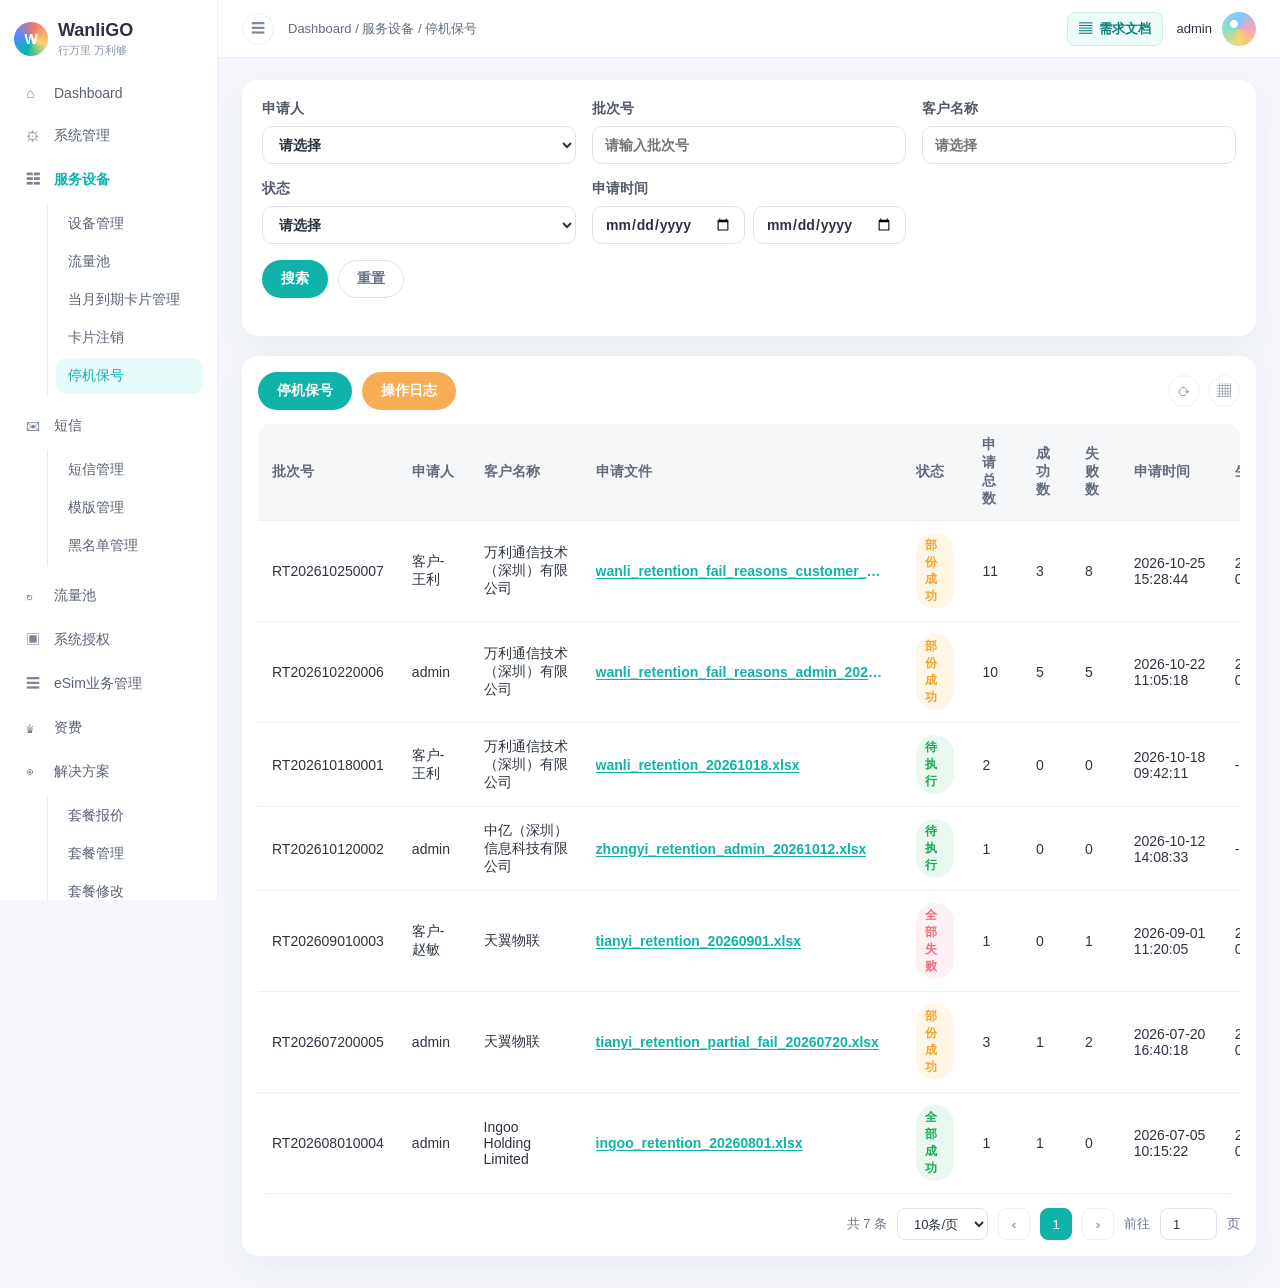
<file: index.html>
<!DOCTYPE html>
<html lang="zh-CN">
<head>
  <meta charset="UTF-8">
  <meta name="viewport" content="width=device-width, initial-scale=1.0">
  <title>WanliGO - 短信模块</title>
  <link rel="stylesheet" href="css/styles.css?v=20261117-package-sms-ui">
</head>
<body>
  <div class="app-shell">
    <aside class="sidebar">
      <div class="brand">
        <div class="brand-mark">W</div>
        <div>
          <strong>WanliGO</strong>
          <span>行万里 万利够</span>
        </div>
      </div>
      <nav class="nav">
        <button class="nav-item"><span>⌂</span>Dashboard</button>
        <button class="nav-item"><span>⚙</span>系统管理</button>
        <button class="nav-item active parent" id="deviceParent"><span>☷</span>服务设备</button>
        <div class="submenu">
          <button class="submenu-item" data-module="device">设备管理</button>
          <button class="submenu-item" data-module="dataPool">流量池</button>
          <button class="submenu-item" data-module="monthlyExpiringCards">当月到期卡片管理</button>
          <button class="submenu-item" data-module="cardCancel">卡片注销</button>
          <button class="submenu-item active" data-module="retention">停机保号</button>
        </div>
        <button class="nav-item parent" id="smsParent"><span>✉</span>短信</button>
        <div class="submenu">
          <button class="submenu-item" data-module="sms">短信管理</button>
          <button class="submenu-item" data-module="template">模版管理</button>
          <button class="submenu-item" data-module="blacklist">黑名单管理</button>
        </div>
        <button class="nav-item"><span>↻</span>流量池</button>
        <button class="nav-item"><span>▣</span>系统授权</button>
        <button class="nav-item"><span>☰</span>eSim业务管理</button>
        <button class="nav-item"><span>♛</span>资费</button>
        <button class="nav-item parent" id="solutionParent"><span>◉</span>解决方案</button>
        <div class="submenu">
          <button class="submenu-item" data-module="packageQuote">套餐报价</button>
          <button class="submenu-item" data-module="package">套餐管理</button>
          <button class="submenu-item" data-module="packageModify">套餐修改</button>
          <button class="submenu-item" data-module="packageRenewal">套餐续订</button>
          <button class="submenu-item" data-module="packageRenewalAudit">套餐续订审核</button>
          <button class="submenu-item" data-module="packageRemainingQuota">套餐剩余用量</button>
        </div>
        <button class="nav-item"><span>▤</span>订单</button>
        <button class="nav-item parent" id="billParent"><span>▥</span>账单</button>
        <div class="submenu">
          <button class="submenu-item" data-module="monthlyBill">月账单</button>
        </div>
      </nav>
    </aside>

    <main class="main">
      <header class="topbar">
        <button class="menu-toggle" aria-label="收起导航">☰</button>
        <div class="breadcrumb" id="breadcrumb">Dashboard / 短信 / 短信管理</div>
        <button type="button" class="prototype-docs-btn" id="prototypeDocsBtn"><span>▤</span>需求文档</button>
        <div class="profile">
          <span>admin</span>
          <div class="avatar"></div>
        </div>
      </header>

      <section class="content">
        <section class="card filter-card" id="filterCard"></section>
        <div id="poolHistoryPanels" class="pool-history-panels" hidden></div>

        <section class="card table-card">
          <div class="table-toolbar">
            <div class="toolbar-actions" id="toolbarActions"></div>
            <div class="table-tools">
              <button class="icon-btn" id="refreshBtn" title="刷新">⟳</button>
              <button class="icon-btn" id="densityBtn" title="密度">▦</button>
            </div>
          </div>
          <div class="sms-stats-row" id="smsStatsRow"></div>
          <div class="table-wrap">
            <table>
              <thead id="tableHead"></thead>
              <tbody id="tableBody"></tbody>
            </table>
          </div>
          <div class="pagination" id="pagination"></div>
        </section>
      </section>
    </main>
  </div>

  <div class="modal-layer" id="modalLayer" aria-hidden="true"></div>

  <!-- 需求文档 meta 格式：YYYY-MM-DD HH:mm:ss 更新 · 作者；新增/替换文档时须带时分秒 -->
  <template id="prototypeDocsModalTemplate">
    <div class="modal prototype-docs-modal">
      <button class="modal-close" data-close-modal>×</button>
      <h2>需求文档</h2>
      <div class="prototype-docs-split">
        <nav class="prototype-doc-nav" aria-label="需求状态">
          <button type="button" class="prototype-doc-nav-item is-active" data-doc-status="current">
            <span class="prototype-doc-nav-main">当前需求</span>
            <span class="prototype-doc-nav-count">3</span>
          </button>
          <button type="button" class="prototype-doc-nav-item" data-doc-status="archive">
            <span class="prototype-doc-nav-main">历史归档</span>
            <span class="prototype-doc-nav-count">3</span>
          </button>
        </nav>
        <div class="prototype-doc-panels">
          <div class="prototype-doc-groups is-active" data-doc-panel="current">
            <section class="prototype-doc-group is-high is-open" data-doc-group>
              <button type="button" class="prototype-doc-group-head">
                <span class="prototype-doc-caret">▼</span>
                <span class="prototype-doc-batch">流量池</span>
                <span class="priority-badge is-high">高优先级</span>
                <span class="prototype-doc-count">(4 份文档)</span>
              </button>
              <div class="prototype-doc-list">
                <a class="prototype-doc-item" href="./Published/流量池_PRD.pdf?v=20261030-1047" target="_blank" rel="noopener">
                  <span class="prototype-doc-icon">PDF</span>
                  <span class="prototype-doc-text">
                    <span class="prototype-doc-name">流量池_PRD</span>
                    <span class="prototype-doc-meta">2026-10-30 10:47:25 更新 · Patrick</span>
                  </span>
                  <span class="prototype-doc-open">↗</span>
                </a>
                <a class="prototype-doc-item" href="./Published/月固定流量池_PRD.pdf?v=20261116-1105" target="_blank" rel="noopener">
                  <span class="prototype-doc-icon">PDF</span>
                  <span class="prototype-doc-text">
                    <span class="prototype-doc-name">月固定流量池_PRD</span>
                    <span class="prototype-doc-meta">2026-11-16 11:05:24 更新 · V1.0 · Patrick</span>
                  </span>
                  <span class="prototype-doc-open">↗</span>
                </a>
                <a class="prototype-doc-item" href="./Published/流量池月账单_PRD.pdf" target="_blank" rel="noopener">
                  <span class="prototype-doc-icon">PDF</span>
                  <span class="prototype-doc-text">
                    <span class="prototype-doc-name">流量池月账单_PRD</span>
                    <span class="prototype-doc-meta">2026-10-16 17:16:37 更新 · Patrick</span>
                  </span>
                  <span class="prototype-doc-open">↗</span>
                </a>
                <a class="prototype-doc-item" href="./Published/流量池_状态流转.png" target="_blank" rel="noopener">
                  <span class="prototype-doc-icon is-img">PNG</span>
                  <span class="prototype-doc-text">
                    <span class="prototype-doc-name">流量池_状态流转</span>
                    <span class="prototype-doc-meta">2026-10-16 18:20:18 更新 · Patrick</span>
                  </span>
                  <span class="prototype-doc-open">↗</span>
                </a>
              </div>
            </section>
            <section class="prototype-doc-group is-medium" data-doc-group>
              <button type="button" class="prototype-doc-group-head">
                <span class="prototype-doc-caret">▼</span>
                <span class="prototype-doc-batch">停机保号</span>
                <span class="priority-badge is-medium">中优先级</span>
                <span class="prototype-doc-count">(1 份文档)</span>
              </button>
              <div class="prototype-doc-list">
                <a class="prototype-doc-item" href="./Published/停机保号_PRD.pdf?v=20261112-1525" target="_blank" rel="noopener">
                  <span class="prototype-doc-icon">PDF</span>
                  <span class="prototype-doc-text">
                    <span class="prototype-doc-name">停机保号_PRD</span>
                    <span class="prototype-doc-meta">2026-11-12 15:25:19 更新 · Patrick</span>
                  </span>
                  <span class="prototype-doc-open">↗</span>
                </a>
              </div>
            </section>
            <section class="prototype-doc-group is-medium" data-doc-group>
              <button type="button" class="prototype-doc-group-head">
                <span class="prototype-doc-caret">▼</span>
                <span class="prototype-doc-batch">短信优化</span>
                <span class="priority-badge is-medium">中优先级</span>
                <span class="prototype-doc-count">(1 份文档)</span>
              </button>
              <div class="prototype-doc-list">
                <a class="prototype-doc-item" href="./Published/短信优化_PRD.pdf?v=20261118-1047" target="_blank" rel="noopener">
                  <span class="prototype-doc-icon">PDF</span>
                  <span class="prototype-doc-text">
                    <span class="prototype-doc-name">短信优化_PRD</span>
                    <span class="prototype-doc-meta">2026-11-18 10:47:09 更新 · V1.0 · Patrick</span>
                  </span>
                  <span class="prototype-doc-open">↗</span>
                </a>
              </div>
            </section>
            <section class="prototype-doc-group is-medium" data-doc-group>
              <button type="button" class="prototype-doc-group-head">
                <span class="prototype-doc-caret">▼</span>
                <span class="prototype-doc-batch">当月到期卡片优化</span>
                <span class="priority-badge is-medium">中优先级</span>
                <span class="prototype-doc-count">(1 份文档)</span>
              </button>
              <div class="prototype-doc-list">
                <a class="prototype-doc-item" href="./Published/当月到期卡片_PRD.pdf?v=20261118-0951" target="_blank" rel="noopener">
                  <span class="prototype-doc-icon">PDF</span>
                  <span class="prototype-doc-text">
                    <span class="prototype-doc-name">当月到期卡片_PRD</span>
                    <span class="prototype-doc-meta">2026-11-18 09:51:00 更新 · V1.0 · Patrick</span>
                  </span>
                  <span class="prototype-doc-open">↗</span>
                </a>
              </div>
            </section>
          </div>
          <div class="prototype-doc-groups" data-doc-panel="archive">
            <section class="prototype-doc-group is-high is-open" data-doc-group>
              <button type="button" class="prototype-doc-group-head">
                <span class="prototype-doc-caret">▼</span>
                <span class="prototype-doc-batch">卡片注销</span>
                <span class="priority-badge is-high">高优先级</span>
                <span class="prototype-doc-count">(1 份文档)</span>
              </button>
              <div class="prototype-doc-list">
                <a class="prototype-doc-item" href="./Published/卡片注销_PRD_V1.2.pdf?v=20261028-1543" target="_blank" rel="noopener">
                  <span class="prototype-doc-icon">PDF</span>
                  <span class="prototype-doc-text">
                    <span class="prototype-doc-name">卡片注销_PRD_V1.2</span>
                    <span class="prototype-doc-meta">2026-10-28 15:43:29 更新 · V1.2 · Patrick</span>
                  </span>
                  <span class="prototype-doc-open">↗</span>
                </a>
              </div>
            </section>
            <section class="prototype-doc-group is-high" data-doc-group>
              <button type="button" class="prototype-doc-group-head">
                <span class="prototype-doc-caret">▼</span>
                <span class="prototype-doc-batch">设备管理批量操作</span>
                <span class="priority-badge is-high">高优先级</span>
                <span class="prototype-doc-count">(1 份文档)</span>
              </button>
              <div class="prototype-doc-list">
                <a class="prototype-doc-item" href="./Published/复机停机超量_PRD.pdf?v=20261023-1508" target="_blank" rel="noopener">
                  <span class="prototype-doc-icon">PDF</span>
                  <span class="prototype-doc-text">
                    <span class="prototype-doc-name">复机停机超量_PRD</span>
                    <span class="prototype-doc-meta">2026-10-23 15:08:40 更新 · Patrick</span>
                  </span>
                  <span class="prototype-doc-open">↗</span>
                </a>
              </div>
            </section>
            <section class="prototype-doc-group" data-doc-group>
              <button type="button" class="prototype-doc-group-head">
                <span class="prototype-doc-caret">▼</span>
                <span class="prototype-doc-batch">套餐修改与续订</span>
                <span class="priority-badge is-low">低优先级</span>
                <span class="prototype-doc-count">(3 份文档)</span>
              </button>
              <div class="prototype-doc-list">
                <a class="prototype-doc-item" href="./Published/套餐修改_PRD.pdf" target="_blank" rel="noopener">
                  <span class="prototype-doc-icon">PDF</span>
                  <span class="prototype-doc-text">
                    <span class="prototype-doc-name">套餐修改_PRD</span>
                    <span class="prototype-doc-meta">2026-08-27 14:54:17 更新 · Patrick</span>
                  </span>
                  <span class="prototype-doc-open">↗</span>
                </a>
                <a class="prototype-doc-item" href="./Published/套餐续订及套餐续订审核_PRD.pdf" target="_blank" rel="noopener">
                  <span class="prototype-doc-icon">PDF</span>
                  <span class="prototype-doc-text">
                    <span class="prototype-doc-name">套餐续订及套餐续订审核_PRD</span>
                    <span class="prototype-doc-meta">2026-09-01 16:46:27 更新 · Patrick</span>
                  </span>
                  <span class="prototype-doc-open">↗</span>
                </a>
                <a class="prototype-doc-item" href="./Published/套餐修改与续订_补充文档.pdf" target="_blank" rel="noopener">
                  <span class="prototype-doc-icon">PDF</span>
                  <span class="prototype-doc-text">
                    <span class="prototype-doc-name">套餐修改与续订_补充文档</span>
                    <span class="prototype-doc-meta">2026-09-07 13:42:15 更新 · Patrick</span>
                  </span>
                  <span class="prototype-doc-open">↗</span>
                </a>
              </div>
            </section>
            <section class="prototype-doc-group is-high" data-doc-group>
              <button type="button" class="prototype-doc-group-head">
                <span class="prototype-doc-caret">▼</span>
                <span class="prototype-doc-batch">优化</span>
                <span class="priority-badge is-high">高优先级</span>
                <span class="prototype-doc-count">(1 份文档)</span>
              </button>
              <div class="prototype-doc-list">
                <a class="prototype-doc-item" href="./Published/套餐修改与续订_优化需求.pdf?v=20261023-1511" target="_blank" rel="noopener">
                  <span class="prototype-doc-icon">PDF</span>
                  <span class="prototype-doc-text">
                    <span class="prototype-doc-name">套餐修改与续订_优化需求</span>
                    <span class="prototype-doc-meta">2026-10-23 15:11:17 更新 · V1.2 · Patrick</span>
                  </span>
                  <span class="prototype-doc-open">↗</span>
                </a>
              </div>
            </section>
          </div>
        </div>
      </div>
      <div class="modal-actions">
        <button type="button" class="btn ghost" data-close-modal>关闭</button>
      </div>
    </div>
  </template>

  <template id="smsSendModalTemplate">
    <div class="modal modal-lg">
      <button class="modal-close" data-close-modal>×</button>
      <h2>发送短信</h2>
      <div class="send-tabs">
        <button type="button" class="send-tab active" data-send-tab="single">单次发送</button>
        <button type="button" class="send-tab" data-send-tab="batch">批量发送</button>
      </div>
      <form id="smsSendForm" class="form-stack">
        <label class="field single-only">
          <span>ICCID</span>
          <input type="text" name="iccid" maxlength="20" placeholder="请输入ICCID">
        </label>
        <label class="field">
          <span>选择模版</span>
          <select name="templateId" id="smsTemplateSelect">
            <option value="">请选择短信模版</option>
          </select>
        </label>
        <label class="field">
          <span>短信内容</span>
          <textarea name="content" maxlength="140" rows="5" placeholder="请输入短信内容"></textarea>
          <em class="counter">0/140</em>
        </label>
        <div class="field batch-only">
          <span class="label-row">
            <span>上传文件</span>
            <em class="field-hint">最多 5000 条 / 批次</em>
          </span>
          <label class="upload-box">
            <input type="file" name="batchFile" accept=".xls,.xlsx">
            <span class="upload-icon">☁</span>
            <strong>将批量文件拖放或点击浏览上传</strong>
          </label>
          <p class="upload-tip">请上传大小不超过 <b>5MB</b>，格式为 <b>xls、xlsx</b> 的文件。<button type="button" class="link-btn strong" id="downloadBatchTemplate">下载模版</button></p>
        </div>
        <div class="modal-actions">
          <button type="submit" class="btn primary">确定</button>
          <button type="button" class="btn ghost" data-close-modal>取消</button>
        </div>
      </form>
    </div>
  </template>

  <template id="packageModifyModalTemplate">
    <div class="modal modal-lg">
      <button class="modal-close" data-close-modal>×</button>
      <h2>修改</h2>
      <div class="send-tabs">
        <button type="button" class="send-tab active" data-package-modify-tab="single">单卡修改</button>
        <button type="button" class="send-tab" data-package-modify-tab="batch">批量修改</button>
      </div>
      <form id="packageModifyForm" class="form-stack">
        <div class="package-modify-single-panel">
          <label class="field">
            <span>ICCID</span>
            <input type="text" name="iccid" maxlength="20" placeholder="请输入ICCID">
          </label>
          <div class="iccid-lookup-result" id="iccidLookupResult">
            <div class="iccid-lookup-empty">输入 ICCID 查询对应客户及原套餐信息</div>
          </div>
          <label class="field">
            <span>新套餐类型</span>
            <select name="newPackageType" id="newPackageTypeSelect">
              <option value="">请选择</option>
              <option value="Direct Pre-Pay">Direct Pre-Pay</option>
              <option value="Monthly PAYG">Monthly PAYG</option>
              <option value="Monthly Fixed">Monthly Fixed</option>
            </select>
          </label>
          <label class="field">
            <span>新套餐名称</span>
            <select name="newPackageName" id="newPackageNameSelect">
              <option value="">请选择</option>
            </select>
          </label>
          <label class="field">
            <span>新套餐生效时间</span>
            <input type="date" name="newPackageEffectiveDate" id="newPackageEffectiveDateInput" required>
          </label>
        </div>
        <div class="package-modify-batch-panel">
          <label class="field">
            <span>客户名称</span>
            <select name="customerName" id="batchCustomerSelect">
              <option value="">请选择</option>
            </select>
          </label>
          <label class="field">
            <span>新套餐类型</span>
            <select name="batchNewPackageType" id="batchNewPackageTypeSelect">
              <option value="">请选择</option>
              <option value="Direct Pre-Pay">Direct Pre-Pay</option>
              <option value="Monthly PAYG">Monthly PAYG</option>
              <option value="Monthly Fixed">Monthly Fixed</option>
            </select>
          </label>
          <label class="field">
            <span>新套餐名称</span>
            <select name="batchNewPackageName" id="batchNewPackageNameSelect">
              <option value="">请选择</option>
            </select>
          </label>
          <label class="field">
            <span>新套餐生效时间</span>
            <input type="date" name="batchNewPackageEffectiveDate" id="batchNewPackageEffectiveDateInput" required>
          </label>
          <div class="field">
            <span>上传文件</span>
            <label class="upload-box">
              <input type="file" name="batchFile" accept=".xls,.xlsx">
              <span class="upload-icon">☁</span>
              <strong>将批量文件拖放或点击浏览上传</strong>
            </label>
            <p class="upload-tip">请上传大小不超过 <b>5MB</b>，格式为 <b>xls、xlsx</b> 的文件。<button type="button" class="link-btn strong" id="downloadPackageModifyTemplate">下载模版</button></p>
          </div>
        </div>
        <div class="modal-actions">
          <button type="submit" class="btn primary">确定</button>
          <button type="button" class="btn ghost" data-close-modal>取消</button>
        </div>
      </form>
    </div>
  </template>

  <template id="packageModifyDetailModalTemplate">
    <div class="modal modal-xxl package-modify-detail-modal">
      <button class="modal-close" data-close-modal>×</button>
      <h2>修改详情</h2>
      <form id="packageModifyDetailModalFilter" class="filter-grid package-modify-detail-modal-filter">
        <label class="field">
          <span>修改人</span>
          <select name="modifier">
            <option value="">请选择</option>
            <option value="张三">张三</option>
            <option value="李四">李四</option>
            <option value="王五">王五</option>
            <option value="赵六">赵六</option>
          </select>
        </label>
        <label class="field">
          <span>批次号</span>
          <input type="text" name="batchNo" placeholder="请输入批次号">
        </label>
        <label class="field">
          <span>ICCID</span>
          <input type="text" name="iccid" placeholder="请输入ICCID">
        </label>
        <label class="field">
          <span>状态</span>
          <select name="status">
            <option value="">请选择</option>
            <option value="待执行">待执行</option>
            <option value="已执行">已执行</option>
          </select>
        </label>
        <label class="field">
          <span>客户名称</span>
          <input type="text" name="customerName" list="packageModifyDetailCustomers" placeholder="请选择">
          <datalist id="packageModifyDetailCustomers"></datalist>
        </label>
        <label class="field">
          <span>时间范围</span>
          <div class="range-row">
            <input type="date" name="startDate">
            <input type="date" name="endDate">
          </div>
        </label>
        <div class="filter-actions">
          <button type="submit" class="btn primary">搜索</button>
          <button type="button" class="btn ghost" id="resetPackageModifyDetailModal">重置</button>
        </div>
      </form>
      <div class="table-toolbar modal-table-toolbar">
        <div class="toolbar-actions">
          <button type="button" class="btn export" id="exportPackageModifyDetailModal">导出</button>
        </div>
      </div>
      <div class="table-wrap compact">
        <table>
          <thead>
            <tr>
              <th><input type="checkbox" class="checkbox" id="packageModifyDetailModalCheckAll"></th>
              <th>ICCID</th>
              <th>批次号</th>
              <th>修改人</th>
              <th>客户名称</th>
              <th>原套餐类型</th>
              <th>原套餐名称</th>
              <th>新套餐类型</th>
              <th>新套餐名称</th>
              <th>状态</th>
              <th>执行完成时间</th>
            </tr>
          </thead>
          <tbody id="packageModifyDetailModalBody"></tbody>
        </table>
      </div>
      <div class="pagination" id="packageModifyDetailModalPagination"></div>
      <div class="modal-actions">
        <button type="button" class="btn ghost" data-close-modal>关闭</button>
      </div>
    </div>
  </template>

  <template id="packageRenewalModalTemplate">
    <div class="modal modal-lg">
      <button class="modal-close" data-close-modal>×</button>
      <h2>续订</h2>
      <div class="send-tabs">
        <button type="button" class="send-tab active" data-renewal-tab="single">单卡续订</button>
        <button type="button" class="send-tab" data-renewal-tab="batch">批量续订</button>
      </div>
      <form id="packageRenewalForm" class="form-stack">
        <div class="package-renewal-single-panel">
          <label class="field">
            <span>ICCID</span>
            <input type="text" name="iccid" maxlength="20" placeholder="请输入ICCID">
          </label>
          <div class="iccid-lookup-result" id="renewalLookupResult">
            <div class="iccid-lookup-empty">输入 ICCID 后点击别处即可查询当前套餐信息</div>
          </div>
          <label class="field">
            <span>新套餐名称</span>
            <select name="newPackageName" id="renewalNewPackageNameSelect">
              <option value="">请选择</option>
            </select>
          </label>
        </div>
        <div class="package-renewal-batch-panel">
          <label class="field">
            <span>客户名称</span>
            <select name="customerName" id="renewalCustomerSelect">
              <option value="">请选择</option>
            </select>
          </label>
          <label class="field">
            <span>新套餐名称</span>
            <select name="batchNewPackageName" id="renewalBatchNewPackageNameSelect">
              <option value="">请选择</option>
            </select>
          </label>
          <div class="field">
            <span>上传文件</span>
            <label class="upload-box">
              <input type="file" name="batchFile" accept=".xls,.xlsx">
              <span class="upload-icon">☁</span>
              <strong>将批量文件拖放或点击浏览上传</strong>
            </label>
            <p class="upload-tip">请上传大小不超过 <b>5MB</b>，格式为 <b>xls、xlsx</b> 的文件。</p>
          </div>
        </div>
        <div class="modal-actions">
          <button type="submit" class="btn primary">确定</button>
          <button type="button" class="btn ghost" data-close-modal>取消</button>
        </div>
      </form>
    </div>
  </template>

  <template id="packageRenewalLogModalTemplate">
    <div class="modal modal-xxl package-renewal-log-modal">
      <button class="modal-close" data-close-modal>×</button>
      <h2>续订日志</h2>
      <form id="packageRenewalLogFilter" class="filter-grid package-renewal-log-filter">
        <label class="field"><span>申请人</span><select name="operator"><option value="">请选择</option><option value="张三">张三</option><option value="李四">李四</option><option value="王五">王五</option><option value="赵六">赵六</option></select></label>
        <label class="field"><span>类型</span><select name="type"><option value="">请选择</option><option value="单卡">单卡</option><option value="批量">批量</option></select></label>
        <label class="field"><span>批次号</span><input type="text" name="batchNo" placeholder="请输入批次号"></label>
        <label class="field"><span>ICCID</span><input type="text" name="iccid" placeholder="请输入ICCID"></label>
        <label class="field"><span>客户名称</span><input type="text" name="customerName" list="renewalLogCustomerOptions" placeholder="请选择"><datalist id="renewalLogCustomerOptions"></datalist></label>
        <label class="field"><span>续订申请时间</span><div class="range-row"><input type="date" name="startDate"><input type="date" name="endDate"></div></label>
        <label class="field"><span>续订结果</span><select name="result"><option value="">请选择</option><option value="待审核">待审核</option><option value="已通过">已通过</option><option value="已驳回">已驳回</option><option value="全部成功">全部成功</option><option value="部份成功">部份成功</option><option value="失败">失败</option></select></label>
        <div class="filter-actions"><button type="submit" class="btn primary">搜索</button><button type="button" class="btn ghost" id="resetPackageRenewalLog">重置</button></div>
      </form>
      <div class="table-wrap compact">
        <table>
          <thead><tr><th><input type="checkbox" class="checkbox"></th><th>批次号</th><th>申请人</th><th>类型</th><th>客户名称</th><th>当前套餐名称</th><th>新套餐名称</th><th>续订总数</th><th>成功数量</th><th>失败数量</th><th>续订结果</th><th>失败原因</th><th>续订申请时间</th><th>续订审核时间</th><th>审核人</th></tr></thead>
          <tbody id="packageRenewalLogBody"></tbody>
        </table>
      </div>
      <div class="pagination" id="packageRenewalLogPagination"></div>
      <div class="modal-actions"><button type="button" class="btn ghost" data-close-modal>关闭</button></div>
    </div>
  </template>

  <template id="packageRenewalRejectModalTemplate">
    <div class="modal modal-lg">
      <button class="modal-close" data-close-modal>×</button>
      <h2>填写驳回原因</h2>
      <form id="packageRenewalRejectForm" class="form-stack">
        <label class="field">
          <span>驳回原因</span>
          <input type="text" name="rejectReason" maxlength="100" placeholder="请输入驳回原因" required>
        </label>
        <div class="modal-actions">
          <button type="submit" class="btn primary">确定</button>
          <button type="button" class="btn ghost" data-close-modal>取消</button>
        </div>
      </form>
    </div>
  </template>

  <template id="packageRenewalRecordModalTemplate">
    <div class="modal modal-lg package-renewal-record-modal">
      <button class="modal-close" data-close-modal>×</button>
      <h2>续订记录</h2>
      <div class="iccid-lookup-card renewal-record-summary">
        <div class="iccid-lookup-item"><span>ICCID</span><strong id="renewalRecordIccid"></strong></div>
        <div class="iccid-lookup-item"><span>客户名称</span><strong id="renewalRecordCustomerName"></strong></div>
      </div>
      <div class="table-wrap compact">
        <table>
          <thead>
            <tr>
              <th>续订执行时间</th>
              <th>续订结果</th>
              <th>续订前套餐名称</th>
              <th>续订后套餐名称</th>
              <th>续订后套餐周期(月)</th>
              <th>续订后套餐到期时间</th>
            </tr>
          </thead>
          <tbody id="packageRenewalRecordBody"></tbody>
        </table>
      </div>
      <div class="modal-actions"><button type="button" class="btn ghost" data-close-modal>关闭</button></div>
    </div>
  </template>

  <template id="smsUrlConfigTemplate">
    <div class="modal modal-lg">
      <button class="modal-close" data-close-modal>×</button>
      <h2>配置URL</h2>
      <form id="smsUrlConfigForm" class="form-stack">
        <div class="url-config-panel">
          <label class="field">
            <span>地址</span>
            <input type="text" name="receiptUrl" placeholder="请输入地址">
          </label>
          <label class="field">
            <span>用户名</span>
            <input type="text" name="receiptUsername" placeholder="请输入用户名">
          </label>
          <label class="field">
            <span>密码</span>
            <input type="password" name="receiptPassword" placeholder="请输入密码">
          </label>
          <label class="field field-checkbox">
            <input type="checkbox" name="receiptEnabled" class="checkbox">
            <span>勾选后开启回执推送</span>
          </label>
        </div>
        <div class="modal-actions">
          <button type="submit" class="btn primary">确定</button>
          <button type="button" class="btn ghost" data-close-modal>取消</button>
        </div>
      </form>
    </div>
  </template>

  <template id="templatePickerTemplate">
    <div class="modal modal-xl">
      <button class="modal-close" data-close-modal>×</button>
      <h2>选择短信模版</h2>
      <p class="modal-desc">仅可选择启用状态的短信模版。</p>
      <div class="table-wrap compact">
        <table>
          <thead>
            <tr>
              <th>选择</th>
              <th>模版名称</th>
              <th>模版内容</th>
              <th>状态</th>
            </tr>
          </thead>
          <tbody id="templatePickerBody"></tbody>
        </table>
      </div>
      <div class="modal-actions">
        <button type="button" class="btn primary" id="confirmTemplatePick">确定</button>
        <button type="button" class="btn ghost" data-close-modal>取消</button>
      </div>
    </div>
  </template>

  <template id="templateFormTemplate">
    <div class="modal modal-lg">
      <button class="modal-close" data-close-modal>×</button>
      <h2 id="templateFormTitle">新建模版</h2>
      <form id="templateForm" class="form-stack">
        <label class="field">
          <span>模版名称</span>
          <input type="text" name="name" placeholder="请输入模版名称" required>
        </label>
        <label class="field">
          <span>模版内容</span>
          <textarea name="content" maxlength="140" rows="5" placeholder="请输入模版内容" required></textarea>
          <em class="counter">0/140</em>
        </label>
        <label class="field">
          <span>状态</span>
          <select name="status">
            <option value="启用">启用</option>
            <option value="禁用">禁用</option>
          </select>
        </label>
        <div class="modal-actions">
          <button type="submit" class="btn primary">确定</button>
          <button type="button" class="btn ghost" data-close-modal>取消</button>
        </div>
      </form>
    </div>
  </template>

  <template id="blacklistFormTemplate">
    <div class="modal modal-lg">
      <button class="modal-close" data-close-modal>×</button>
      <h2 id="blacklistFormTitle">新增黑名单</h2>
      <div class="send-tabs blacklist-tabs">
        <button type="button" class="send-tab active" data-blacklist-tab="single">新增黑名单</button>
        <button type="button" class="send-tab" data-blacklist-tab="batch">批量新增</button>
      </div>
      <form id="blacklistForm" class="form-stack">
        <div class="blacklist-single-panel">
          <label class="field">
            <span>ICCID</span>
            <input type="text" name="iccid" maxlength="20" placeholder="请输入ICCID">
          </label>
          <label class="field">
            <span>拉黑原因</span>
            <input type="text" name="reason" placeholder="请输入拉黑原因">
          </label>
        </div>
        <div class="blacklist-batch-panel">
          <div class="field">
            <span>上传文件</span>
            <label class="upload-box">
              <input type="file" name="batchFile" accept=".xls,.xlsx">
              <span class="upload-icon">☁</span>
              <strong>将批量文件拖放或点击浏览上传</strong>
            </label>
            <p class="upload-tip">请上传大小不超过 <b>5MB</b>，格式为 <b>xls、xlsx</b> 的文件。<button type="button" class="link-btn strong" id="downloadBlacklistTemplate">下载模版</button></p>
          </div>
        </div>
        <div class="modal-actions">
          <button type="submit" class="btn primary">确定</button>
          <button type="button" class="btn ghost" data-close-modal>取消</button>
        </div>
      </form>
    </div>
  </template>

  <template id="dataPoolImportModalTemplate">
    <div class="modal modal-lg">
      <button class="modal-close" data-close-modal>×</button>
      <h2>池内设备移除</h2>
      <form id="dataPoolImportForm" class="form-stack">
        <div class="field">
          <span>上传文件</span>
          <label class="upload-box">
            <input type="file" name="outFile" accept=".xls,.xlsx">
            <span class="upload-icon">☁</span>
            <strong>将批量文件拖放或点击浏览上传</strong>
          </label>
          <p class="upload-tip">请上传大小不超过 <b>5MB</b>，格式为 <b>xls、xlsx</b> 的文件。<button type="button" class="link-btn strong" id="downloadPoolImportOutTemplate">下载模版</button></p>
        </div>
        <div class="modal-actions">
          <button type="submit" class="btn primary">确定</button>
          <button type="button" class="btn ghost" data-close-modal>取消</button>
        </div>
      </form>
    </div>
  </template>

  <template id="dataPoolRenewalModalTemplate">
    <div class="modal modal-lg">
      <button class="modal-close" data-close-modal>×</button>
      <h2>续订</h2>
      <form id="dataPoolRenewalForm" class="form-stack">
        <label class="field">
          <span>流量池名称</span>
          <input type="text" name="poolName" disabled>
        </label>
        <label class="field">
          <span>客户名称</span>
          <input type="text" name="customerName" disabled>
        </label>
        <div class="pool-renewal-shared-panel">
          <label class="field">
            <span>新套餐名称</span>
            <input type="text" name="packageName" disabled>
          </label>
          <div class="field">
            <span>上传文件</span>
            <label class="upload-box">
              <input type="file" name="batchFile" accept=".xls,.xlsx">
              <span class="upload-icon">☁</span>
              <strong>将批量文件拖放或点击浏览上传</strong>
            </label>
            <p class="upload-tip">请上传大小不超过 <b>5MB</b>，格式为 <b>xls、xlsx</b> 的文件。</p>
          </div>
        </div>
        <div class="pool-renewal-prepaid-panel" hidden>
          <label class="field">
            <span>流量池容量</span>
            <div class="data-pool-split split-unit">
              <input type="text" name="capacity" placeholder="请输入流量池容量">
              <select name="capacityUnit">
                <option value="MB">MB</option>
                <option value="GB" selected>GB</option>
                <option value="TB">TB</option>
              </select>
            </div>
          </label>
          <label class="field monthly-fixed-renewal-field" hidden>
            <span>池容量费用</span>
            <div class="data-pool-split split-currency">
              <select name="poolCapacityFeeCurrency">
                <option value="">请选择</option>
              </select>
              <input type="text" name="poolCapacityFee" placeholder="请输入池容量费用">
            </div>
          </label>
          <label class="field monthly-fixed-renewal-field" hidden>
            <span>池卡月费</span>
            <div class="data-pool-split split-currency">
              <select name="poolCardMonthlyFeeCurrency">
                <option value="">请选择</option>
              </select>
              <input type="text" name="poolCardMonthlyFee" placeholder="请输入池卡月费">
            </div>
          </label>
          <label class="field">
            <span>合约时长</span>
            <div class="data-pool-split split-unit">
              <input type="number" name="validMonths" min="1" value="24">
              <span class="split-suffix">个月</span>
            </div>
          </label>
        </div>
        <div class="modal-actions">
          <button type="submit" class="btn primary">确定</button>
          <button type="button" class="btn ghost" data-close-modal>取消</button>
        </div>
      </form>
    </div>
  </template>

  <template id="confirmTemplate">
    <div class="modal modal-sm">
      <h2 id="confirmTitle">确认操作</h2>
      <p id="confirmMessage" class="confirm-message"></p>
      <div class="modal-actions">
        <button type="button" class="btn danger" id="confirmOk">确定</button>
        <button type="button" class="btn ghost" data-close-modal>取消</button>
      </div>
    </div>
  </template>

  <template id="dataPoolFormTemplate">
    <div class="modal modal-xl data-pool-modal">
      <button class="modal-close" data-close-modal>×</button>
      <h2>新增流量池</h2>
      <form id="dataPoolForm" class="data-pool-form" novalidate>
        <div class="data-pool-form-grid">
          <label class="data-pool-field" data-field="poolName">
            <span class="data-pool-label"><i>*</i>流量池名称</span>
            <div class="data-pool-control">
              <input type="text" name="poolName" placeholder="请输入流量池名称">
              <p class="field-error"></p>
            </div>
          </label>
          <label class="data-pool-field" data-field="customerName">
            <span class="data-pool-label"><i>*</i>客户名称</span>
            <div class="data-pool-control">
              <select name="customerName">
                <option value="">请输入客户名称</option>
              </select>
              <p class="field-error"></p>
            </div>
          </label>
          <label class="data-pool-field" data-field="poolType">
            <span class="data-pool-label"><i>*</i>流量池类型</span>
            <div class="data-pool-control">
              <select name="poolType">
                <option value="">请选择流量池类型</option>
                <option value="预购流量池">预购流量池</option>
                <option value="共享流量池">共享流量池</option>
                <option value="月固定流量池">月固定流量池</option>
              </select>
              <p class="field-error"></p>
            </div>
          </label>
          <label class="data-pool-field" data-field="packageName">
            <span class="data-pool-label"><i>*</i>关联套餐</span>
            <div class="data-pool-control">
              <select name="packageName" disabled>
                <option value="">请选择关联套餐</option>
              </select>
              <p class="field-error"></p>
            </div>
          </label>
          <label class="data-pool-field" data-field="roamingConfig" hidden>
            <span class="data-pool-label"><i>*</i>关联漫游配置</span>
            <div class="data-pool-control">
              <select name="roamingConfig">
                <option value="">请选择关联漫游配置</option>
              </select>
              <p class="field-error"></p>
            </div>
          </label>
          <label class="data-pool-field" data-field="overPoolPrice">
            <span class="data-pool-label"><i>*</i>超池价格</span>
            <div class="data-pool-control">
              <div class="data-pool-split split-currency">
                <select name="overPoolCurrency">
                  <option value="">请选择</option>
                </select>
                <input type="text" name="overPoolPrice" placeholder="请输入超池价格">
              </div>
              <p class="field-error"></p>
            </div>
          </label>
          <label class="data-pool-field" data-field="outPoolPrice">
            <span class="data-pool-label"><i>*</i>池外价格</span>
            <div class="data-pool-control">
              <div class="data-pool-split split-currency">
                <select name="outPoolCurrency">
                  <option value="">请选择</option>
                </select>
                <input type="text" name="outPoolPrice" placeholder="请输入超池价格">
              </div>
              <p class="field-error"></p>
            </div>
          </label>
          <label class="data-pool-field" data-field="capacity">
            <span class="data-pool-label"><i>*</i>流量池容量</span>
            <div class="data-pool-control">
              <div class="data-pool-split split-unit">
                <input type="text" name="capacity" placeholder="请输入流量池容量">
                <select name="capacityUnit">
                  <option value="">单位</option>
                </select>
              </div>
              <p class="field-error"></p>
            </div>
          </label>
          <label class="data-pool-field" data-field="cardCount" hidden>
            <span class="data-pool-label"><i>*</i>卡总数量</span>
            <div class="data-pool-control">
              <div class="data-pool-split split-unit">
                <input type="text" name="cardCount" placeholder="请输入卡总数量">
                <span class="split-suffix">张</span>
              </div>
              <p class="field-error"></p>
            </div>
          </label>
          <label class="data-pool-field" data-field="poolCapacityFee" hidden>
            <span class="data-pool-label"><i>*</i>池容量费用</span>
            <div class="data-pool-control">
              <div class="data-pool-split split-currency">
                <select name="poolCapacityFeeCurrency">
                  <option value="">请选择</option>
                </select>
                <input type="text" name="poolCapacityFee" placeholder="请输入池容量费用">
              </div>
              <p class="field-error"></p>
            </div>
          </label>
          <label class="data-pool-field" data-field="poolCardMonthlyFee" hidden>
            <span class="data-pool-label"><i>*</i>池卡月费</span>
            <div class="data-pool-control">
              <div class="data-pool-split split-currency">
                <select name="poolCardMonthlyFeeCurrency">
                  <option value="">请选择</option>
                </select>
                <input type="text" name="poolCardMonthlyFee" placeholder="请输入池卡月费">
              </div>
              <p class="field-error"></p>
            </div>
          </label>
          <div class="data-pool-field" data-field="status">
            <span class="data-pool-label">流量池状态</span>
            <div class="data-pool-control">
              <div class="data-pool-radios">
                <label class="data-pool-radio"><input type="radio" name="status" value="开启" checked><span>开启</span></label>
                <label class="data-pool-radio"><input type="radio" name="status" value="暂停"><span>暂停</span></label>
              </div>
            </div>
          </div>
          <div class="data-pool-field" data-field="regions" hidden>
            <span class="data-pool-label">套餐目标区域</span>
            <div class="data-pool-control">
              <div class="region-box" id="dataPoolRegionBox"></div>
            </div>
          </div>
          <label class="data-pool-field" data-field="contractMonths" hidden>
            <span class="data-pool-label">合约时长(月)</span>
            <div class="data-pool-control">
              <input type="text" name="contractMonths" placeholder="请输入合约时长" disabled>
              <p class="field-error"></p>
            </div>
          </label>
        </div>
        <section class="package-detail-block" data-field="packageDetail" hidden>
          <h3>关联套餐明细</h3>
          <div class="table-wrap compact">
            <table>
              <thead>
                <tr>
                  <th>Price Group</th>
                  <th>Country</th>
                  <th>流量单位</th>
                  <th>套餐内含量</th>
                  <th>超套单价</th>
                  <th>月租</th>
                  <th data-detail-col="idleFee">停机保号</th>
                </tr>
              </thead>
              <tbody id="dataPoolPackageDetailBody"></tbody>
            </table>
          </div>
        </section>
        <label class="data-pool-field data-pool-remark" data-field="remark">
          <span class="data-pool-label">备注</span>
          <div class="data-pool-control">
            <textarea name="remark" rows="3" placeholder="请选择套餐描述"></textarea>
          </div>
        </label>
        <div class="modal-actions">
          <button type="button" class="btn ghost" data-close-modal>取消</button>
          <button type="submit" class="btn primary">确认</button>
        </div>
      </form>
    </div>
  </template>

  <template id="packageFormTemplate">
    <div class="modal modal-xl package-form-modal">
      <button class="modal-close" data-close-modal>×</button>
      <h2>添加套餐信息</h2>
      <form id="packageForm" class="package-form">
        <label class="field">
          <span><i>*</i>客户名称</span>
          <select name="customerName" required>
            <option value="">请选择</option>
          </select>
        </label>
        <label class="field">
          <span><i>*</i>客户PID</span>
          <input type="text" name="customerPid" disabled readonly placeholder="">
        </label>
        <label class="field">
          <span>套餐类型</span>
          <select name="packageType">
            <option value="">请选择</option>
            <option value="Monthly Fixed">Monthly Fixed</option>
            <option value="Direct Pre-Pay">Direct Pre-Pay</option>
            <option value="Monthly PAYG">Monthly PAYG</option>
          </select>
        </label>
        <label class="field">
          <span>结算方式</span>
          <select name="billingMethod">
            <option value="">请选择</option>
            <option value="月结算">月结算</option>
            <option value="预付费">预付费</option>
          </select>
        </label>
        <label class="field">
          <span><i>*</i>报价编号</span>
          <select name="quoteNo" required>
            <option value="">请选择</option>
          </select>
        </label>
        <label class="field">
          <span>合约时长(月)</span>
          <input type="text" name="contractMonths" placeholder="请输入合约时长">
        </label>
        <label class="field">
          <span>实体卡 SKU</span>
          <select name="sku">
            <option value="">请选择</option>
            <option value="SIM-4G-WL">SIM-4G-WL</option>
            <option value="eSIM-4G-WL">eSIM-4G-WL</option>
          </select>
        </label>
        <label class="field">
          <span>币种(服务类)</span>
          <select name="market">
            <option value="">请选择</option>
            <option value="英国">英国</option>
            <option value="巴西">巴西</option>
          </select>
        </label>
        <label class="field">
          <span>核心网</span>
          <select name="coreNetwork">
            <option value="">请选择</option>
            <option value="WL">WL</option>
            <option value="Arqia">Arqia</option>
            <option value="Conexa">Conexa</option>
          </select>
        </label>
        <label class="field">
          <span>承载网络</span>
          <select name="bearerNetwork">
            <option value="">请选择</option>
            <option value="4G">4G</option>
            <option value="5G">5G</option>
          </select>
        </label>
        <label class="field" id="packageIdleFeeField" hidden>
          <span>停机保号</span>
          <input type="text" name="idleFeeDisplay" disabled readonly>
        </label>
        <label class="field" id="packagePriceField">
          <span>套餐价格</span>
          <div class="input-addon">
            <input type="text" name="packagePrice" placeholder="请输入价格">
            <select name="packageCurrency">
              <option value="USD">币种</option>
              <option value="CNY">CNY</option>
              <option value="GBP">GBP</option>
              <option value="BRL">BRL</option>
            </select>
          </div>
        </label>
        <label class="field" id="packageTotalField">
          <span>套餐总量</span>
          <div class="input-addon">
            <input type="text" name="packageTotal" placeholder="请输入总量">
            <select name="packageTotalUnit">
              <option value="GB">GB</option>
              <option value="MB">MB</option>
            </select>
          </div>
        </label>
        <label class="field package-sms-switch-field" id="packageSmsSwitchField">
          <span>短信开关</span>
          <div class="package-sms-control">
            <button type="button" class="package-sms-toggle is-off" id="packageSmsSwitch" aria-pressed="false" aria-label="短信开关">
              <span class="package-sms-toggle-knob"></span>
            </button>
            <span class="package-sms-state" id="packageSmsStateText">关闭</span>
          </div>
          <input type="hidden" name="smsEnabled" value="0">
        </label>
        <label class="field" id="packageFreeSmsCountField">
          <span>免费短信条数</span>
          <input type="text" name="freeSmsCount" placeholder="请输入免费短信条数">
        </label>
        <label class="field package-remark">
          <span>备注</span>
          <input type="text" name="remark" placeholder="请输入内容">
        </label>
        <div class="package-quote-preview" id="packageQuotePreview" hidden>
          <label class="field package-quote-preview-regions" id="packageQuoteRegionBlock">
            <span>套餐目标区域</span>
            <div class="package-quote-region-tags" id="packageQuoteRegionTags"></div>
          </label>
          <div class="quote-region-table-wrap" id="packageQuoteRegionTableWrap">
            <table class="quote-region-table package-quote-readonly-table">
              <thead>
                <tr>
                  <th>Price Group</th>
                  <th>Country</th>
                  <th>流量单位</th>
                  <th>套餐内含量</th>
                  <th>超套/套外单价</th>
                  <th>月租</th>
                  <th>短信价格 / 条</th>
                </tr>
              </thead>
              <tbody id="packageQuoteRegionBody"></tbody>
            </table>
          </div>
        </div>
        <div class="modal-actions package-actions">
          <button type="submit" class="btn primary">确定</button>
          <button type="button" class="btn ghost" data-close-modal>取消</button>
        </div>
      </form>
    </div>
  </template>

  <template id="dataPoolCardLogTemplate">
    <div class="modal modal-xxl data-pool-log-modal">
      <button class="modal-close" data-close-modal>×</button>
      <h2>操作日志</h2>
      <form id="dataPoolCardLogFilterForm" class="filter-grid template-log-filter">
        <label class="field">
          <span>时间范围</span>
          <div class="range-row">
            <input type="date" name="startDate">
            <input type="date" name="endDate">
          </div>
        </label>
        <label class="field">
          <span>操作人</span>
          <input type="text" name="operator" list="dataPoolLogOperatorOptions" placeholder="请选择">
          <datalist id="dataPoolLogOperatorOptions">
            <option value="admin"></option>
            <option value="ops_lily"></option>
            <option value="product_chen"></option>
          </datalist>
        </label>
        <label class="field">
          <span>操作类型</span>
          <select name="actionType">
            <option value="">请选择</option>
            <option value="入池">入池</option>
            <option value="出池">出池</option>
          </select>
        </label>
        <label class="field">
          <span>批次号</span>
          <input type="text" name="batchNo" placeholder="请输入批次号">
        </label>
        <label class="field">
          <span>结果</span>
          <select name="result">
            <option value="">请选择</option>
            <option value="部份成功">部份成功</option>
            <option value="失败">失败</option>
            <option value="成功">成功</option>
          </select>
        </label>
        <div class="filter-actions">
          <button type="submit" class="btn primary">搜索</button>
          <button type="button" class="btn ghost" id="resetDataPoolCardLogFilters">重置</button>
        </div>
      </form>
      <div class="table-wrap compact">
        <table>
          <thead>
            <tr>
              <th>批次号</th>
              <th>操作人</th>
              <th>流量池名称</th>
              <th>操作类型</th>
              <th>文件</th>
              <th>结果</th>
              <th>总数</th>
              <th>成功数</th>
              <th>失败数</th>
              <th>操作时间</th>
              <th data-pool-log-effective-at>生效时间</th>
              <th>操作</th>
            </tr>
          </thead>
          <tbody id="dataPoolCardLogBody"></tbody>
        </table>
      </div>
      <div class="pagination" id="dataPoolCardLogPagination"></div>
      <div class="modal-actions">
        <button type="button" class="btn ghost" data-close-modal>关闭</button>
      </div>
    </div>
  </template>

  <template id="dataPoolCardLogDetailTemplate">
    <div class="modal modal-lg">
      <button class="modal-close" data-close-modal>×</button>
      <h2>操作详情</h2>
      <div class="table-wrap compact">
        <table>
          <thead>
            <tr>
              <th>ICCID</th>
              <th>结果</th>
              <th>失败原因</th>
              <th data-pool-log-effective-at>生效时间</th>
            </tr>
          </thead>
          <tbody id="dataPoolCardLogDetailBody"></tbody>
        </table>
      </div>
      <div class="pagination" id="dataPoolCardLogDetailPagination"></div>
      <div class="modal-actions">
        <button type="button" class="btn export" id="dataPoolCardLogDetailExport">导出</button>
        <button type="button" class="btn ghost" data-close-modal>关闭</button>
      </div>
    </div>
  </template>

  <template id="monthlyFixedPoolStatusModalTemplate">
    <div class="modal modal-lg">
      <button class="modal-close" data-close-modal>×</button>
      <h2 id="monthlyFixedPoolStatusTitle">批量停机</h2>
      <form id="monthlyFixedPoolStatusForm" class="form-stack">
        <div class="field">
          <span>上传文件</span>
          <label class="upload-box">
            <input type="file" name="batchFile" accept=".xls,.xlsx">
            <span class="upload-icon">☁</span>
            <strong>将批量 ICCID 文件拖放或点击浏览上传</strong>
          </label>
          <p class="upload-tip">请上传大小不超过 <b>5MB</b>，格式为 <b>xls、xlsx</b> 的文件。<button type="button" class="link-btn strong" id="downloadMonthlyFixedPoolStatusTemplate">下载模版</button></p>
        </div>
        <div class="modal-actions">
          <button type="submit" class="btn primary">确定</button>
          <button type="button" class="btn ghost" data-close-modal>取消</button>
        </div>
      </form>
    </div>
  </template>

  <template id="packageQuoteFormTemplate">
    <div class="modal package-quote-modal">
      <button class="modal-close" data-close-modal>×</button>
      <h2>添加套餐报价</h2>
      <form id="packageQuoteForm" class="package-quote-form" novalidate>
        <div class="package-quote-grid">
          <label class="field" data-field="quoteNo">
            <span><i>*</i>报价编号</span>
            <input type="text" name="quoteNo" placeholder="请输入报价编号">
            <p class="field-error"></p>
          </label>
          <label class="field" data-field="packageType">
            <span><i>*</i>套餐类型</span>
            <select name="packageType">
              <option value="">请选择</option>
              <option value="Monthly PAYG">Monthly PAYG</option>
              <option value="Direct Pre-Pay">Direct Pre-Pay</option>
              <option value="Monthly Fixed">Monthly Fixed</option>
            </select>
            <p class="field-error"></p>
          </label>
          <label class="field" data-field="cardType">
            <span><i>*</i>卡类型</span>
            <select name="cardType">
              <option value="">请选择</option>
              <option value="UICC插拔">UICC插拔</option>
              <option value="eUICC插拔">eUICC插拔</option>
              <option value="MFF2">MFF2</option>
            </select>
            <p class="field-error"></p>
          </label>
          <label class="field" data-field="cardFee">
            <span><i>*</i>卡费</span>
            <input type="text" name="cardFee" placeholder="请输入卡费">
            <p class="field-error"></p>
          </label>
          <label class="field" data-field="cardCurrency">
            <span><i>*</i>卡币种</span>
            <select name="cardCurrency">
              <option value="">请选择</option>
            </select>
            <p class="field-error"></p>
          </label>
          <label class="field" data-field="remark">
            <span>备注</span>
            <input type="text" name="remark" placeholder="请输入内容">
          </label>
          <label class="field" data-field="companyName">
            <span>公司名</span>
            <input type="text" name="companyName" placeholder="请输入公司名">
          </label>
          <label class="field" data-field="serviceCurrency">
            <span><i>*</i>币种(服务类)</span>
            <select name="serviceCurrency">
              <option value="">请选择</option>
            </select>
            <p class="field-error"></p>
          </label>
          <label class="field" data-field="roamingConfig">
            <span><i>*</i>漫游配置</span>
            <select name="roamingConfig">
              <option value="">请选择</option>
            </select>
            <p class="field-error"></p>
          </label>
          <label class="field" data-field="packagePrice">
            <span><i>*</i>套餐价格</span>
            <div class="input-addon">
              <input type="text" name="packagePrice" placeholder="请输入套餐价格">
              <select name="packagePriceCurrency">
                <option value="">币种</option>
              </select>
            </div>
            <p class="field-error"></p>
          </label>
          <label class="field" data-field="packageTotal">
            <span><i>*</i>套餐总量</span>
            <div class="input-addon">
              <input type="text" name="packageTotal" placeholder="请输入套餐总量">
              <select name="packageTotalUnit">
                <option value="">单位</option>
              </select>
            </div>
            <p class="field-error"></p>
          </label>
          <label class="field" data-field="idleFee">
            <span>停机保号</span>
            <div class="input-addon">
              <input type="text" name="idleFee" placeholder="请输入停机保号费">
              <select name="idleFeeCurrency">
                <option value="">币种</option>
              </select>
            </div>
          </label>
        </div>
        <div class="quote-region-block" data-field="regions" hidden>
          <label class="field" data-field="regionSelect">
            <span><i>*</i>套餐目标区域</span>
            <div class="quote-region-select" id="quoteRegionSelect">
              <button type="button" class="quote-region-trigger" id="quoteRegionTrigger">
                <span class="quote-region-tags" id="quoteRegionTags"></span>
                <span class="quote-region-placeholder">请选择</span>
              </button>
              <div class="quote-region-menu" id="quoteRegionMenu" hidden></div>
            </div>
            <p class="field-error"></p>
          </label>
          <div class="quote-region-table-wrap">
            <table class="quote-region-table">
              <thead>
                <tr>
                  <th>Price Group</th>
                  <th>Country</th>
                  <th>流量单位</th>
                  <th>套餐内含量</th>
                  <th>超套/套外单价</th>
                  <th>月租</th>
                </tr>
              </thead>
              <tbody id="quoteRegionBody"></tbody>
            </table>
          </div>
        </div>
        <label class="field quote-copy-field" data-field="quoteCopy">
          <span><i>*</i>报价文案</span>
          <textarea name="quoteCopy" rows="5" placeholder="请输入内容"></textarea>
          <p class="field-error"></p>
        </label>
        <div class="modal-actions">
          <button type="submit" class="btn primary">确定</button>
          <button type="button" class="btn ghost" data-close-modal>取消</button>
        </div>
      </form>
    </div>
  </template>

  <template id="blacklistLogTemplate">
    <div class="modal modal-xxl">
      <button class="modal-close" data-close-modal>×</button>
      <h2>操作日志</h2>
      <form id="blacklistLogFilterForm" class="filter-grid log-filter">
        <label class="field">
          <span>类型</span>
          <select name="type">
            <option value="">请选择</option>
            <option value="单卡">单卡</option>
            <option value="批量">批量</option>
          </select>
        </label>
        <label class="field">
          <span>时间范围</span>
          <div class="range-row">
            <input type="date" name="startDate">
            <input type="date" name="endDate">
          </div>
        </label>
        <div class="filter-actions">
          <button type="submit" class="btn primary">搜索</button>
          <button type="button" class="btn ghost" id="resetBlacklistLogFilters">重置</button>
        </div>
      </form>
      <div class="table-wrap compact">
        <table>
          <thead>
            <tr>
              <th>批次号</th>
              <th>类型</th>
              <th>ICCID</th>
              <th>导入文件</th>
              <th>导入时间</th>
              <th>导入结果</th>
              <th>总数</th>
              <th>成功数</th>
              <th>失败数</th>
              <th>失败原因</th>
            </tr>
          </thead>
          <tbody id="blacklistLogBody"></tbody>
        </table>
      </div>
      <div class="pagination" id="blacklistLogPagination"></div>
      <div class="modal-actions">
        <button type="button" class="btn ghost" data-close-modal>关闭</button>
      </div>
    </div>
  </template>

  <template id="templateLogTemplate">
    <div class="modal modal-xxl">
      <button class="modal-close" data-close-modal>×</button>
      <h2>修改日志</h2>
      <form id="templateLogFilterForm" class="filter-grid template-log-filter">
        <label class="field">
          <span>时间范围</span>
          <div class="range-row">
            <input type="date" name="startDate">
            <input type="date" name="endDate">
          </div>
        </label>
        <label class="field">
          <span>操作人</span>
          <input type="text" name="operator" list="templateOperatorOptions" placeholder="请选择">
          <datalist id="templateOperatorOptions">
            <option value="admin"></option>
            <option value="ops_lily"></option>
            <option value="product_chen"></option>
          </datalist>
        </label>
        <label class="field">
          <span>操作类型</span>
          <select name="operationType">
            <option value="">请选择</option>
            <option value="修改">修改</option>
            <option value="删除">删除</option>
          </select>
        </label>
        <div class="filter-actions">
          <button type="submit" class="btn primary">搜索</button>
          <button type="button" class="btn ghost" id="resetTemplateLogFilters">重置</button>
        </div>
      </form>
      <div class="table-wrap compact">
        <table>
          <thead>
            <tr>
              <th>操作时间</th>
              <th>操作人</th>
              <th>模版ID</th>
              <th>操作类型</th>
              <th>修改前内容</th>
              <th>修改后内容</th>
            </tr>
          </thead>
          <tbody id="templateLogBody"></tbody>
        </table>
      </div>
      <div class="pagination" id="templateLogPagination"></div>
      <div class="modal-actions">
        <button type="button" class="btn ghost" data-close-modal>关闭</button>
      </div>
    </div>
  </template>

  <template id="dataPoolJoinModalTemplate">
    <div class="modal modal-xxl pool-join-modal">
      <button class="modal-close" data-close-modal>×</button>
      <h2>新增</h2>
      <div class="send-tabs">
        <button type="button" class="send-tab active" data-pool-join-tab="select">勾选入池</button>
        <button type="button" class="send-tab" data-pool-join-tab="import">导入入池</button>
      </div>
      <div class="pool-join-panel" data-pool-join-panel="select">
        <form id="dataPoolJoinFilterForm" class="pool-join-filter">
          <label>
            <span>ICCID</span>
            <input type="text" name="iccid" placeholder="请输入ICCID">
          </label>
          <label>
            <span>IMEI</span>
            <input type="text" name="imei" placeholder="请输入IMEI">
          </label>
          <div class="filter-actions">
            <button type="submit" class="btn primary">🔍 搜索</button>
            <button type="button" class="btn ghost" id="resetDataPoolJoinFilters">↻ 重置</button>
          </div>
        </form>
        <div class="table-wrap compact pool-join-table-wrap">
          <table>
            <thead>
              <tr>
                <th><input type="checkbox" class="checkbox" id="dataPoolJoinSelectAll"></th>
                <th>ICCID</th>
                <th>MSISDN</th>
                <th>IMEI</th>
                <th>客户名称</th>
                <th>当前套餐</th>
                <th>状态</th>
              </tr>
            </thead>
            <tbody id="dataPoolJoinBody"></tbody>
          </table>
        </div>
        <div class="pagination" id="dataPoolJoinPagination"></div>
      </div>
      <form id="dataPoolJoinImportForm" class="form-stack pool-join-panel" data-pool-join-panel="import" hidden>
        <div class="field">
          <span>上传文件</span>
          <label class="upload-box">
            <input type="file" name="inFile" accept=".xls,.xlsx">
            <span class="upload-icon">☁</span>
            <strong>将批量文件拖放或点击浏览上传</strong>
          </label>
          <p class="upload-tip">请上传大小不超过 <b>5MB</b>，格式为 <b>xls、xlsx</b> 的文件。<button type="button" class="link-btn strong" id="downloadPoolImportInTemplate">下载模版</button></p>
        </div>
      </form>
      <div class="modal-actions">
        <button type="button" class="btn primary" id="confirmDataPoolJoinBtn">确认加入(0)</button>
        <button type="submit" class="btn primary" id="confirmDataPoolJoinImportBtn" form="dataPoolJoinImportForm" hidden>确定</button>
        <button type="button" class="btn ghost" data-close-modal>取消</button>
      </div>
    </div>
  </template>

  <template id="cardCancelModalTemplate">
    <div class="modal modal-lg">
      <button class="modal-close" data-close-modal>×</button>
      <h2>注销</h2>
      <p class="upload-tip" id="cardCancelModalTip">客户提交需管理员审核，审核通过后于所选注销生效时间执行；执行后 ICCID 状态为 cancel，关联套餐失效。</p>
      <form id="cardCancelForm" class="form-stack">
        <label class="field">
          <span>客户名称</span>
          <select name="customerName" required>
            <option value="">请选择</option>
          </select>
        </label>
        <label class="field">
          <span>国家</span>
          <select name="country" required>
            <option value="">请选择</option>
            <option value="英国">英国</option>
            <option value="巴西">巴西</option>
          </select>
        </label>
        <label class="field">
          <span>注销生效时间</span>
          <span class="date-full-hit-wrap">
            <input type="date" name="effectiveDate" class="date-full-hit" required>
          </span>
        </label>
        <div class="field">
          <span>上传文件</span>
          <label class="upload-box">
            <input type="file" name="batchFile" accept=".xls,.xlsx" required>
            <span class="upload-icon">☁</span>
            <strong>将批量 ICCID 文件拖放或点击浏览上传</strong>
          </label>
          <p class="upload-tip">请上传大小不超过 <b>5MB</b>，格式为 <b>xls、xlsx</b> 的文件。文件内全部 ICCID 须属于所选国家（英国：8944 开头；巴西：8955 开头）。</p>
        </div>
        <div class="modal-actions">
          <button type="submit" class="btn primary" id="cardCancelSubmitBtn">确定</button>
          <button type="button" class="btn ghost" data-close-modal>取消</button>
        </div>
      </form>
    </div>
  </template>

  <template id="cardCancelRejectModalTemplate">
    <div class="modal modal-lg">
      <button class="modal-close" data-close-modal>×</button>
      <h2>填写驳回原因</h2>
      <form id="cardCancelRejectForm" class="form-stack">
        <label class="field">
          <span>驳回原因</span>
          <input type="text" name="rejectReason" maxlength="100" placeholder="请输入驳回原因" required>
        </label>
        <div class="modal-actions">
          <button type="submit" class="btn primary">确定</button>
          <button type="button" class="btn ghost" data-close-modal>取消</button>
        </div>
      </form>
    </div>
  </template>

  <template id="cardCancelDetailModalTemplate">
    <div class="modal modal-xxl package-renewal-log-modal">
      <button class="modal-close" data-close-modal>×</button>
      <h2>注销明细</h2>
      <div class="iccid-lookup-card renewal-record-summary" id="cardCancelDetailSummary"></div>
      <div class="table-wrap compact">
        <table>
          <thead>
            <tr>
              <th>ICCID</th>
              <th>处理结果</th>
              <th>失败原因</th>
            </tr>
          </thead>
          <tbody id="cardCancelDetailBody"></tbody>
        </table>
      </div>
      <div class="modal-actions">
        <button type="button" class="btn primary" id="cardCancelDetailExport">导出</button>
        <button type="button" class="btn ghost" data-close-modal>关闭</button>
      </div>
    </div>
  </template>

  <template id="cardCancelLogModalTemplate">
    <div class="modal modal-xxl package-renewal-log-modal">
      <button class="modal-close" data-close-modal>×</button>
      <h2>注销操作日志</h2>
      <form id="cardCancelLogFilter" class="filter-grid package-renewal-log-filter">
        <label class="field"><span>申请人</span><select name="operator"><option value="">请选择</option><option value="客户-王利">客户-王利</option><option value="客户-赵敏">客户-赵敏</option><option value="admin">admin</option></select></label>
        <label class="field"><span>批次号</span><input type="text" name="batchNo" placeholder="请输入批次号"></label>
        <label class="field"><span>ICCID</span><input type="text" name="iccid" placeholder="请输入ICCID"></label>
        <label class="field"><span>客户名称</span><input type="text" name="customerName" list="cardCancelLogCustomerOptions" placeholder="请选择"><datalist id="cardCancelLogCustomerOptions"></datalist></label>
        <label class="field"><span>申请时间</span><div class="range-row"><input type="date" name="startDate"><input type="date" name="endDate"></div></label>
        <label class="field"><span>状态</span><select name="status"><option value="">请选择</option><option value="待审核">待审核</option><option value="已驳回">已驳回</option><option value="待执行">待执行</option><option value="执行成功">执行成功</option><option value="执行失败">执行失败</option></select></label>
        <label class="field"><span>国家</span><select name="country"><option value="">请选择</option><option value="英国">英国</option><option value="巴西">巴西</option></select></label>
        <div class="filter-actions"><button type="submit" class="btn primary">搜索</button><button type="button" class="btn ghost" id="resetCardCancelLog">重置</button><button type="button" class="btn orange" id="exportCardCancelLog">导出</button></div>
      </form>
      <div class="table-wrap compact">
        <table>
          <thead><tr><th>ICCID</th><th>批次号</th><th>国家</th><th>申请人</th><th>客户名称</th><th>状态</th><th>失败原因</th><th>申请时间</th><th>审核时间</th><th>执行时间</th><th>审核人</th></tr></thead>
          <tbody id="cardCancelLogBody"></tbody>
        </table>
      </div>
      <div class="pagination" id="cardCancelLogPagination"></div>
      <div class="modal-actions"><button type="button" class="btn ghost" data-close-modal>关闭</button></div>
    </div>
  </template>

  <template id="retentionModalTemplate">
    <div class="modal modal-lg">
      <button class="modal-close" data-close-modal>×</button>
      <h2>停机保号</h2>
      <form id="retentionForm" class="form-stack">
        <label class="field" id="retentionCustomerField">
          <span>客户名称</span>
          <select name="customerName" required>
            <option value="">请选择</option>
          </select>
        </label>
        <div class="field">
          <span>上传文件</span>
          <label class="upload-box">
            <input type="file" name="batchFile" accept=".xls,.xlsx" required>
            <span class="upload-icon">☁</span>
            <strong>将批量 ICCID 文件拖放或点击浏览上传</strong>
          </label>
          <p class="upload-tip">请上传大小不超过 <b>5MB</b>，格式为 <b>xls、xlsx</b> 的文件。<button type="button" class="link-btn strong" id="downloadRetentionTemplate">下载模版</button></p>
        </div>
        <div class="modal-actions">
          <button type="submit" class="btn primary" id="retentionSubmitBtn">确定</button>
          <button type="button" class="btn ghost" data-close-modal>取消</button>
        </div>
      </form>
    </div>
  </template>

  <template id="retentionDetailModalTemplate">
    <div class="modal modal-xxl package-renewal-log-modal">
      <button class="modal-close" data-close-modal>×</button>
      <h2>停机保号明细</h2>
      <div class="iccid-lookup-card renewal-record-summary" id="retentionDetailSummary"></div>
      <div class="table-wrap compact">
        <table>
          <thead>
            <tr><th>ICCID</th><th>处理结果</th><th>失败原因</th></tr>
          </thead>
          <tbody id="retentionDetailBody"></tbody>
        </table>
      </div>
      <div class="pagination" id="retentionDetailPagination"></div>
      <div class="modal-actions">
        <button type="button" class="btn primary" id="retentionDetailExport">导出</button>
        <button type="button" class="btn ghost" data-close-modal>关闭</button>
      </div>
    </div>
  </template>

  <template id="retentionLogModalTemplate">
    <div class="modal modal-xxl package-renewal-log-modal">
      <button class="modal-close" data-close-modal>×</button>
      <h2>停机保号操作日志</h2>
      <form id="retentionLogFilter" class="filter-grid package-renewal-log-filter">
        <label class="field"><span>申请人</span><select name="operator"><option value="">请选择</option><option value="客户-王利">客户-王利</option><option value="客户-赵敏">客户-赵敏</option><option value="admin">admin</option></select></label>
        <label class="field"><span>批次号</span><input type="text" name="batchNo" placeholder="请输入批次号"></label>
        <label class="field"><span>ICCID</span><input type="text" name="iccid" placeholder="请输入ICCID"></label>
        <label class="field"><span>客户名称</span><input type="text" name="customerName" list="retentionLogCustomerOptions" placeholder="请选择"><datalist id="retentionLogCustomerOptions"></datalist></label>
        <label class="field"><span>申请时间</span><div class="range-row"><input type="date" name="startDate"><input type="date" name="endDate"></div></label>
        <label class="field"><span>状态</span><select name="status"><option value="">请选择</option><option value="待执行">待执行</option><option value="执行成功">执行成功</option><option value="执行失败">执行失败</option></select></label>
        <div class="filter-actions"><button type="submit" class="btn primary">搜索</button><button type="button" class="btn ghost" id="resetRetentionLog">重置</button><button type="button" class="btn orange" id="exportRetentionLog">导出</button></div>
      </form>
      <div class="table-wrap compact">
        <table>
          <thead><tr><th>ICCID</th><th>批次号</th><th>申请人</th><th>客户名称</th><th>状态</th><th>失败原因</th><th>申请时间</th><th>生效时间</th></tr></thead>
          <tbody id="retentionLogBody"></tbody>
        </table>
      </div>
      <div class="pagination" id="retentionLogPagination"></div>
      <div class="modal-actions"><button type="button" class="btn ghost" data-close-modal>关闭</button></div>
    </div>
  </template>

  <template id="deviceBatchOpModalTemplate">
    <div class="modal modal-lg">
      <button class="modal-close" data-close-modal>×</button>
      <h2 id="deviceBatchOpTitle">复机</h2>
      <form id="deviceBatchOpForm" class="form-stack">
        <label class="field">
          <span>客户名称</span>
          <select name="customerName" required>
            <option value="">请选择</option>
          </select>
        </label>
        <div class="field">
          <span>上传文件</span>
          <label class="upload-box">
            <input type="file" name="batchFile" accept=".xls,.xlsx" required>
            <span class="upload-icon">☁</span>
            <strong>将批量 ICCID 文件拖放或点击浏览上传</strong>
          </label>
          <p class="upload-tip">请上传大小不超过 <b>5MB</b>，格式为 <b>xls、xlsx</b> 的文件。</p>
        </div>
        <div class="modal-actions">
          <button type="submit" class="btn primary" id="deviceBatchOpSubmitBtn">确定</button>
          <button type="button" class="btn ghost" data-close-modal>取消</button>
        </div>
      </form>
    </div>
  </template>

  <template id="deviceBatchOpLogModalTemplate">
    <div class="modal modal-xxl package-renewal-log-modal">
      <button class="modal-close" data-close-modal>×</button>
      <h2>操作日志</h2>
      <form id="deviceBatchOpLogFilter" class="filter-grid package-renewal-log-filter">
        <label class="field">
          <span>操作人</span>
          <select name="operator">
            <option value="">请选择</option>
          </select>
        </label>
        <label class="field"><span>批次号</span><input type="text" name="batchNo" placeholder="请输入批次号"></label>
        <label class="field">
          <span>客户名称</span>
          <select name="customerName">
            <option value="">请选择</option>
          </select>
        </label>
        <label class="field">
          <span>类型</span>
          <select name="type">
            <option value="">请选择</option>
            <option value="复机">复机</option>
            <option value="停机">停机</option>
            <option value="超量">超量</option>
          </select>
        </label>
        <label class="field"><span>操作时间</span><div class="range-row"><input type="date" name="startDate"><input type="date" name="endDate"></div></label>
        <label class="field">
          <span>状态</span>
          <select name="status">
            <option value="">请选择</option>
            <option value="全部成功">全部成功</option>
            <option value="部份成功">部份成功</option>
            <option value="全部失败">全部失败</option>
          </select>
        </label>
        <div class="filter-actions">
          <button type="submit" class="btn primary">搜索</button>
          <button type="button" class="btn ghost" id="resetDeviceBatchOpLog">重置</button>
        </div>
      </form>
      <div class="table-wrap compact">
        <table>
          <thead>
            <tr>
              <th>批次号</th>
              <th>操作人</th>
              <th>客户名称</th>
              <th>文件</th>
              <th>类型</th>
              <th>状态</th>
              <th>失败原因</th>
              <th>操作时间</th>
              <th>操作</th>
            </tr>
          </thead>
          <tbody id="deviceBatchOpLogBody"></tbody>
        </table>
      </div>
      <div class="pagination" id="deviceBatchOpLogPagination"></div>
      <div class="modal-actions"><button type="button" class="btn ghost" data-close-modal>关闭</button></div>
    </div>
  </template>

  <template id="deviceBatchOpDetailModalTemplate">
    <div class="modal modal-xxl package-renewal-log-modal">
      <button class="modal-close" data-close-modal>×</button>
      <h2>操作明细</h2>
      <div class="iccid-lookup-card renewal-record-summary" id="deviceBatchOpDetailSummary"></div>
      <div class="table-wrap compact">
        <table>
          <thead>
            <tr>
              <th>ICCID</th>
              <th>处理结果</th>
              <th>失败原因</th>
            </tr>
          </thead>
          <tbody id="deviceBatchOpDetailBody"></tbody>
        </table>
      </div>
      <div class="modal-actions">
        <button type="button" class="btn primary" id="deviceBatchOpDetailExport">导出</button>
        <button type="button" class="btn ghost" data-close-modal>关闭</button>
      </div>
    </div>
  </template>

  <div class="toast" id="toast"></div>
  <script src="js/app.js?v=20261118-roaming-details"></script>
</body>
</html>
</file>
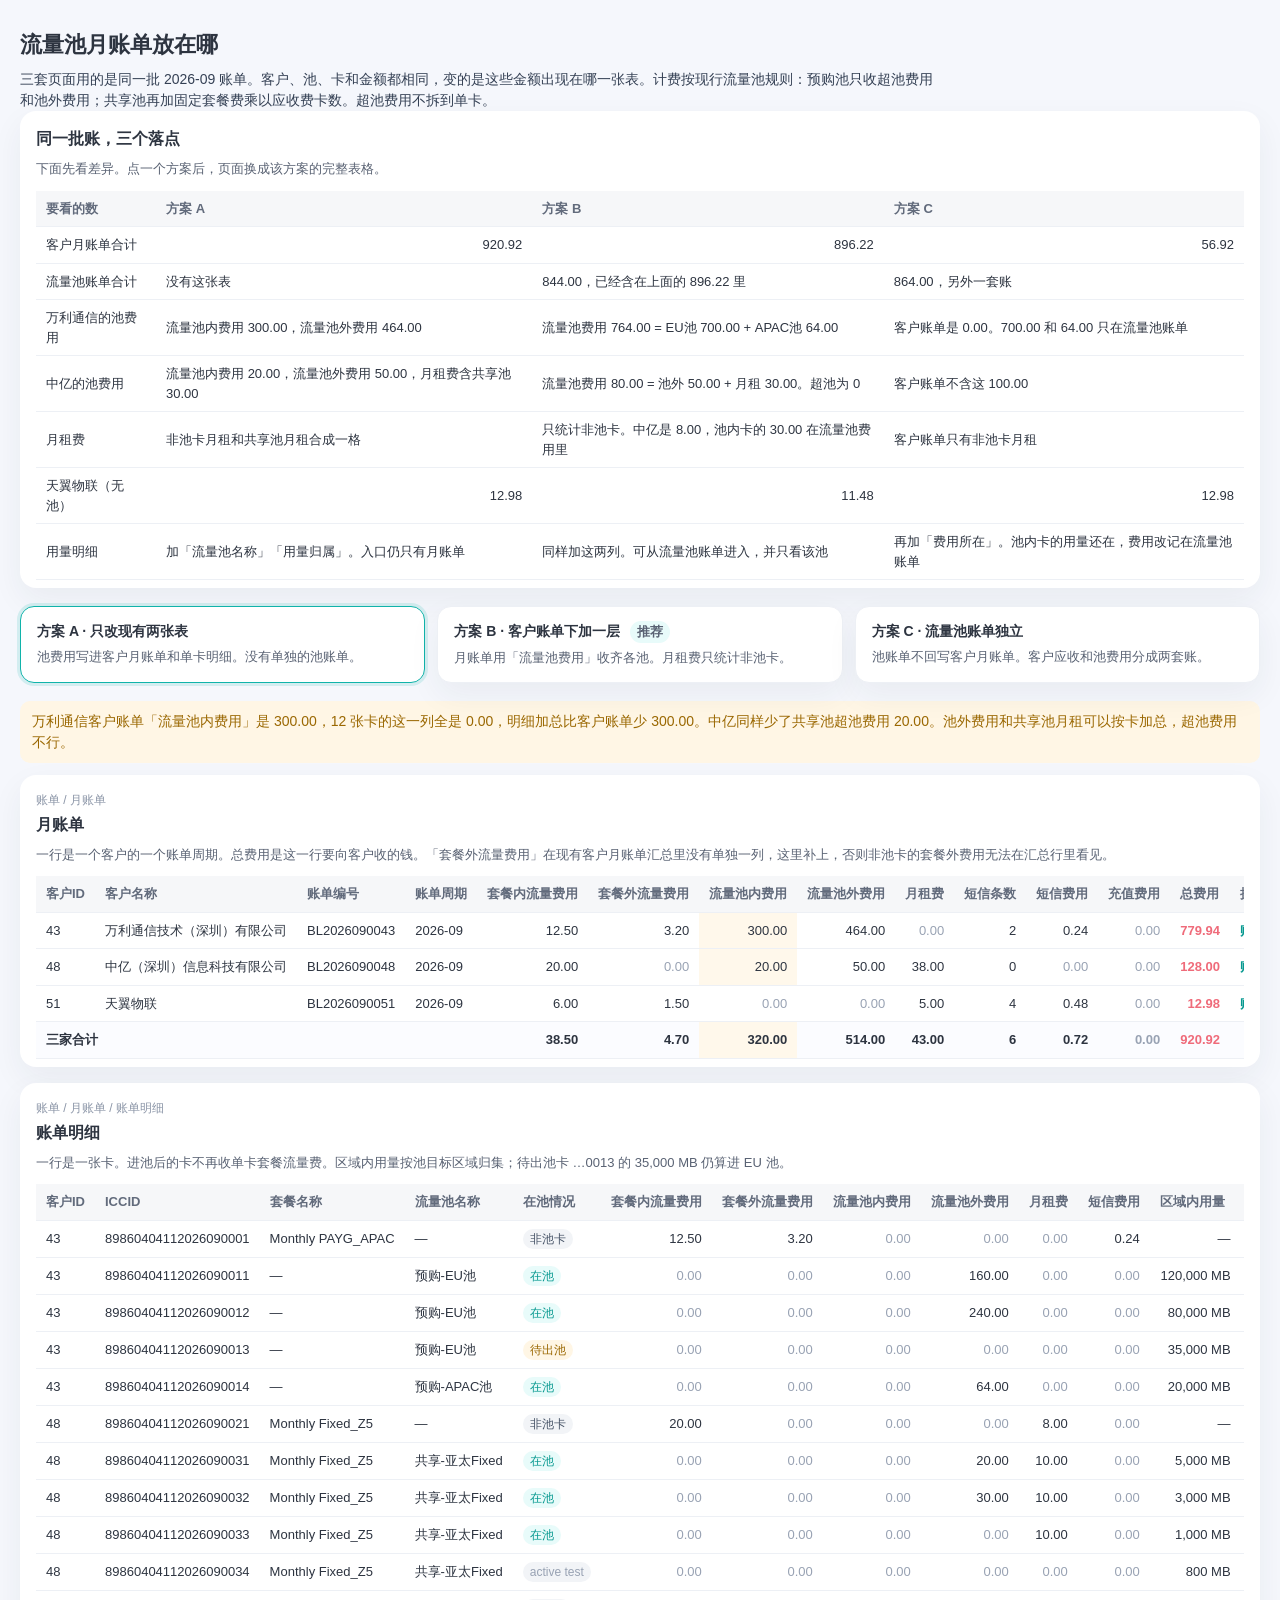
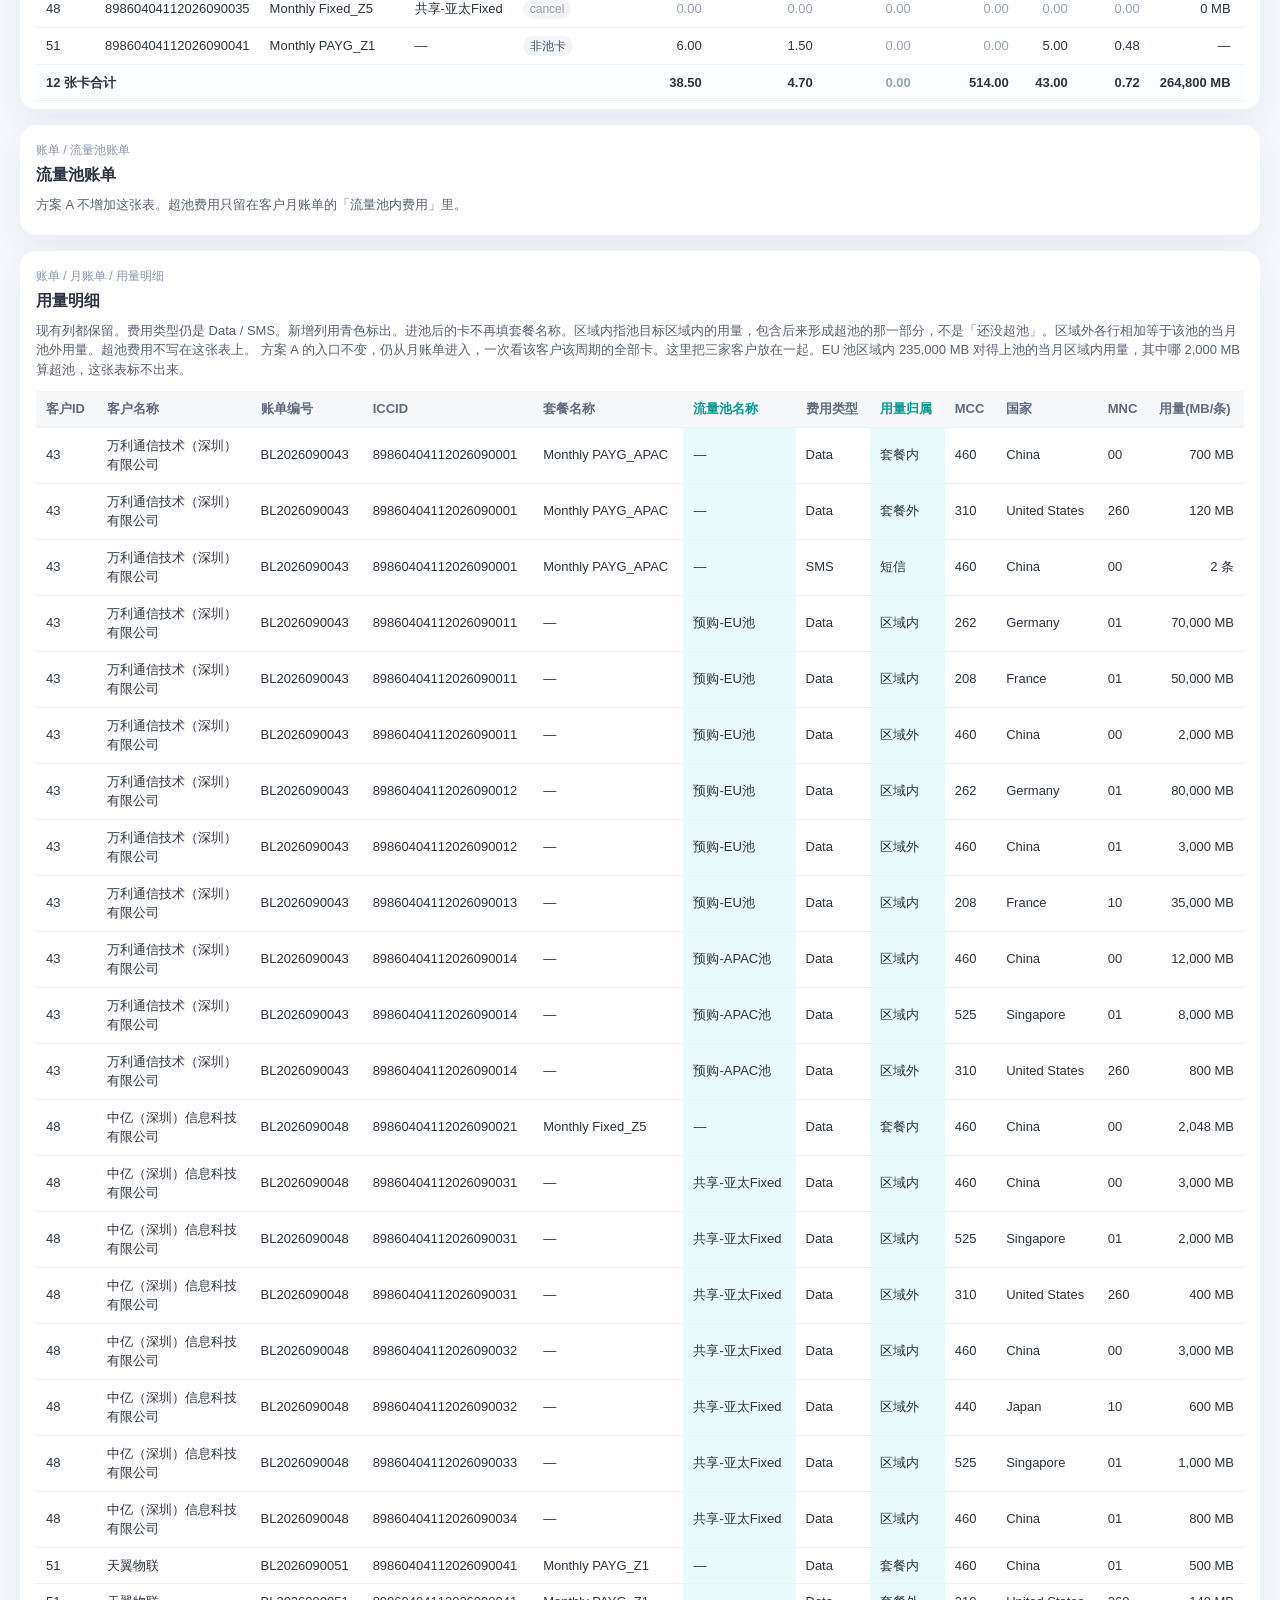
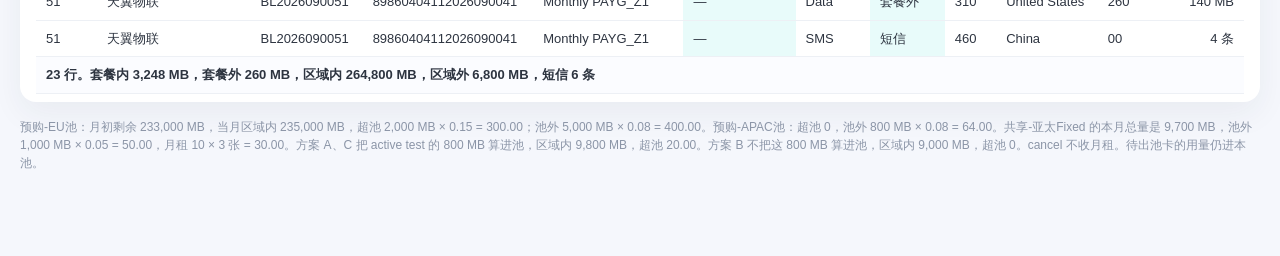
<file: 流量池账单方案/index.html>
<!DOCTYPE html>
<html lang="zh-CN">
<head>
<meta charset="UTF-8" />
<meta name="viewport" content="width=device-width, initial-scale=1" />
<title>流量池月账单：三种落点</title>
<style>
  :root {
    --bg: #f5f7fc;
    --card: #fff;
    --ink: #2d3440;
    --muted: #8b95a7;
    --line: #edf0f5;
    --head: #f6f7f9;
    --primary: #10b3aa;
    --primary-dark: #079990;
    --soft: #e8fbfa;
    --danger: #ef6b7a;
    --amber: #9a6700;
    --amber-bg: #fff6e5;
    --green: #137a45;
    --green-bg: #e8f6ee;
    --shadow: 0 12px 32px rgba(31, 45, 61, 0.06);
  }
  * { box-sizing: border-box; }
  body {
    margin: 0;
    background: var(--bg);
    color: var(--ink);
    font: 14px/1.5 "PingFang SC", "Hiragino Sans GB", "Microsoft YaHei", sans-serif;
  }
  button { font: inherit; color: inherit; }
  .wrap { max-width: 1440px; margin: 0 auto; padding: 28px 20px 72px; }
  h1 { margin: 0 0 8px; font-size: 22px; }
  h2 { margin: 0; font-size: 16px; }
  .lead { margin: 0; max-width: 920px; color: #344054; }
  .schemes { display: grid; grid-template-columns: repeat(3, 1fr); gap: 12px; margin: 18px 0; }
  .scheme {
    text-align: left;
    border: 1px solid var(--line);
    background: var(--card);
    border-radius: 14px;
    padding: 14px 16px;
    box-shadow: var(--shadow);
    cursor: pointer;
  }
  .scheme.active { border-color: var(--primary); box-shadow: 0 0 0 3px rgba(16, 179, 170, 0.15); }
  .scheme b { display: block; margin-bottom: 4px; }
  .scheme span { color: #596273; font-size: 13px; }
  .badge { display: inline-block; margin-left: 6px; padding: 1px 7px; border-radius: 999px; background: var(--soft); color: var(--primary-dark); font-size: 12px; font-weight: 700; }
  .screen { background: var(--card); border-radius: 16px; box-shadow: var(--shadow); padding: 16px 16px 8px; margin-bottom: 16px; }
  .crumb { color: var(--muted); font-size: 12px; margin-bottom: 4px; }
  .note { margin: 8px 0 12px; color: #596273; font-size: 13px; }
  .warn { margin: 0 0 12px; padding: 10px 12px; border-radius: 10px; background: var(--amber-bg); color: var(--amber); }
  .ok { margin: 0 0 12px; padding: 10px 12px; border-radius: 10px; background: var(--green-bg); color: var(--green); }
  .table-wrap { overflow: auto; }
  table { width: 100%; border-collapse: separate; border-spacing: 0; min-width: 0; font-size: 13px; }
  th, td { padding: 8px 10px; border-bottom: 1px solid var(--line); text-align: left; white-space: nowrap; vertical-align: middle; }
  th { background: var(--head); color: #626b7c; font-weight: 700; }
  tbody tr:hover { background: #fbfcff; }
  tfoot td { background: #fbfcff; font-weight: 700; }
  .num { text-align: right; font-variant-numeric: tabular-nums; }
  .total { color: var(--danger); font-weight: 800; }
  .hot { background: #fff8eb; }
  .zero { color: #98a2b3; }
  .tag { display: inline-block; padding: 1px 7px; border-radius: 999px; background: #f2f4f7; color: #475467; font-size: 12px; }
  .tag.pool { background: var(--soft); color: var(--primary-dark); }
  .tag.wait { background: var(--amber-bg); color: var(--amber); }
  .tag.off { background: #f2f4f7; color: #98a2b3; }
  .op { color: var(--primary-dark); font-weight: 700; }
  .foot { color: var(--muted); font-size: 12px; }
  .compare { min-width: 0; }
  .compare td { white-space: normal; }
  .usage-table td.name { white-space: normal; min-width: 132px; max-width: 148px; }
  th.added { color: var(--primary-dark); }
  td.added { background: #e8fbfa; }
  tr.off-invoice td { background: #fff8eb; }
  tr.off-invoice td.added { background: #dff3ea; }
</style>
</head>
<body>
<div class="wrap">
  <h1>流量池月账单放在哪</h1>
  <p class="lead">三套页面用的是同一批 2026-09 账单。客户、池、卡和金额都相同，变的是这些金额出现在哪一张表。计费按现行流量池规则：预购池只收超池费用和池外费用；共享池再加固定套餐费乘以应收费卡数。超池费用不拆到单卡。</p>
  <section class="screen">
    <h2>同一批账，三个落点</h2>
    <p class="note">下面先看差异。点一个方案后，页面换成该方案的完整表格。</p>
    <div class="table-wrap">
      <table class="compare">
        <thead>
          <tr><th>要看的数</th><th>方案 A</th><th>方案 B</th><th>方案 C</th></tr>
        </thead>
        <tbody>
          <tr><td>客户月账单合计</td><td class="num">920.92</td><td class="num">896.22</td><td class="num">56.92</td></tr>
          <tr><td>流量池账单合计</td><td>没有这张表</td><td>844.00，已经含在上面的 896.22 里</td><td>864.00，另外一套账</td></tr>
          <tr><td>万利通信的池费用</td><td>流量池内费用 300.00，流量池外费用 464.00</td><td>流量池费用 764.00 = EU池 700.00 + APAC池 64.00</td><td>客户账单是 0.00。700.00 和 64.00 只在流量池账单</td></tr>
          <tr><td>中亿的池费用</td><td>流量池内费用 20.00，流量池外费用 50.00，月租费含共享池 30.00</td><td>流量池费用 80.00 = 池外 50.00 + 月租 30.00。超池为 0</td><td>客户账单不含这 100.00</td></tr>
          <tr><td>月租费</td><td>非池卡月租和共享池月租合成一格</td><td>只统计非池卡。中亿是 8.00，池内卡的 30.00 在流量池费用里</td><td>客户账单只有非池卡月租</td></tr>
          <tr><td>天翼物联（无池）</td><td class="num">12.98</td><td class="num">11.48</td><td class="num">12.98</td></tr>
          <tr><td>用量明细</td><td>加「流量池名称」「用量归属」。入口仍只有月账单</td><td>同样加这两列。可从流量池账单进入，并只看该池</td><td>再加「费用所在」。池内卡的用量还在，费用改记在流量池账单</td></tr>
        </tbody>
      </table>
    </div>
  </section>
  <div class="schemes" id="schemes">
    <button class="scheme active" type="button" data-scheme="a">
      <b>方案 A · 只改现有两张表</b>
      <span>池费用写进客户月账单和单卡明细。没有单独的池账单。</span>
    </button>
    <button class="scheme" type="button" data-scheme="b">
      <b>方案 B · 客户账单下加一层 <span class="badge">推荐</span></b>
      <span>月账单用「流量池费用」收齐各池。月租费只统计非池卡。</span>
    </button>
    <button class="scheme" type="button" data-scheme="c">
      <b>方案 C · 流量池账单独立</b>
      <span>池账单不回写客户月账单。客户应收和池费用分成两套账。</span>
    </button>
  </div>
  <div id="app"></div>
  <p class="foot">预购-EU池：月初剩余 233,000 MB，当月区域内 235,000 MB，超池 2,000 MB × 0.15 = 300.00；池外 5,000 MB × 0.08 = 400.00。预购-APAC池：超池 0，池外 800 MB × 0.08 = 64.00。共享-亚太Fixed 的本月总量是 9,700 MB，池外 1,000 MB × 0.05 = 50.00，月租 10 × 3 张 = 30.00。方案 A、C 把 active test 的 800 MB 算进池，区域内 9,800 MB，超池 20.00。方案 B 不把这 800 MB 算进池，区域内 9,000 MB，超池 0。cancel 不收月租。待出池卡的用量仍进本池。</p>
</div>
<script>
const customers = [
  { id: "43", name: "万利通信技术（深圳）有限公司", billNo: "BL2026090043", cycle: "2026-09", recharge: 0 },
  { id: "48", name: "中亿（深圳）信息科技有限公司", billNo: "BL2026090048", cycle: "2026-09", recharge: 0 },
  { id: "51", name: "天翼物联", billNo: "BL2026090051", cycle: "2026-09", recharge: 0 }
];

const pools = [
  { customerId: "43", name: "预购-EU池", type: "预购流量池", allowance: 233000, allowanceLabel: "月初剩余", inRegion: 235000, over: 2000, outside: 5000, overPrice: 0.15, outPrice: 0.08, rent: 0, rentCards: 0 },
  { customerId: "43", name: "预购-APAC池", type: "预购流量池", allowance: 180000, allowanceLabel: "月初剩余", inRegion: 20000, over: 0, outside: 800, overPrice: 0.12, outPrice: 0.08, rent: 0, rentCards: 0 },
  { customerId: "48", name: "共享-亚太Fixed", type: "共享流量池", allowance: 9700, allowanceLabel: "本月总量", inRegion: 9800, over: 100, outside: 1000, overPrice: 0.20, outPrice: 0.05, rent: 30, rentCards: 3 }
];

const cards = [
  { customerId: "43", iccid: "89860404112026090001", orderNo: "SO202609001", packageName: "Monthly PAYG_APAC", poolName: "—", presence: "非池卡", packageIn: 12.50, packageOut: 3.20, inMb: null, outMb: null, rent: 0, smsCount: 2, smsFee: 0.24 },
  { customerId: "43", iccid: "89860404112026090011", orderNo: "SO202609011", packageName: "—", poolName: "预购-EU池", presence: "在池", packageIn: 0, packageOut: 0, inMb: 120000, outMb: 2000, rent: 0, smsCount: 0, smsFee: 0 },
  { customerId: "43", iccid: "89860404112026090012", orderNo: "SO202609012", packageName: "—", poolName: "预购-EU池", presence: "在池", packageIn: 0, packageOut: 0, inMb: 80000, outMb: 3000, rent: 0, smsCount: 0, smsFee: 0 },
  { customerId: "43", iccid: "89860404112026090013", orderNo: "SO202609013", packageName: "—", poolName: "预购-EU池", presence: "待出池", packageIn: 0, packageOut: 0, inMb: 35000, outMb: 0, rent: 0, smsCount: 0, smsFee: 0 },
  { customerId: "43", iccid: "89860404112026090014", orderNo: "SO202609014", packageName: "—", poolName: "预购-APAC池", presence: "在池", packageIn: 0, packageOut: 0, inMb: 20000, outMb: 800, rent: 0, smsCount: 0, smsFee: 0 },
  { customerId: "48", iccid: "89860404112026090021", orderNo: "SO202609021", packageName: "Monthly Fixed_Z5", poolName: "—", presence: "非池卡", packageIn: 20, packageOut: 0, inMb: null, outMb: null, rent: 8, smsCount: 0, smsFee: 0 },
  { customerId: "48", iccid: "89860404112026090031", orderNo: "SO202609031", packageName: "Monthly Fixed_Z5", poolName: "共享-亚太Fixed", presence: "在池", packageIn: 0, packageOut: 0, inMb: 5000, outMb: 400, rent: 10, smsCount: 0, smsFee: 0 },
  { customerId: "48", iccid: "89860404112026090032", orderNo: "SO202609032", packageName: "Monthly Fixed_Z5", poolName: "共享-亚太Fixed", presence: "在池", packageIn: 0, packageOut: 0, inMb: 3000, outMb: 600, rent: 10, smsCount: 0, smsFee: 0 },
  { customerId: "48", iccid: "89860404112026090033", orderNo: "SO202609033", packageName: "Monthly Fixed_Z5", poolName: "共享-亚太Fixed", presence: "在池", packageIn: 0, packageOut: 0, inMb: 1000, outMb: 0, rent: 10, smsCount: 0, smsFee: 0 },
  { customerId: "48", iccid: "89860404112026090034", orderNo: "SO202609034", packageName: "Monthly Fixed_Z5", poolName: "共享-亚太Fixed", presence: "active test", packageIn: 0, packageOut: 0, inMb: 800, outMb: 0, rent: 0, smsCount: 0, smsFee: 0 },
  { customerId: "48", iccid: "89860404112026090035", orderNo: "SO202609035", packageName: "Monthly Fixed_Z5", poolName: "共享-亚太Fixed", presence: "cancel", packageIn: 0, packageOut: 0, inMb: 0, outMb: 0, rent: 0, smsCount: 0, smsFee: 0 },
  { customerId: "51", iccid: "89860404112026090041", orderNo: "SO202609041", packageName: "Monthly PAYG_Z1", poolName: "—", presence: "非池卡", packageIn: 6, packageOut: 1.50, inMb: null, outMb: null, rent: 5, smsCount: 4, smsFee: 0.48 }
];

const outPrice = { "预购-EU池": 0.08, "预购-APAC池": 0.08, "共享-亚太Fixed": 0.05 };

const usages = [
  { customerId: "43", iccid: "89860404112026090001", packageName: "Monthly PAYG_APAC", poolName: "—", feeType: "Data", bucket: "套餐内", mcc: "460", country: "China", mnc: "00", amount: 700, unit: "MB" },
  { customerId: "43", iccid: "89860404112026090001", packageName: "Monthly PAYG_APAC", poolName: "—", feeType: "Data", bucket: "套餐外", mcc: "310", country: "United States", mnc: "260", amount: 120, unit: "MB" },
  { customerId: "43", iccid: "89860404112026090001", packageName: "Monthly PAYG_APAC", poolName: "—", feeType: "SMS", bucket: "短信", mcc: "460", country: "China", mnc: "00", amount: 2, unit: "条" },
  { customerId: "43", iccid: "89860404112026090011", packageName: "—", poolName: "预购-EU池", feeType: "Data", bucket: "区域内", mcc: "262", country: "Germany", mnc: "01", amount: 70000, unit: "MB" },
  { customerId: "43", iccid: "89860404112026090011", packageName: "—", poolName: "预购-EU池", feeType: "Data", bucket: "区域内", mcc: "208", country: "France", mnc: "01", amount: 50000, unit: "MB" },
  { customerId: "43", iccid: "89860404112026090011", packageName: "—", poolName: "预购-EU池", feeType: "Data", bucket: "区域外", mcc: "460", country: "China", mnc: "00", amount: 2000, unit: "MB" },
  { customerId: "43", iccid: "89860404112026090012", packageName: "—", poolName: "预购-EU池", feeType: "Data", bucket: "区域内", mcc: "262", country: "Germany", mnc: "01", amount: 80000, unit: "MB" },
  { customerId: "43", iccid: "89860404112026090012", packageName: "—", poolName: "预购-EU池", feeType: "Data", bucket: "区域外", mcc: "460", country: "China", mnc: "01", amount: 3000, unit: "MB" },
  { customerId: "43", iccid: "89860404112026090013", packageName: "—", poolName: "预购-EU池", feeType: "Data", bucket: "区域内", mcc: "208", country: "France", mnc: "10", amount: 35000, unit: "MB" },
  { customerId: "43", iccid: "89860404112026090014", packageName: "—", poolName: "预购-APAC池", feeType: "Data", bucket: "区域内", mcc: "460", country: "China", mnc: "00", amount: 12000, unit: "MB" },
  { customerId: "43", iccid: "89860404112026090014", packageName: "—", poolName: "预购-APAC池", feeType: "Data", bucket: "区域内", mcc: "525", country: "Singapore", mnc: "01", amount: 8000, unit: "MB" },
  { customerId: "43", iccid: "89860404112026090014", packageName: "—", poolName: "预购-APAC池", feeType: "Data", bucket: "区域外", mcc: "310", country: "United States", mnc: "260", amount: 800, unit: "MB" },
  { customerId: "48", iccid: "89860404112026090021", packageName: "Monthly Fixed_Z5", poolName: "—", feeType: "Data", bucket: "套餐内", mcc: "460", country: "China", mnc: "00", amount: 2048, unit: "MB" },
  { customerId: "48", iccid: "89860404112026090031", packageName: "—", poolName: "共享-亚太Fixed", feeType: "Data", bucket: "区域内", mcc: "460", country: "China", mnc: "00", amount: 3000, unit: "MB" },
  { customerId: "48", iccid: "89860404112026090031", packageName: "—", poolName: "共享-亚太Fixed", feeType: "Data", bucket: "区域内", mcc: "525", country: "Singapore", mnc: "01", amount: 2000, unit: "MB" },
  { customerId: "48", iccid: "89860404112026090031", packageName: "—", poolName: "共享-亚太Fixed", feeType: "Data", bucket: "区域外", mcc: "310", country: "United States", mnc: "260", amount: 400, unit: "MB" },
  { customerId: "48", iccid: "89860404112026090032", packageName: "—", poolName: "共享-亚太Fixed", feeType: "Data", bucket: "区域内", mcc: "460", country: "China", mnc: "00", amount: 3000, unit: "MB" },
  { customerId: "48", iccid: "89860404112026090032", packageName: "—", poolName: "共享-亚太Fixed", feeType: "Data", bucket: "区域外", mcc: "440", country: "Japan", mnc: "10", amount: 600, unit: "MB" },
  { customerId: "48", iccid: "89860404112026090033", packageName: "—", poolName: "共享-亚太Fixed", feeType: "Data", bucket: "区域内", mcc: "525", country: "Singapore", mnc: "01", amount: 1000, unit: "MB" },
  { customerId: "48", iccid: "89860404112026090034", packageName: "—", poolName: "共享-亚太Fixed", feeType: "Data", bucket: "区域内", mcc: "460", country: "China", mnc: "01", amount: 800, unit: "MB" },
  { customerId: "51", iccid: "89860404112026090041", packageName: "Monthly PAYG_Z1", poolName: "—", feeType: "Data", bucket: "套餐内", mcc: "460", country: "China", mnc: "01", amount: 500, unit: "MB" },
  { customerId: "51", iccid: "89860404112026090041", packageName: "Monthly PAYG_Z1", poolName: "—", feeType: "Data", bucket: "套餐外", mcc: "310", country: "United States", mnc: "260", amount: 140, unit: "MB" },
  { customerId: "51", iccid: "89860404112026090041", packageName: "Monthly PAYG_Z1", poolName: "—", feeType: "SMS", bucket: "短信", mcc: "460", country: "China", mnc: "00", amount: 4, unit: "条" }
];

function money(value) {
  return Number(value).toLocaleString("zh-CN", { minimumFractionDigits: 2, maximumFractionDigits: 2 });
}
function qty(value) {
  if (value === null || value === undefined) return "—";
  return `${Number(value).toLocaleString("zh-CN")} MB`;
}
function sum(list, pick) {
  return list.reduce((total, item) => total + pick(item), 0);
}
function customerPools(customerId) {
  return pools.filter((pool) => pool.customerId === customerId);
}
function customerCards(customerId) {
  return cards.filter((card) => card.customerId === customerId);
}
function poolFee(pool) {
  return {
    overFee: pool.over * pool.overPrice,
    outFee: pool.outside * pool.outPrice,
    total: pool.over * pool.overPrice + pool.outside * pool.outPrice + pool.rent
  };
}
function cardOutFee(card) {
  if (card.poolName === "—") return 0;
  return card.outMb * outPrice[card.poolName];
}
function cardCountsInPool(card, scheme) {
  if (card.poolName === "—") return false;
  return !(scheme === "b" && card.presence === "active test");
}
function measuredPool(pool, scheme) {
  const own = cards.filter((card) => card.poolName === pool.name && cardCountsInPool(card, scheme));
  const inRegion = sum(own, (card) => card.inMb || 0);
  const outside = sum(own, (card) => card.outMb || 0);
  const over = Math.max(0, inRegion - pool.allowance);
  const overFee = over * pool.overPrice;
  const outFee = outside * pool.outPrice;
  return { inRegion, outside, over, overFee, outFee, rent: pool.rent, total: overFee + outFee + pool.rent };
}
function cardFlowMb(card) {
  if (card.inMb !== null && card.inMb !== undefined) return card.inMb + card.outMb;
  return sum(usages.filter((row) => row.iccid === card.iccid && row.unit === "MB"), (row) => row.amount);
}
function customerFigures(customer, scheme) {
  const ownCards = customerCards(customer.id);
  const ownPools = customerPools(customer.id);
  if (scheme === "b") {
    const packageIn = sum(ownCards, (card) => card.packageIn);
    const poolCost = sum(ownPools, (pool) => measuredPool(pool, scheme).total);
    const rent = sum(ownCards.filter((card) => card.poolName === "—"), (card) => card.rent);
    const smsCount = sum(ownCards, (card) => card.smsCount);
    const smsFee = sum(ownCards, (card) => card.smsFee);
    const total = packageIn + poolCost + rent + smsFee + customer.recharge;
    return { packageIn, poolCost, rent, smsCount, smsFee, total };
  }
  const packageIn = sum(ownCards, (card) => card.packageIn);
  const packageOut = sum(ownCards, (card) => card.packageOut);
  const includePool = scheme !== "c";
  const poolInside = includePool ? sum(ownPools, (pool) => poolFee(pool).overFee) : 0;
  const poolOutside = includePool ? sum(ownPools, (pool) => poolFee(pool).outFee) : 0;
  const rent = includePool
    ? sum(ownCards, (card) => card.rent)
    : sum(ownCards.filter((card) => card.poolName === "—"), (card) => card.rent);
  const smsCount = sum(ownCards, (card) => card.smsCount);
  const smsFee = sum(ownCards, (card) => card.smsFee);
  const total = packageIn + packageOut + poolInside + poolOutside + rent + smsFee + customer.recharge;
  return { packageIn, packageOut, poolInside, poolOutside, rent, smsCount, smsFee, total };
}
function cardMoney(card, scheme) {
  const writeBack = scheme !== "c" && card.poolName !== "—";
  const poolOut = writeBack ? cardOutFee(card) : 0;
  const rent = scheme === "c" && card.poolName !== "—" ? 0 : card.rent;
  const total = card.packageIn + card.packageOut + poolOut + rent + card.smsFee;
  return { poolOut, rent, total };
}

function tag(presence) {
  const cls = presence === "在池" ? "pool" : presence === "待出池" ? "wait" : presence === "非池卡" ? "" : "off";
  return `<span class="tag ${cls}">${presence}</span>`;
}
function num(value, hot) {
  const cls = value === 0 ? "num zero" : hot ? "num hot" : "num";
  return `<td class="${cls}">${money(value)}</td>`;
}
function table(head, body, foot) {
  const footHtml = foot ? `<tfoot><tr>${foot}</tr></tfoot>` : "";
  return `<div class="table-wrap"><table><thead><tr>${head.map((item) => `<th>${item}</th>`).join("")}</tr></thead><tbody>${body}</tbody>${footHtml}</table></div>`;
}

function customerTable(scheme) {
  if (scheme === "b") return customerTableB();
  const head = ["客户ID", "客户名称", "账单编号", "账单周期", "套餐内流量费用", "套餐外流量费用", "流量池内费用", "流量池外费用", "月租费", "短信条数", "短信费用", "充值费用", "总费用", "操作"];
  const rows = customers.map((customer) => customerFigures(customer, scheme));
  const body = customers.map((customer, index) => {
    const figures = rows[index];
    const ops = scheme === "b"
      ? `<span class="op">账单明细</span>　<span class="op">用量明细</span>　<span class="op">流量池账单</span>`
      : `<span class="op">账单明细</span>　<span class="op">用量明细</span>`;
    return `<tr>
      <td>${customer.id}</td><td>${customer.name}</td><td>${customer.billNo}</td><td>${customer.cycle}</td>
      ${num(figures.packageIn)}${num(figures.packageOut)}${num(figures.poolInside, true)}${num(figures.poolOutside)}
      ${num(figures.rent)}<td class="num">${figures.smsCount}</td>${num(figures.smsFee)}${num(customer.recharge)}
      <td class="num total">${money(figures.total)}</td><td>${ops}</td>
    </tr>`;
  }).join("");
  const foot = `<td colspan="4">三家合计</td>
    ${num(sum(rows, (row) => row.packageIn))}${num(sum(rows, (row) => row.packageOut))}
    ${num(sum(rows, (row) => row.poolInside), true)}${num(sum(rows, (row) => row.poolOutside))}
    ${num(sum(rows, (row) => row.rent))}<td class="num">${sum(rows, (row) => row.smsCount)}</td>
    ${num(sum(rows, (row) => row.smsFee))}${num(0)}
    <td class="num total">${money(sum(rows, (row) => row.total))}</td><td></td>`;
  return table(head, body, foot);
}

function customerTableB() {
  const head = ["客户ID", "客户名称", "账单编号", "账单周期", "套餐内流量费用", "流量池费用", "月租费", "短信条数", "短信费用", "充值费用", "总费用", "操作"];
  const rows = customers.map((customer) => customerFigures(customer, "b"));
  const body = customers.map((customer, index) => {
    const figures = rows[index];
    return `<tr>
      <td>${customer.id}</td><td>${customer.name}</td><td>${customer.billNo}</td><td>${customer.cycle}</td>
      ${num(figures.packageIn)}<td class="num hot">${money(figures.poolCost)}</td>${num(figures.rent)}
      <td class="num">${figures.smsCount}</td>${num(figures.smsFee)}${num(customer.recharge)}
      <td class="num total">${money(figures.total)}</td>
      <td><span class="op">账单明细</span>　<span class="op">用量明细</span>　<span class="op">流量池账单</span></td>
    </tr>`;
  }).join("");
  const foot = `<td colspan="4">三家合计</td>
    ${num(sum(rows, (row) => row.packageIn))}<td class="num hot">${money(sum(rows, (row) => row.poolCost))}</td>${num(sum(rows, (row) => row.rent))}
    <td class="num">${sum(rows, (row) => row.smsCount)}</td>${num(sum(rows, (row) => row.smsFee))}${num(0)}
    <td class="num total">${money(sum(rows, (row) => row.total))}</td><td></td>`;
  const html = table(head, body, foot);
  return html.replace("<th>流量池费用</th>", '<th class="added">流量池费用</th>');
}

function detailTable(scheme) {
  if (scheme === "b") return detailTableB();
  const head = ["客户ID", "ICCID", "套餐名称", "流量池名称", "在池情况", "套餐内流量费用", "套餐外流量费用", "流量池内费用", "流量池外费用", "月租费", "短信费用", "区域内用量", "区域外用量", "总费用"];
  const lines = cards.map((card) => ({ card, money: cardMoney(card, scheme) }));
  const body = lines.map(({ card, money: amount }) => {
    return `<tr>
      <td>${card.customerId}</td><td>${card.iccid}</td><td>${card.packageName}</td><td>${card.poolName}</td><td>${tag(card.presence)}</td>
      ${num(card.packageIn)}${num(card.packageOut)}${num(0)}${num(amount.poolOut)}${num(amount.rent)}${num(card.smsFee)}
      <td class="num">${qty(card.inMb)}</td><td class="num">${qty(card.outMb)}</td>
      <td class="num total">${money(amount.total)}</td>
    </tr>`;
  }).join("");
  const foot = `<td colspan="5">12 张卡合计</td>
    ${num(sum(cards, (card) => card.packageIn))}${num(sum(cards, (card) => card.packageOut))}
    ${num(0)}${num(sum(lines, (line) => line.money.poolOut))}${num(sum(lines, (line) => line.money.rent))}${num(sum(cards, (card) => card.smsFee))}
    <td class="num">${qty(sum(cards, (card) => card.inMb || 0))}</td>
    <td class="num">${qty(sum(cards, (card) => card.outMb || 0))}</td>
    <td class="num total">${money(sum(lines, (line) => line.money.total))}</td>`;
  return table(head, body, foot);
}

function detailTableB() {
  const head = ["客户ID", "客户名称", "账单编号", "ICCID", "出货订单号", "套餐ID", "套餐名称", "流量池名称", "归属卡组", "套餐内流量费用", "套餐外流量费用", "流量池内费用", "流量池外费用", "月租费", "套餐费用", "短信费用", "充值费用", "卡激活日期", "月流量使用总量", "月短信使用总量", "总费用"];
  const group = { 43: "归属卡组C", 48: "归属卡组A", 51: "归属卡组B" };
  const packageId = { "Monthly PAYG_APAC": "43", "Monthly Fixed_Z5": "45", "Monthly PAYG_Z1": "51" };
  const lines = cards.map((card) => {
    const amount = cardMoney(card, "b");
    const total = card.packageIn + card.packageOut + amount.poolOut + amount.rent + card.smsFee;
    return { card, amount, total };
  });
  const body = lines.map(({ card, amount, total }) => {
    const customer = customers.find((item) => item.id === card.customerId);
    return `<tr>
      <td>${card.customerId}</td><td>${customer.name}</td><td>${customer.billNo}</td><td>${card.iccid}</td><td>${card.orderNo}</td>
      <td>${packageId[card.packageName] || "—"}</td><td>${card.packageName}</td><td>${card.poolName}</td><td>${group[card.customerId]}</td>
      ${num(card.packageIn)}${num(card.packageOut)}${num(0)}${num(amount.poolOut)}${num(amount.rent)}${num(0)}${num(card.smsFee)}${num(0)}
      <td>2026-01-22</td><td class="num">${cardFlowMb(card).toLocaleString("zh-CN")}</td><td class="num">${card.smsCount}</td>
      <td class="num total">${money(total)}</td>
    </tr>`;
  }).join("");
  const foot = `<td colspan="9">12 张卡合计</td>
    ${num(sum(cards, (card) => card.packageIn))}${num(sum(cards, (card) => card.packageOut))}${num(0)}
    ${num(sum(lines, (line) => line.amount.poolOut))}${num(sum(lines, (line) => line.amount.rent))}${num(0)}
    ${num(sum(cards, (card) => card.smsFee))}${num(0)}<td></td>
    <td class="num">${sum(cards, (card) => cardFlowMb(card)).toLocaleString("zh-CN")}</td>
    <td class="num">${sum(cards, (card) => card.smsCount)}</td>
    <td class="num total">${money(sum(lines, (line) => line.total))}</td>`;
  return table(head, body, foot);
}

function poolTable(scheme) {
  const rentLabel = scheme === "b" ? "月租费" : "固定套餐费";
  const head = ["客户ID", "客户名称", "账单周期", "流量池名称", "流量池类型", "当月区域内用量", "当月超池用量", "当月池外用量", "超池费用", "池外费用", rentLabel, "应收费卡数", "账单金额"];
  if (scheme !== "b") head.splice(5, 0, "本期可抵扣额度");
  const body = pools.map((pool) => {
    const customer = customers.find((item) => item.id === pool.customerId);
    const fee = measuredPool(pool, scheme);
    const allowance = scheme === "b" ? "" : `<td class="num">${qty(pool.allowance)}<div class="foot">${pool.allowanceLabel}</div></td>`;
    return `<tr>
      <td>${customer.id}</td><td>${customer.name}</td><td>${customer.cycle}</td>
      <td>${pool.name}</td><td>${pool.type}</td>${allowance}
      <td class="num">${qty(fee.inRegion)}</td><td class="num">${qty(fee.over)}</td><td class="num">${qty(fee.outside)}</td>
      ${num(fee.overFee, true)}${num(fee.outFee)}${num(fee.rent)}<td class="num">${pool.rentCards}</td>
      <td class="num total">${money(fee.total)}</td>
    </tr>`;
  }).join("");
  const lead = scheme === "b" ? 8 : 9;
  const foot = `<td colspan="${lead}">三个池合计</td>
    ${num(sum(pools, (pool) => measuredPool(pool, scheme).overFee), true)}
    ${num(sum(pools, (pool) => measuredPool(pool, scheme).outFee))}
    ${num(sum(pools, (pool) => measuredPool(pool, scheme).rent))}
    <td class="num">${sum(pools, (pool) => pool.rentCards)}</td>
    <td class="num total">${money(sum(pools, (pool) => measuredPool(pool, scheme).total))}</td>`;
  const html = table(head, body, foot);
  return scheme === "b" ? html.replace("<th>月租费</th>", '<th class="added">月租费</th>') : html;
}

function usagePackageName(row, scheme) {
  if (scheme !== "b" || row.packageName !== "—") return row.packageName;
  const card = cards.find((item) => item.iccid === row.iccid);
  if (card && card.packageName !== "—") return card.packageName;
  if (row.poolName === "预购-EU池") return "WanliGO_EU27";
  if (row.poolName === "预购-APAC池") return "Monthly PAYG_APAC";
  return row.packageName;
}
function usageText(row) {
  return row.unit === "条" ? `${row.amount} 条` : qty(row.amount);
}
function usageSum(list, bucket) {
  return sum(list.filter((row) => row.bucket === bucket && row.unit === "MB"), (row) => row.amount);
}
function usageTable(list, scheme, markOffInvoice) {
  const head = ["客户ID", "客户名称", "账单编号", "ICCID", "套餐名称", "流量池名称", "费用类型", "用量归属", "MCC", "国家", "MNC", "用量(MB/条)"];
  const added = new Set(["流量池名称", "用量归属"]);
  if (scheme === "c") {
    head.push("费用所在");
    added.add("费用所在");
  }
  const body = list.map((row) => {
    const customer = customers.find((item) => item.id === row.customerId);
    const offInvoice = markOffInvoice && row.poolName !== "—";
    const where = row.poolName === "—" ? "客户月账单" : "流量池账单";
    return `<tr class="${offInvoice ? "off-invoice" : ""}">
      <td>${row.customerId}</td><td class="name">${customer.name}</td><td>${customer.billNo}</td><td>${row.iccid}</td>
      <td>${usagePackageName(row, scheme)}</td><td class="added">${row.poolName}</td><td>${row.feeType}</td><td class="added">${row.bucket}</td>
      <td>${row.mcc}</td><td>${row.country}</td><td>${row.mnc}</td><td class="num">${usageText(row)}</td>
      ${scheme === "c" ? `<td class="added">${where}</td>` : ""}
    </tr>`;
  }).join("");
  const sms = sum(list.filter((row) => row.unit === "条"), (row) => row.amount);
  const foot = `<td colspan="${head.length}">${list.length} 行。套餐内 ${qty(usageSum(list, "套餐内"))}，套餐外 ${qty(usageSum(list, "套餐外"))}，区域内 ${qty(usageSum(list, "区域内"))}，区域外 ${qty(usageSum(list, "区域外"))}，短信 ${sms} 条</td>`;
  return `<div class="table-wrap"><table class="usage-table"><thead><tr>${head.map((item) => `<th class="${added.has(item) ? "added" : ""}">${item}</th>`).join("")}</tr></thead><tbody>${body}</tbody><tfoot><tr>${foot}</tr></tfoot></table></div>`;
}
function usageSections(scheme) {
  const common = "现有列都保留。费用类型仍是 Data / SMS。新增列用青色标出。进池后的卡不再填套餐名称。区域内指池目标区域内的用量，包含后来形成超池的那一部分，不是「还没超池」。区域外各行相加等于该池的当月池外用量。超池费用不写在这张表上。";
  const eu = usages.filter((row) => row.poolName === "预购-EU池");
  if (scheme === "b") {
    return `<section class="screen">
      <div class="crumb">账单 / 月账单 / 用量明细</div>
      <h2>用量明细</h2>
      <p class="note">在「套餐名称」后增加「流量池名称」，在「费用类型」后增加「用量归属」：套餐内、套餐外、区域内、区域外、短信。池内卡也填写这张卡自己的套餐名称。费用类型仍是 Data / SMS。青色列是新增的。区域内包含后来形成超池的用量，不标出哪几 MB 是超池。…0034 是 active test，用量归属仍是区域内，但这 800 MB 不计入流量池账单。</p>
      ${usageTable(usages, scheme, false)}
    </section>
    <section class="screen">
      <div class="crumb">账单 / 月账单 / 流量池账单 / 用量明细</div>
      <h2>用量明细 · 预购-EU池</h2>
      <p class="note">从该池的流量池账单进入，只保留这个池，列与上面相同。区域内 ${qty(usageSum(eu, "区域内"))}、区域外 ${qty(usageSum(eu, "区域外"))}，与流量池账单一致。</p>
      ${usageTable(eu, scheme, false)}
    </section>`;
  }
  const fromBill = `<section class="screen">
      <div class="crumb">账单 / 月账单 / 用量明细</div>
      <h2>用量明细</h2>
      <p class="note">${scheme === "a"
        ? `${common} 方案 A 的入口不变，仍从月账单进入，一次看该客户该周期的全部卡。这里把三家客户放在一起。EU 池区域内 235,000 MB 对得上池的当月区域内用量，其中哪 2,000 MB 算超池，这张表标不出来。`
        : `${common} 方案 C 再加「费用所在」。浅黄色行是池内卡：用量还留在这张从月账单打开的表里，费用记在流量池账单，不在本张客户月账单。`}</p>
      ${usageTable(usages, scheme, scheme === "c")}
    </section>`;
  if (scheme === "a") return fromBill;
  return `${fromBill}
    <section class="screen">
      <div class="crumb">${scheme === "b" ? "账单 / 月账单 / 流量池账单 / 用量明细" : "账单 / 流量池账单 / 用量明细"}</div>
      <h2>用量明细 · 预购-EU池</h2>
      <p class="note">从该池的流量池账单进入，只保留这个池。区域内 ${qty(usageSum(eu, "区域内"))} 对得上当月区域内用量，区域外 ${qty(usageSum(eu, "区域外"))} 对得上当月池外用量。APAC 池和共享池用同样的入口，这里不重复展开。</p>
      ${usageTable(eu, scheme, false)}
    </section>`;
}

function gapText(scheme) {
  if (scheme === "a") {
    return `<p class="warn">万利通信客户账单「流量池内费用」是 300.00，12 张卡的这一列全是 0.00，明细加总比客户账单少 300.00。中亿同样少了共享池超池费用 20.00。池外费用和共享池月租可以按卡加总，超池费用不行。</p>`;
  }
  if (scheme === "b") {
    return `<p class="ok">万利通信「流量池费用」764.00 = EU池 700.00 + APAC池 64.00。中亿「流量池费用」80.00 = 池外 50.00 + 月租 30.00，「月租费」只剩非池卡 8.00。共享池超池为 0，因为 active test 的 800 MB 不进池。三家月账单合计 896.22。</p>`;
  }
  return `<p class="warn">三家客户月账单合计 56.92，流量池账单合计 864.00。两边都看不到对方。客户如果只打开月账单，EU 池的 700.00 不会出现。两套账相加仍是 920.92。</p>`;
}

function render(scheme) {
  const poolBlock = scheme === "a"
    ? `<section class="screen"><div class="crumb">账单 / 流量池账单</div><h2>流量池账单</h2><p class="note">方案 A 不增加这张表。超池费用只留在客户月账单的「流量池内费用」里。</p></section>`
    : `<section class="screen"><div class="crumb">${scheme === "b" ? "账单 / 月账单 / 流量池账单" : "账单 / 流量池账单"}</div><h2>流量池账单</h2><p class="note">${scheme === "b" ? "一个池一行。「固定套餐费」改为「月租费」，并去掉「本期可抵扣额度」。active test 的用量不进池，共享池区域内是 9,000 MB，超池用量是 0。待出池卡 …0013 的 35,000 MB 仍算进 EU 池。" : "独立菜单。这张表的金额不回写到上面的客户月账单。"}</p>${poolTable(scheme)}</section>`;
  document.getElementById("app").innerHTML = `
    ${gapText(scheme)}
    <section class="screen">
      <div class="crumb">账单 / 月账单</div>
      <h2>月账单</h2>
      <p class="note">${scheme === "b"
        ? "列与线上一致，只把「流量池内费用」「流量池外费用」换成「流量池费用」。流量池费用 = 该客户本周期各池的超池费用 + 池外费用 + 池内卡月租。月租费只统计非池卡。总费用沿用线上算法，不含账单明细里的套餐外流量费用。"
        : "一行是一个客户的一个账单周期。总费用是这一行要向客户收的钱。「套餐外流量费用」在现有客户月账单汇总里没有单独一列，这里补上，否则非池卡的套餐外费用无法在汇总行里看见。"}</p>
      ${customerTable(scheme)}
    </section>
    <section class="screen">
      <div class="crumb">账单 / 月账单 / 账单明细</div>
      <h2>账单明细</h2>
      <p class="note">${scheme === "b"
        ? "列与线上一致，不增不减。进池卡的套餐流量费为 0，流量池内费用按卡为 0。池内卡的月租写在这一行，汇总时进入月账单的流量池费用，不进入月账单的月租费。…0034 是 active test，月流量 800 不计入共享池。"
        : "一行是一张卡。进池后的卡不再收单卡套餐流量费。区域内用量按池目标区域归集；待出池卡 …0013 的 35,000 MB 仍算进 EU 池。"}</p>
      ${detailTable(scheme)}
    </section>
    ${poolBlock}
    ${usageSections(scheme)}
  `;
}

function show(scheme) {
  document.querySelectorAll(".scheme").forEach((item) => item.classList.toggle("active", item.dataset.scheme === scheme));
  render(scheme);
}
document.getElementById("schemes").addEventListener("click", (event) => {
  const button = event.target.closest(".scheme");
  if (!button) return;
  history.replaceState(null, "", `#${button.dataset.scheme}`);
  show(button.dataset.scheme);
});
const initial = location.hash.replace("#", "");
show(["a", "b", "c"].includes(initial) ? initial : "a");
</script>
</body>
</html>
</file>
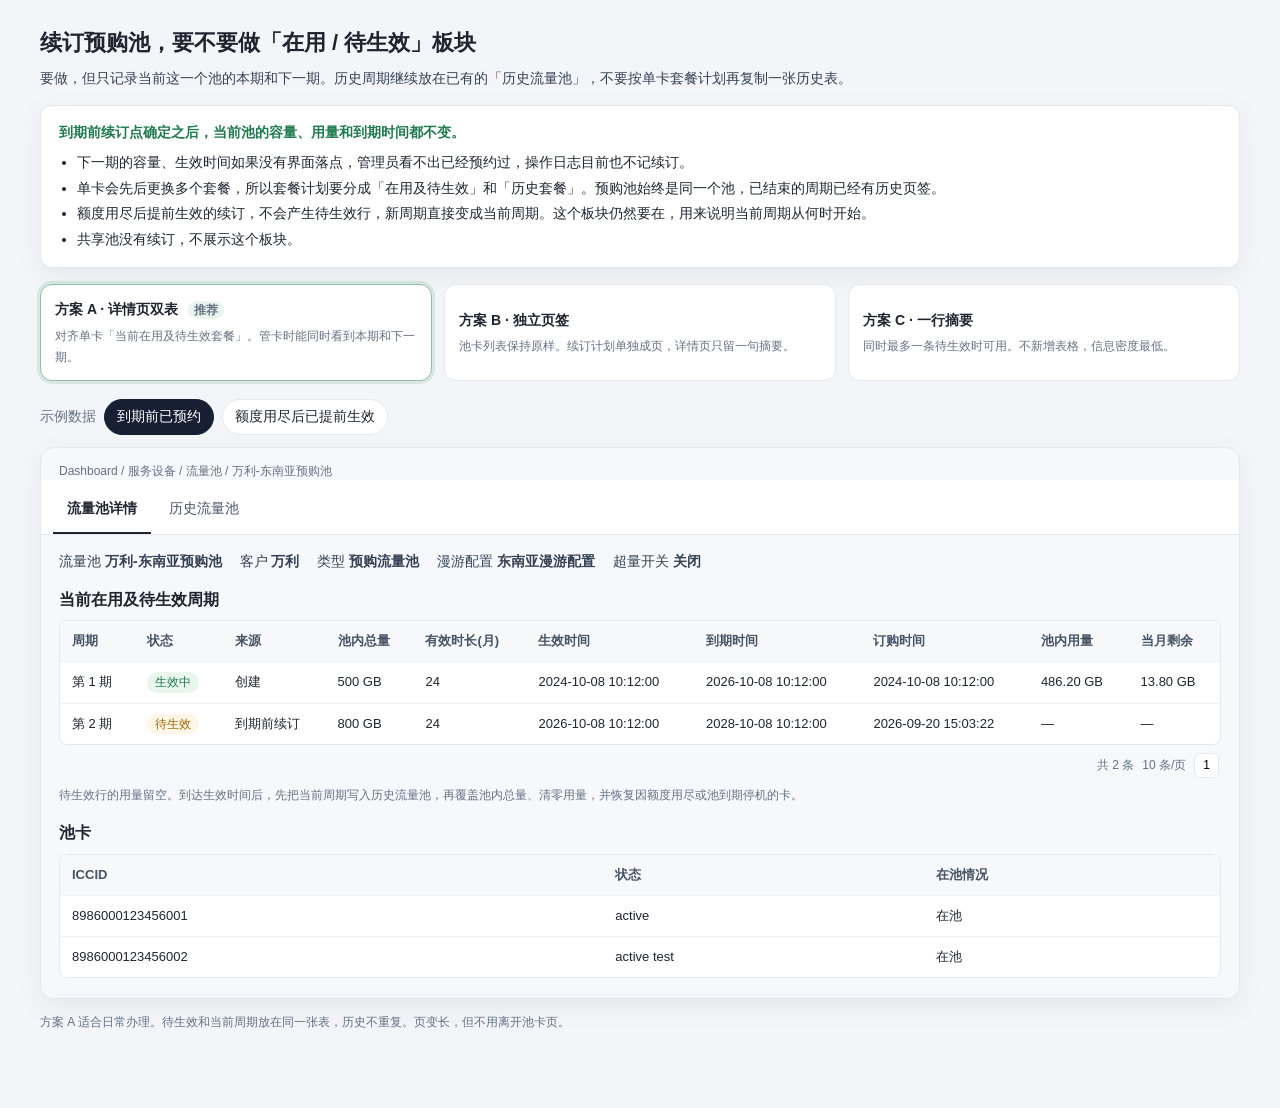
<file: 续订计划方案/index.html>
<!DOCTYPE html>
<html lang="zh-CN">
<head>
<meta charset="UTF-8" />
<meta name="viewport" content="width=device-width, initial-scale=1" />
<title>预购池续订：在用与待生效</title>
<style>
  :root {
    --bg: #f3f5f8;
    --card: #fff;
    --ink: #1f2430;
    --muted: #667085;
    --line: #e6e8ee;
    --head: #f7f8fa;
    --green: #1f7a4d;
    --green-bg: #e8f6ee;
    --amber: #9a6700;
    --amber-bg: #fff6e5;
    --blue: #175cd3;
    --blue-bg: #eff4ff;
    --shadow: 0 8px 28px rgba(22, 28, 45, 0.06);
  }
  * { box-sizing: border-box; }
  body {
    margin: 0;
    background: var(--bg);
    color: var(--ink);
    font: 14px/1.55 "PingFang SC", "Hiragino Sans GB", "Microsoft YaHei", sans-serif;
  }
  .wrap { max-width: 1240px; margin: 0 auto; padding: 28px 20px 64px; }
  h1 { font-size: 22px; line-height: 1.35; margin: 0 0 10px; }
  .lead { margin: 0; color: #344054; max-width: 820px; }
  .answer {
    margin-top: 16px;
    background: var(--card);
    border: 1px solid var(--line);
    border-radius: 12px;
    padding: 16px 18px;
    box-shadow: var(--shadow);
  }
  .answer strong { color: var(--green); }
  .answer ul { margin: 8px 0 0; padding-left: 18px; }
  .answer li + li { margin-top: 4px; }
  .schemes { display: grid; grid-template-columns: repeat(3, 1fr); gap: 12px; margin-top: 16px; }
  .scheme {
    text-align: left;
    background: var(--card);
    border: 1px solid var(--line);
    border-radius: 12px;
    padding: 14px 14px 12px;
    cursor: pointer;
    color: inherit;
    font: inherit;
  }
  .scheme.active { border-color: #8fbfa6; box-shadow: 0 0 0 3px rgba(31, 122, 77, 0.12); }
  .scheme b { display: block; margin-bottom: 4px; }
  .scheme span { color: var(--muted); font-size: 12px; }
  .badge {
    display: inline-block;
    margin-left: 6px;
    padding: 0 6px;
    border-radius: 999px;
    background: var(--green-bg);
    color: var(--green);
    font-size: 12px;
    font-weight: 600;
  }
  .scenes { display: flex; gap: 8px; align-items: center; margin: 18px 0 12px; color: var(--muted); }
  .scenes button, .tabs button, .pager button {
    font: inherit;
    cursor: pointer;
  }
  .scenes button {
    border: 1px solid var(--line);
    background: #fff;
    color: var(--ink);
    border-radius: 999px;
    padding: 6px 12px;
  }
  .scenes button.on { background: #172033; color: #fff; border-color: #172033; }
  .app {
    background: #f7f8fb;
    border: 1px solid var(--line);
    border-radius: 14px;
    overflow: hidden;
    box-shadow: var(--shadow);
  }
  .crumb {
    padding: 14px 18px 0;
    color: var(--muted);
    font-size: 12px;
  }
  .tabs { display: flex; gap: 4px; padding: 8px 12px 0; border-bottom: 1px solid var(--line); background: #fff; }
  .tabs button {
    border: 0;
    background: transparent;
    color: #475467;
    padding: 10px 14px 12px;
    border-bottom: 2px solid transparent;
  }
  .tabs button.on { color: var(--ink); font-weight: 600; border-bottom-color: var(--ink); }
  .panel { padding: 16px 18px 20px; }
  .meta {
    display: flex;
    flex-wrap: wrap;
    gap: 8px 18px;
    color: #344054;
    margin-bottom: 14px;
  }
  .meta b { font-weight: 600; }
  .block-title { font-weight: 600; margin: 0 0 8px; }
  .note { color: var(--muted); font-size: 12px; margin: 8px 0 0; }
  .banner {
    background: var(--amber-bg);
    color: #7a4e00;
    border-radius: 8px;
    padding: 10px 12px;
    margin-bottom: 14px;
  }
  .banner.calm { background: var(--blue-bg); color: #1849a9; }
  .table-wrap { overflow-x: auto; border: 1px solid var(--line); border-radius: 8px; background: #fff; }
  table { width: 100%; border-collapse: collapse; min-width: 1080px; }
  th, td { padding: 10px 12px; text-align: left; white-space: nowrap; font-size: 13px; border-bottom: 1px solid #f0f1f4; }
  th { background: var(--head); color: #475467; font-weight: 600; }
  tr:last-child td { border-bottom: 0; }
  .pill { display: inline-block; padding: 1px 8px; border-radius: 999px; font-size: 12px; }
  .s-on { background: var(--green-bg); color: var(--green); }
  .s-wait { background: var(--amber-bg); color: var(--amber); }
  .s-off { background: #f2f4f7; color: #667085; }
  .empty {
    padding: 22px 12px;
    text-align: center;
    color: var(--muted);
    background: #fff;
    border: 1px dashed #d6dae3;
    border-radius: 8px;
  }
  .cards { margin-top: 16px; }
  .pager { display: flex; justify-content: flex-end; gap: 8px; align-items: center; color: var(--muted); font-size: 12px; padding: 8px 2px 0; }
  .pager button { border: 1px solid var(--line); background: #fff; border-radius: 6px; padding: 2px 8px; }
  .foot {
    margin-top: 14px;
    color: var(--muted);
    font-size: 12px;
  }
  @media (max-width: 900px) {
    .schemes { grid-template-columns: 1fr; }
  }
</style>
</head>
<body>
<div class="wrap">
  <h1>续订预购池，要不要做「在用 / 待生效」板块</h1>
  <p class="lead">要做，但只记录当前这一个池的本期和下一期。历史周期继续放在已有的「历史流量池」，不要按单卡套餐计划再复制一张历史表。</p>
  <div class="answer">
    <strong>到期前续订点确定之后，当前池的容量、用量和到期时间都不变。</strong>
    <ul>
      <li>下一期的容量、生效时间如果没有界面落点，管理员看不出已经预约过，操作日志目前也不记续订。</li>
      <li>单卡会先后更换多个套餐，所以套餐计划要分成「在用及待生效」和「历史套餐」。预购池始终是同一个池，已结束的周期已经有历史页签。</li>
      <li>额度用尽后提前生效的续订，不会产生待生效行，新周期直接变成当前周期。这个板块仍然要在，用来说明当前周期从何时开始。</li>
      <li>共享池没有续订，不展示这个板块。</li>
    </ul>
  </div>

  <div class="schemes" id="schemes">
    <button class="scheme active" data-scheme="a" type="button">
      <b>方案 A · 详情页双表 <span class="badge">推荐</span></b>
      <span>对齐单卡「当前在用及待生效套餐」。管卡时能同时看到本期和下一期。</span>
    </button>
    <button class="scheme" data-scheme="b" type="button">
      <b>方案 B · 独立页签</b>
      <span>池卡列表保持原样。续订计划单独成页，详情页只留一句摘要。</span>
    </button>
    <button class="scheme" data-scheme="c" type="button">
      <b>方案 C · 一行摘要</b>
      <span>同时最多一条待生效时可用。不新增表格，信息密度最低。</span>
    </button>
  </div>

  <div class="scenes">
    <span>示例数据</span>
    <button class="on" data-scene="pending" type="button">到期前已预约</button>
    <button data-scene="early" type="button">额度用尽后已提前生效</button>
  </div>

  <div class="app" id="app"></div>
  <p class="foot" id="foot"></p>
</div>
<script>
const scenes = {
  pending: {
    overage: "关闭",
    rows: [
      ["第 1 期", "生效中", "创建", "500 GB", "24", "2024-10-08 10:12:00", "2026-10-08 10:12:00", "2024-10-08 10:12:00", "486.20 GB", "13.80 GB"],
      ["第 2 期", "待生效", "到期前续订", "800 GB", "24", "2026-10-08 10:12:00", "2028-10-08 10:12:00", "2026-09-20 15:03:22", "—", "—"]
    ],
    banner: "已预约下一期：800 GB，24 个月。2026-10-08 10:12 生效，2028-10-08 10:12 到期。生效前池内总量仍是 500 GB。",
    cards: [["8986000123456001", "active", "在池"], ["8986000123456002", "active test", "在池"]]
  },
  early: {
    overage: "关闭",
    rows: [
      ["第 2 期", "生效中", "额度用尽提前生效", "800 GB", "24", "2026-09-20 15:03:22", "2028-09-20 15:03:22", "2026-09-20 15:03:22", "0 GB", "800 GB"]
    ],
    banner: "额度用尽后的续订已于 2026-09-20 15:03 生效。没有待生效周期，第 1 期已写入历史流量池。因额度用尽停机的卡已恢复为 active。",
    cards: [["8986000123456001", "active", "在池"], ["8986000123456002", "active", "在池"]]
  }
};

const cols = ["周期", "状态", "来源", "池内总量", "有效时长(月)", "生效时间", "到期时间", "订购时间", "池内用量", "当月剩余"];
const historyCols = ["周期", "状态", "池内总量", "池内用量", "有效时长(月)", "生效时间", "到期时间", "失效时间"];
const historyRow = ["第 1 期", "已失效", "500 GB", "500 GB", "24", "2024-10-08 10:12:00", "2026-10-08 10:12:00", "2026-09-20 15:03:22"];

const feet = {
  a: "方案 A 适合日常办理。待生效和当前周期放在同一张表，历史不重复。页变长，但不用离开池卡页。",
  b: "方案 B 适合池卡列表已经很长的时候。代价是预约成功后，详情页只有一句摘要，完整内容在「续订计划」。",
  c: "方案 C 只在确认「同一时刻最多一条待生效」时成立。提前生效后没有待生效记录，摘要要改写成当前周期的生效说明。"
};

const params = new URLSearchParams(location.search);
let scheme = params.get("scheme") || "a";
let scene = params.get("scene") || "pending";
let tab = params.get("tab") || (scheme === "b" ? "plan" : "detail");

function pill(status) {
  const cls = status === "生效中" ? "s-on" : status === "待生效" ? "s-wait" : "s-off";
  return `<span class="pill ${cls}">${status}</span>`;
}

function table(columns, rows) {
  const head = columns.map((c) => `<th>${c}</th>`).join("");
  const body = rows.map((row) => `<tr>${row.map((cell, i) => `<td>${i === 1 ? pill(cell) : cell}</td>`).join("")}</tr>`).join("");
  return `<div class="table-wrap"><table><thead><tr>${head}</tr></thead><tbody>${body}</tbody></table></div><div class="pager"><span>共 ${rows.length} 条</span><span>10 条/页</span><button type="button">1</button></div>`;
}

function periodTable(data) {
  return `<h3 class="block-title">当前在用及待生效周期</h3>${table(cols, data.rows)}<p class="note">待生效行的用量留空。到达生效时间后，先把当前周期写入历史流量池，再覆盖池内总量、清零用量，并恢复因额度用尽或池到期停机的卡。</p>`;
}

function meta(data) {
  return `<div class="meta"><span>流量池 <b>万利-东南亚预购池</b></span><span>客户 <b>万利</b></span><span>类型 <b>预购流量池</b></span><span>漫游配置 <b>东南亚漫游配置</b></span><span>超量开关 <b>${data.overage}</b></span></div>`;
}

function cardTable(data) {
  const rows = data.cards.map((c) => `<tr><td>${c[0]}</td><td>${c[1]}</td><td>${c[2]}</td></tr>`).join("");
  return `<div class="cards"><h3 class="block-title">池卡</h3><div class="table-wrap"><table style="min-width:640px"><thead><tr><th>ICCID</th><th>状态</th><th>在池情况</th></tr></thead><tbody>${rows}</tbody></table></div></div>`;
}

function historyBlock() {
  return `<h3 class="block-title">历史流量池</h3><p class="note">只放已经被新周期替换的快照。待生效续订不进这里。从未续订时展示暂无数据。</p>${table(historyCols, [historyRow])}`;
}

function render() {
  const data = scenes[scene];
  const tabs = scheme === "b"
    ? [["detail", "流量池详情"], ["plan", "续订计划"], ["history", "历史流量池"]]
    : [["detail", "流量池详情"], ["history", "历史流量池"]];
  if (!tabs.some(([id]) => id === tab)) tab = "detail";

  let body = "";
  if (tab === "history") body = historyBlock();
  else if (scheme === "b" && tab === "plan") body = meta(data) + periodTable(data);
  else if (scheme === "c") {
    body = meta(data) + `<div class="banner">${data.banner}</div>` + cardTable(data);
  } else if (scheme === "b") {
    body = meta(data) + `<div class="banner calm">${data.banner}</div><p class="note">完整周期在「续订计划」页签。</p>` + cardTable(data);
  } else {
    body = meta(data) + periodTable(data) + cardTable(data);
  }

  document.getElementById("app").innerHTML = `
    <div class="crumb">Dashboard / 服务设备 / 流量池 / 万利-东南亚预购池</div>
    <div class="tabs">${tabs.map(([id, name]) => `<button type="button" data-tab="${id}" class="${id === tab ? "on" : ""}">${name}</button>`).join("")}</div>
    <div class="panel">${body}</div>`;
  document.getElementById("foot").textContent = feet[scheme];
}

document.getElementById("schemes").addEventListener("click", (e) => {
  const btn = e.target.closest(".scheme");
  if (!btn) return;
  scheme = btn.dataset.scheme;
  tab = scheme === "b" ? "plan" : "detail";
  document.querySelectorAll(".scheme").forEach((el) => el.classList.toggle("active", el === btn));
  render();
});
document.querySelector(".scenes").addEventListener("click", (e) => {
  const btn = e.target.closest("button");
  if (!btn) return;
  scene = btn.dataset.scene;
  document.querySelectorAll(".scenes button").forEach((el) => el.classList.toggle("on", el === btn));
  render();
});
document.getElementById("app").addEventListener("click", (e) => {
  const btn = e.target.closest("[data-tab]");
  if (!btn) return;
  tab = btn.dataset.tab;
  render();
});
document.querySelectorAll(".scheme").forEach((el) => el.classList.toggle("active", el.dataset.scheme === scheme));
document.querySelectorAll(".scenes button").forEach((el) => el.classList.toggle("on", el.dataset.scene === scene));
render();
</script>
</body>
</html>
</file>
<file: css/styles.css>
:root {
  --primary: #10b3aa;
  --primary-dark: #079990;
  --primary-soft: #e8fbfa;
  --danger: #ef6b7a;
  --danger-soft: #fff0f3;
  --success: #18a957;
  --warning: #f4a32c;
  --text: #2d3440;
  --muted: #8b95a7;
  --line: #edf0f5;
  --bg: #f5f7fc;
  --card: #fff;
  --shadow: 0 12px 32px rgba(31, 45, 61, 0.06);
  --radius: 16px;
}

* {
  box-sizing: border-box;
}

body {
  margin: 0;
  min-width: 1180px;
  color: var(--text);
  background: var(--bg);
  font-family: -apple-system, BlinkMacSystemFont, "Segoe UI", "PingFang SC", "Microsoft YaHei", Arial, sans-serif;
  font-size: 14px;
}

button,
input,
select,
textarea {
  font: inherit;
}

button {
  cursor: pointer;
}

.app-shell {
  display: flex;
  min-height: 100vh;
}

.sidebar {
  width: 218px;
  flex: 0 0 218px;
  padding: 16px 14px;
  background: #fff;
  border-right: 1px solid var(--line);
  position: sticky;
  top: 0;
  height: 100vh;
  overflow-y: auto;
  overscroll-behavior: contain;
  scrollbar-width: thin;
  scrollbar-color: #d8dee8 transparent;
  transition: width 0.22s ease, flex-basis 0.22s ease, padding 0.22s ease;
}

.app-shell.is-sidebar-collapsed .sidebar {
  width: 72px;
  flex-basis: 72px;
  padding: 16px 10px;
  overflow-x: hidden;
}

.sidebar::-webkit-scrollbar {
  width: 6px;
}

.sidebar::-webkit-scrollbar-thumb {
  border-radius: 999px;
  background: #d8dee8;
}

.sidebar::-webkit-scrollbar-track {
  background: transparent;
}

.brand {
  display: flex;
  align-items: center;
  gap: 10px;
  height: 46px;
  margin-bottom: 12px;
  white-space: nowrap;
}

.app-shell.is-sidebar-collapsed .brand {
  justify-content: center;
}

.brand-mark {
  width: 34px;
  height: 34px;
  border-radius: 50%;
  display: grid;
  place-items: center;
  color: #fff;
  font-weight: 800;
  background: conic-gradient(from 20deg, #f87965, #ffd66b, #00b6ad, #5887ff, #f87965);
}

.brand strong {
  display: block;
  font-size: 18px;
  line-height: 1;
}

.brand span {
  display: block;
  margin-top: 4px;
  color: var(--muted);
  font-size: 11px;
}

.app-shell.is-sidebar-collapsed .brand > div:not(.brand-mark) {
  display: none;
}

.nav {
  display: flex;
  flex-direction: column;
  gap: 4px;
}

.nav-item,
.submenu-item {
  width: 100%;
  border: 0;
  background: transparent;
  color: #596273;
  text-align: left;
  border-radius: 10px;
  transition: all 0.18s ease;
}

.nav-item {
  display: flex;
  align-items: center;
  gap: 10px;
  padding: 11px 12px;
  overflow: hidden;
  white-space: nowrap;
}

.nav-item span {
  flex: 0 0 18px;
  width: 18px;
  color: #7a8495;
}

.app-shell.is-sidebar-collapsed .nav-item {
  justify-content: center;
  gap: 0;
  padding: 11px 0;
  font-size: 0;
}

.app-shell.is-sidebar-collapsed .nav-item span {
  font-size: 15px;
}

.nav-item:hover,
.submenu-item:hover,
.submenu-item.active {
  color: var(--primary);
  background: var(--primary-soft);
}

.nav-item.active {
  color: var(--primary);
  font-weight: 700;
}

.submenu {
  margin: 0 0 6px 33px;
  border-left: 1px solid #e8edf4;
  padding-left: 8px;
}

.app-shell.is-sidebar-collapsed .submenu {
  display: none;
}

.submenu-item {
  display: block;
  padding: 9px 12px;
  margin: 2px 0;
}

.main {
  flex: 1;
  min-width: 0;
}

.topbar {
  height: 58px;
  padding: 0 24px;
  display: flex;
  align-items: center;
  gap: 14px;
  background: #fff;
  border-bottom: 1px solid var(--line);
}

.menu-toggle,
.icon-btn {
  width: 32px;
  height: 32px;
  border: 1px solid var(--line);
  border-radius: 50%;
  color: #7d8798;
  background: #fff;
}

.menu-toggle {
  transition: all 0.18s ease;
}

.app-shell.is-sidebar-collapsed .menu-toggle {
  color: var(--primary);
  background: var(--primary-soft);
  border-color: #c7f3ef;
}

.breadcrumb {
  flex: 1;
  color: #626c7d;
  font-size: 13px;
}

.prototype-docs-btn {
  display: inline-flex;
  align-items: center;
  gap: 7px;
  border: 1px solid #cceeea;
  border-radius: 8px;
  padding: 7px 11px;
  color: #087f76;
  background: #effbf9;
  font-size: 13px;
  font-weight: 700;
  white-space: nowrap;
}

.prototype-docs-btn:hover {
  border-color: #80d7cf;
  background: #e1f8f5;
}

.prototype-docs-btn.is-hidden {
  display: none;
}

.profile {
  display: flex;
  align-items: center;
  gap: 10px;
  font-size: 13px;
}

.avatar {
  width: 34px;
  height: 34px;
  border-radius: 50%;
  background: radial-gradient(circle at 35% 35%, #fff 0 12%, transparent 13%), conic-gradient(#7fc9ff, #f6a6b5, #f8d56a, #8be1c3, #7fc9ff);
}

.content {
  padding: 22px 24px 32px;
}

.page-title {
  display: flex;
  align-items: center;
  justify-content: space-between;
  margin-bottom: 16px;
}

.page-title h1 {
  margin: 0;
  font-size: 22px;
}

.page-title p {
  margin: 7px 0 0;
  color: var(--muted);
}

.card {
  background: var(--card);
  border-radius: var(--radius);
  box-shadow: var(--shadow);
}

.filter-card {
  padding: 20px;
  margin-bottom: 20px;
}

.page-tabs {
  display: flex;
  gap: 28px;
  margin: 0 0 18px;
  border-bottom: 1px solid var(--line);
}

.detail-title-row {
  display: flex;
  align-items: center;
  gap: 12px;
  margin-bottom: 16px;
}

.page-tab {
  position: relative;
  border: 0;
  padding: 0 0 12px;
  color: #596273;
  background: transparent;
  font-weight: 700;
}

.page-tab.active {
  color: var(--primary);
}

.page-tab.active::after {
  content: "";
  position: absolute;
  left: 0;
  right: 0;
  bottom: -1px;
  height: 3px;
  border-radius: 999px;
  background: var(--primary);
}

.filter-grid {
  display: grid;
  grid-template-columns: repeat(4, minmax(180px, 1fr));
  gap: 16px;
  align-items: end;
}

.filter-grid.package-quote-filter {
  grid-template-columns: minmax(140px, 1fr) minmax(120px, 0.85fr) minmax(120px, 0.85fr) minmax(160px, 1fr) minmax(260px, 1.35fr) max-content;
}

.package-quote-filter .range-row {
  grid-template-columns: 1fr auto 1fr;
  align-items: center;
}

.range-sep {
  color: #8b95a5;
  font-size: 13px;
  font-weight: 500;
}

.detail-link {
  display: inline-flex;
  align-items: center;
  gap: 4px;
}

.detail-link svg {
  width: 12px;
  height: 12px;
  flex: none;
}

.modal.package-quote-modal {
  width: min(1360px, calc(100vw - 48px));
  padding: 28px 32px 24px;
}

.package-quote-modal h2 {
  margin-bottom: 22px;
  font-size: 18px;
}

.package-quote-grid {
  display: grid;
  grid-template-columns: 1fr 1fr;
  gap: 16px 28px;
}

.package-quote-form .field > span i {
  margin-right: 2px;
  color: var(--danger);
  font-style: normal;
}

.package-quote-form .field.is-invalid input,
.package-quote-form .field.is-invalid select,
.package-quote-form .field.is-invalid textarea,
.package-quote-form .field.is-invalid .quote-region-trigger {
  border-color: #f3b4bc;
}

.quote-region-block,
.quote-copy-field {
  margin-top: 16px;
}

.quote-copy-field textarea {
  min-height: 120px;
}

.quote-region-select {
  position: relative;
}

.quote-region-trigger {
  position: relative;
  display: flex;
  align-items: center;
  flex-wrap: wrap;
  gap: 6px;
  width: 100%;
  min-height: 38px;
  padding: 4px 32px 4px 10px;
  border: 1px solid #dfe4ec;
  border-radius: 10px;
  background: #fff;
  text-align: left;
}

.quote-region-trigger.is-open {
  border-color: var(--primary);
}

.quote-region-trigger::after {
  content: "";
  position: absolute;
  right: 14px;
  top: 50%;
  width: 7px;
  height: 7px;
  border-right: 1.5px solid #9aa3b2;
  border-bottom: 1.5px solid #9aa3b2;
  transform: translateY(-70%) rotate(45deg);
}

.quote-region-placeholder {
  color: #9aa3b2;
  font-weight: 500;
}

.quote-region-tags {
  display: flex;
  flex-wrap: wrap;
  gap: 6px;
}

.quote-region-tags:empty {
  display: none;
}

.quote-region-tag {
  display: inline-flex;
  align-items: center;
  gap: 4px;
  height: 26px;
  padding: 0 8px;
  border-radius: 6px;
  color: #3c4553;
  background: #f2f4f7;
  font-weight: 600;
}

.quote-region-tag button {
  border: 0;
  padding: 0;
  color: #8b95a7;
  background: transparent;
  font-size: 14px;
  line-height: 1;
}

.quote-region-menu {
  position: absolute;
  z-index: 3;
  left: 0;
  right: 0;
  top: calc(100% + 4px);
  border: 1px solid #e6ebf2;
  border-radius: 10px;
  background: #fff;
  overflow: hidden;
}

.quote-region-option {
  display: flex;
  align-items: center;
  justify-content: space-between;
  width: 100%;
  padding: 12px 14px;
  border: 0;
  background: #fff;
  text-align: left;
  font-weight: 600;
}

.quote-region-option.is-selected {
  color: var(--primary);
  background: #f4fbfa;
}

.quote-region-table-wrap {
  margin-top: 14px;
  border: 1px solid #eef2f6;
  border-radius: 12px;
  overflow: hidden;
}

.modal.package-quote-modal .quote-region-table {
  width: 100%;
  min-width: 0;
  table-layout: fixed;
  border-collapse: collapse;
}

.quote-region-table th:nth-child(1),
.quote-region-table td:nth-child(1) {
  width: 14%;
}

.quote-region-table th:nth-child(2),
.quote-region-table td:nth-child(2) {
  width: 28%;
}

.quote-region-table th:nth-child(3),
.quote-region-table td:nth-child(3),
.quote-region-table th:nth-child(6),
.quote-region-table td:nth-child(6) {
  width: 12%;
}

.quote-region-table th:nth-child(4),
.quote-region-table td:nth-child(4),
.quote-region-table th:nth-child(5),
.quote-region-table td:nth-child(5) {
  width: 17%;
}

.quote-region-table th,
.quote-region-table td {
  padding: 12px 14px;
  text-align: left;
  vertical-align: middle;
}

.quote-region-table th {
  color: #526073;
  background: #f7f9fc;
  font-weight: 700;
  white-space: nowrap;
}

.quote-region-table td {
  background: #fafbfd;
  border-top: 1px solid #eef2f6;
}

.quote-region-table .quote-country {
  max-width: 180px;
  white-space: normal;
  line-height: 1.4;
}

.quote-region-table input,
.quote-region-table select {
  height: 32px;
  border-radius: 16px;
  background: #fff;
}

.device-sms-filter {
  grid-template-columns: 300px 140px 140px max-content;
  justify-content: start;
  gap: 20px;
  width: fit-content;
  max-width: 100%;
}

.device-sms-filter > * {
  min-width: 0;
}

.device-sms-filter .device-date-field {
  width: 300px;
}

.device-sms-filter .range-row {
  width: 100%;
}

.filter-grid.device-list-filter {
  grid-template-columns: repeat(4, minmax(180px, 1fr));
}

.device-detail-head {
  margin-bottom: 12px;
}

.device-toolbar-actions {
  display: flex;
  flex-wrap: wrap;
  align-items: center;
  gap: 8px;
}

.btn.device-act {
  display: inline-flex;
  align-items: center;
  gap: 6px;
  height: 34px;
  padding: 0 14px;
  border: 0;
  border-radius: 999px;
  color: #fff;
  font-size: 13px;
  font-weight: 600;
  white-space: nowrap;
  box-shadow: 0 1px 0 rgba(255, 255, 255, 0.18) inset;
}

.btn.device-act .device-act-icon {
  width: 14px;
  height: 14px;
  flex: 0 0 14px;
}

.btn.device-act-move {
  background: #f59aaa;
}

.btn.device-act-move:hover {
  background: #ed889a;
}

.btn.device-act-sms {
  background: #5ecf9a;
}

.btn.device-act-sms:hover {
  background: #4ec08c;
}

.btn.device-act-peach {
  background: #ffb07a;
}

.btn.device-act-peach:hover {
  background: #f5a268;
}

.btn.device-act-amber {
  background: #f0b44c;
}

.btn.device-act-log {
  background: #5bb8c9;
}

.btn.device-act-log:hover {
  background: #4aa9bb;
}

.btn.device-act-amber:hover {
  background: #e4a73d;
}

.device-iccid-link {
  max-width: 100%;
  overflow: hidden;
  border: 0;
  padding: 0;
  color: var(--primary);
  background: transparent;
  font-weight: 700;
  text-align: left;
  text-decoration: underline;
  text-underline-offset: 2px;
  text-overflow: ellipsis;
  white-space: nowrap;
  cursor: pointer;
}

.device-op-group {
  flex-wrap: wrap;
  min-width: 220px;
}

.op-btn-static {
  cursor: default;
}

.table-card.device-list-table-card .table-wrap {
  overflow-x: auto;
}

.table-card.device-list-table-card table {
  min-width: 1880px;
}

.device-sms-filter .range-row input {
  min-width: 0;
}

.device-sms-filter .filter-actions {
  justify-content: flex-start;
  min-width: 0;
  white-space: nowrap;
}

.log-filter {
  grid-template-columns: 180px minmax(360px, 1fr) auto;
  margin-bottom: 16px;
}

.template-log-filter {
  grid-template-columns: minmax(260px, 1.3fr) minmax(160px, 1fr) minmax(140px, 1fr);
  margin-bottom: 16px;
}

.log-filter .filter-actions {
  justify-content: flex-end;
  min-width: 180px;
}

.template-log-filter .filter-actions {
  justify-content: flex-end;
  min-width: 180px;
}

.filter-actions {
  display: flex;
  gap: 10px;
}

.field {
  display: flex;
  flex-direction: column;
  gap: 8px;
  color: #525a67;
  font-weight: 600;
}

.label-row {
  display: flex;
  align-items: center;
  justify-content: space-between;
}

.field-hint {
  color: var(--muted);
  font-size: 12px;
  font-style: normal;
  font-weight: 500;
}

input,
select,
textarea {
  width: 100%;
  border: 1px solid #dfe4ec;
  border-radius: 10px;
  outline: none;
  color: var(--text);
  background: #fff;
  transition: all 0.18s ease;
}

input,
select {
  height: 38px;
  padding: 0 12px;
}

textarea {
  padding: 12px;
  resize: vertical;
  min-height: 96px;
}

input:focus,
select:focus,
textarea:focus {
  border-color: var(--primary);
  box-shadow: 0 0 0 3px rgba(16, 179, 170, 0.12);
}

.date-full-hit-wrap {
  position: relative;
  display: block;
}

.date-full-hit-wrap::after {
  content: "";
  position: absolute;
  top: 50%;
  right: 12px;
  width: 16px;
  height: 16px;
  transform: translateY(-50%);
  pointer-events: none;
  background: url("data:image/svg+xml,%3Csvg xmlns='http://www.w3.org/2000/svg' width='16' height='16' viewBox='0 0 24 24' fill='none' stroke='%238b95a7' stroke-width='2' stroke-linecap='round' stroke-linejoin='round'%3E%3Crect x='3' y='4' width='18' height='18' rx='2'/%3E%3Cpath d='M16 2v4M8 2v4M3 10h18'/%3E%3C/svg%3E") center / 16px 16px no-repeat;
}

input.date-full-hit {
  position: relative;
  cursor: pointer;
}

input.date-full-hit::-webkit-datetime-edit,
input.date-full-hit::-webkit-datetime-edit-fields-wrapper,
input.date-full-hit::-webkit-datetime-edit-text,
input.date-full-hit::-webkit-datetime-edit-month-field,
input.date-full-hit::-webkit-datetime-edit-day-field,
input.date-full-hit::-webkit-datetime-edit-year-field {
  pointer-events: none;
}

input.date-full-hit::-webkit-calendar-picker-indicator {
  position: absolute;
  inset: 0;
  width: 100%;
  height: 100%;
  margin: 0;
  padding: 0;
  cursor: pointer;
  opacity: 0;
}

input:disabled,
select:disabled,
textarea:disabled {
  color: #9aa3b2;
  background: #f2f4f7;
  border-color: #e1e6ee;
  cursor: not-allowed;
}

.range-row {
  display: grid;
  grid-template-columns: 1fr 1fr;
  gap: 8px;
}

.input-addon {
  display: grid;
  grid-template-columns: 1fr 92px;
}

.input-addon input {
  border-top-right-radius: 0;
  border-bottom-right-radius: 0;
}

.input-addon select {
  border-left: 0;
  border-top-left-radius: 0;
  border-bottom-left-radius: 0;
}

.btn {
  height: 38px;
  padding: 0 18px;
  border-radius: 999px;
  border: 1px solid transparent;
  font-weight: 700;
  transition: all 0.18s ease;
}

.btn.primary {
  color: #fff;
  background: var(--primary);
}

.btn.primary:hover {
  background: var(--primary-dark);
}

.btn.success {
  color: #fff;
  background: #66cfae;
}

.btn.danger {
  color: #fff;
  background: var(--danger);
}

.btn.ghost {
  color: #687386;
  background: #fff;
  border-color: #dfe4ec;
}

.btn.export {
  color: #fff;
  background: #ef7f8d;
}

.btn.orange {
  color: #fff;
  background: #f6ad55;
}

.btn.pool-add,
.btn.pool-import {
  color: #fff;
  background: #4fbfb3;
}

.btn.pool-add:hover,
.btn.pool-import:hover {
  background: #3eaea2;
}

.btn.pool-adjust {
  color: #fff;
  background: #b49ae8;
}

.btn.pool-adjust:hover {
  background: #a287db;
}

.btn.pool-export {
  color: #fff;
  background: #d4a34a;
}

.btn.pool-export:hover {
  background: #c3933d;
}

.btn.pool-leave {
  color: #fff;
  background: #ef7f8d;
}

.btn.pool-leave:hover {
  background: #e36c7b;
}

.btn:disabled {
  opacity: 0.55;
  cursor: not-allowed;
}

.link-btn {
  border: 0;
  padding: 0;
  color: var(--primary);
  background: transparent;
  font-weight: 700;
}

.link-btn.strong {
  color: var(--danger);
  margin-left: 12px;
}

.table-card {
  padding: 16px;
}

.table-toolbar {
  display: flex;
  justify-content: space-between;
  align-items: center;
  margin-bottom: 14px;
}

.sms-stats-row {
  display: none;
  align-items: center;
  flex-wrap: wrap;
  gap: 10px 12px;
  margin: -2px 0 14px;
  padding: 10px 14px;
  border-radius: 10px;
  color: #596273;
  background: #f7fafc;
  font-weight: 600;
}

.sms-stats-range {
  white-space: nowrap;
}

.sms-stats-tags {
  display: flex;
  align-items: center;
  flex-wrap: wrap;
  gap: 8px;
}

.sms-stats-tag {
  display: inline-flex;
  align-items: center;
  padding: 4px 12px;
  border-radius: 999px;
  font-size: 13px;
  font-weight: 700;
  white-space: nowrap;
}

.sms-stats-tag.success {
  color: var(--success);
  background: #eaf8f0;
}

.sms-stats-tag.fail {
  color: var(--danger);
  background: var(--danger-soft);
}

.sms-stats-tag.running {
  color: var(--warning);
  background: #fff6e7;
}

.sms-stats-sep {
  color: #596273;
  font-weight: 600;
}

.sms-stats-total {
  margin-left: auto;
  white-space: nowrap;
}

.sms-stats-total strong {
  color: #2d3440;
  font-weight: 800;
}

.toolbar-actions {
  display: flex;
  align-items: center;
  gap: 10px;
}

.toolbar-stat {
  font-size: 14px;
  font-weight: 700;
  color: #525a67;
}

.table-tools {
  display: flex;
  gap: 8px;
}

.table-wrap {
  width: 100%;
  overflow: auto;
  border-radius: 12px;
}

.hidden-form {
  display: none;
}

table {
  width: 100%;
  border-collapse: separate;
  border-spacing: 0;
  min-width: 1120px;
}

thead th {
  background: #f6f7f9;
  color: #626b7c;
  font-weight: 700;
  height: 44px;
}

.sort-btn {
  display: inline-flex;
  align-items: center;
  gap: 4px;
  border: 0;
  padding: 0;
  color: inherit;
  background: transparent;
  font-weight: 700;
}

.sort-btn span {
  color: var(--primary);
  font-size: 13px;
}

th,
td {
  padding: 12px 14px;
  text-align: left;
  border-bottom: 1px solid var(--line);
  vertical-align: middle;
}

tbody tr:hover {
  background: #fbfcff;
}

.device-detail-cell {
  padding: 0;
  border-bottom: 0;
}

.device-detail {
  padding: 4px 2px 0;
  color: #232a35;
}

.device-section {
  margin-bottom: 20px;
}

.device-section h3 {
  margin: 0 0 14px;
  color: #9aa5b5;
  font-size: 14px;
  font-weight: 700;
}

.device-info-grid {
  display: grid;
  grid-template-columns: repeat(4, minmax(170px, 1fr));
  gap: 15px 38px;
}

.compact-grid {
  grid-template-columns: repeat(3, minmax(220px, 1fr));
}

.device-info-item {
  min-height: 38px;
}

.device-info-item span {
  display: block;
  margin-bottom: 6px;
  color: #a3adbd;
  font-size: 12px;
  font-weight: 600;
}

.device-info-item strong {
  display: block;
  color: #202733;
  font-size: 13px;
  font-weight: 600;
  word-break: break-all;
}

.inner-table {
  min-width: 0;
  border-collapse: separate;
  border-spacing: 0;
}

.inner-table th {
  height: 34px;
  padding: 8px 12px;
  color: #3f4757;
  background: #f6f6f7;
  font-size: 12px;
  text-align: center;
}

.inner-table th:first-child {
  border-radius: 12px 0 0 12px;
}

.inner-table th:last-child {
  border-radius: 0 12px 12px 0;
}

.inner-table td {
  padding: 10px 12px;
  color: #414957;
  border-bottom: 1px solid #f0f2f6;
  font-size: 12px;
  text-align: center;
}

.sms-usage-table {
  min-width: 720px;
}

.section-title-row {
  display: flex;
  align-items: center;
  gap: 12px;
  margin-bottom: 12px;
}

.section-title-row h3 {
  margin: 0 auto 0 0;
}

.section-title-row label {
  display: inline-flex;
  align-items: center;
  gap: 8px;
  color: #748092;
  font-size: 13px;
  font-weight: 700;
}

.section-title-row select {
  width: 110px;
  height: 34px;
  border-radius: 8px;
}

.sms-usage-filter-row {
  display: flex;
  align-items: center;
  justify-content: flex-start;
  gap: 12px;
  margin: -4px 0 12px;
}

.sms-usage-filter-row label {
  display: inline-flex;
  align-items: center;
  gap: 8px;
  color: #748092;
  font-size: 13px;
  font-weight: 700;
}

.sms-usage-filter-row select {
  width: 110px;
  height: 34px;
  border-radius: 8px;
}

.device-placeholder {
  padding: 72px 0;
  color: var(--muted);
  text-align: center;
}

.empty-row {
  height: 180px;
  text-align: center;
  color: var(--muted);
}

.status {
  display: inline-flex;
  align-items: center;
  padding: 4px 9px;
  border-radius: 999px;
  font-size: 12px;
  font-weight: 700;
}

.status.success,
.text-success {
  color: var(--success);
}

.status.success {
  background: #eaf8f0;
}

.status.fail,
.text-danger {
  color: var(--danger);
}

.status.fail {
  background: var(--danger-soft);
}

.status.running {
  color: var(--warning);
  background: #fff6e7;
}

.status.disabled {
  color: var(--danger);
  background: var(--danger-soft);
}

.status.enabled {
  color: var(--success);
  background: #eaf8f0;
}

.op-group {
  display: flex;
  gap: 12px;
  white-space: nowrap;
}

.op-btn {
  border: 0;
  background: transparent;
  color: var(--primary);
  padding: 0;
}

.file-download-btn {
  max-width: 100%;
  overflow: hidden;
  border: 0;
  padding: 0;
  color: var(--primary);
  background: transparent;
  font-weight: 700;
  text-align: left;
  text-decoration: underline;
  text-underline-offset: 2px;
  text-overflow: ellipsis;
  white-space: nowrap;
}

.op-btn.danger {
  color: var(--danger);
}

.content-cell {
  max-width: 320px;
  white-space: nowrap;
  overflow: hidden;
  text-overflow: ellipsis;
}

.pagination {
  display: flex;
  justify-content: flex-end;
  align-items: center;
  gap: 10px;
  padding-top: 14px;
  color: #687386;
  font-size: 13px;
}

.pagination select,
.pagination input {
  width: auto;
  height: 32px;
  border-radius: 8px;
}

.page-btn {
  min-width: 32px;
  height: 32px;
  border: 1px solid var(--line);
  border-radius: 8px;
  color: #687386;
  background: #fff;
}

.page-btn.active {
  color: #fff;
  border-color: var(--primary);
  background: var(--primary);
}

.checkbox {
  width: 16px;
  height: 16px;
  accent-color: var(--primary);
}

.switch {
  position: relative;
  display: inline-flex;
  width: 46px;
  height: 24px;
}

.switch input {
  display: none;
}

.slider {
  position: absolute;
  inset: 0;
  border-radius: 999px;
  background: #cdd2db;
  transition: all 0.2s ease;
}

.slider::after {
  content: "";
  position: absolute;
  width: 20px;
  height: 20px;
  left: 2px;
  top: 2px;
  border-radius: 50%;
  background: #fff;
  box-shadow: 0 2px 6px rgba(0, 0, 0, 0.18);
  transition: all 0.2s ease;
}

.switch input:checked + .slider {
  background: var(--primary);
}

.switch input:checked + .slider::after {
  transform: translateX(22px);
}

.status-toggle {
  position: relative;
  display: inline-flex;
  align-items: center;
  min-width: 78px;
  height: 28px;
  padding: 3px 10px;
  border-radius: 999px;
  font-weight: 800;
  font-size: 13px;
  white-space: nowrap;
  overflow: hidden;
  user-select: none;
  transition: background-color 0.28s cubic-bezier(0.22, 1, 0.36, 1), color 0.28s ease, box-shadow 0.28s ease;
}

.status-toggle input {
  display: none;
}

.status-toggle .toggle-text {
  position: relative;
  z-index: 1;
  line-height: 1;
  transition: transform 0.28s cubic-bezier(0.22, 1, 0.36, 1), opacity 0.2s ease;
}

.status-toggle .toggle-knob {
  position: absolute;
  top: 3px;
  left: 4px;
  width: 22px;
  height: 22px;
  border-radius: 50%;
  background: #fff;
  box-shadow: 0 3px 10px rgba(49, 65, 88, 0.16);
  transition: transform 0.3s cubic-bezier(0.22, 1.25, 0.36, 1), box-shadow 0.28s ease;
}

.status-toggle.is-enabled {
  color: var(--primary);
  background: #e4f7f4;
  box-shadow: inset 0 0 0 1px rgba(16, 179, 170, 0.04);
}

.status-toggle.is-enabled .toggle-text {
  transform: translateX(0);
}

.status-toggle.is-enabled .toggle-knob {
  transform: translateX(48px);
}

.status-toggle.is-disabled {
  color: var(--danger);
  background: #f2f3f6;
}

.status-toggle.is-disabled .toggle-text {
  transform: translateX(28px);
}

.status-toggle.is-disabled .toggle-knob {
  transform: translateX(0);
}

.status-toggle:hover .toggle-knob {
  box-shadow: 0 4px 12px rgba(49, 65, 88, 0.22);
}

.status-toggle:active .toggle-knob {
  transform: translateX(0) scale(0.94);
}

.status-toggle.is-enabled:active .toggle-knob {
  transform: translateX(48px) scale(0.94);
}

.modal-layer {
  position: fixed;
  inset: 0;
  z-index: 20;
  display: none;
  align-items: center;
  justify-content: center;
  padding: 32px;
  background: rgba(14, 24, 38, 0.42);
}

.modal-layer.show {
  display: grid;
  place-items: center;
}

.modal-layer > .modal {
  grid-area: 1 / 1;
}

.modal-layer > .modal:not(:last-child) {
  display: none;
}

.modal {
  position: relative;
  width: min(560px, 100%);
  max-height: calc(100vh - 64px);
  overflow: auto;
  padding: 28px;
  border-radius: 18px;
  background: #fff;
  box-shadow: 0 24px 80px rgba(14, 24, 38, 0.18);
}

.modal-lg {
  width: 760px;
  max-width: calc(100vw - 64px);
}

.modal-xl {
  width: min(920px, 100%);
}

.modal.package-form-modal {
  width: min(1280px, calc(100vw - 48px));
  max-width: calc(100vw - 48px);
  padding: 28px 32px 24px;
}

.modal-xxl {
  width: 1180px;
  max-width: calc(100vw - 64px);
}

.modal-sm {
  width: min(420px, 100%);
}

.confirm-modal-wide {
  width: min(500px, 100%);
}

.sms-single-modal {
  width: 760px;
  max-width: calc(100vw - 64px);
  min-height: 500px;
}

.sms-single-modal .form-stack {
  min-height: 390px;
}

.sms-single-modal .field {
  width: 100%;
}

.sms-single-modal input[name="iccid"] {
  height: 44px;
}

.sms-single-modal textarea[name="content"] {
  min-height: 190px;
}

.sms-single-modal .modal-actions {
  margin-top: auto;
}

.modal h2 {
  margin: 0 0 22px;
  font-size: 24px;
}

.modal-desc {
  margin: -10px 0 16px;
  color: var(--muted);
}

.prototype-docs-modal {
  width: min(1180px, calc(100vw - 64px));
  padding: 26px 28px 22px;
}

.prototype-docs-modal h2 {
  margin-bottom: 8px;
}

.prototype-docs-modal .modal-desc {
  margin: 0 0 18px;
}

.prototype-docs-split {
  display: grid;
  grid-template-columns: 224px minmax(0, 1fr);
  min-height: 420px;
  border: 1px solid #e5ebf2;
  border-radius: 14px;
  overflow: hidden;
}

.prototype-doc-nav {
  display: flex;
  flex-direction: column;
  gap: 8px;
  padding: 16px 14px;
  background: #f7f9fc;
  border-right: 1px solid #e5ebf2;
}

.prototype-doc-nav-item {
  display: flex;
  align-items: center;
  justify-content: space-between;
  gap: 10px;
  width: 100%;
  border: 1px solid transparent;
  border-radius: 12px;
  padding: 14px 16px;
  color: #202733;
  background: transparent;
  font-size: 15px;
  font-weight: 800;
  text-align: left;
  cursor: pointer;
}

.prototype-doc-nav-item.is-active {
  border-color: #cfe3fb;
  background: #eef5fe;
  color: #2f6fd0;
}

.prototype-doc-nav-count {
  min-width: 28px;
  border-radius: 999px;
  padding: 2px 8px;
  color: #8b95a7;
  background: #eef1f5;
  font-size: 12px;
  font-weight: 800;
  text-align: center;
}

.prototype-doc-nav-item.is-active .prototype-doc-nav-count {
  color: #2f6fd0;
  background: #dceafa;
}

.prototype-doc-panels {
  max-height: calc(100vh - 264px);
  overflow: auto;
  padding: 18px;
  background: #fff;
}

.prototype-doc-groups {
  display: none;
  flex-direction: column;
  gap: 16px;
}

.prototype-doc-groups.is-active {
  display: flex;
}

.prototype-doc-group {
  border: 1px solid #e8eef6;
  border-radius: 14px;
  background: #f8fafd;
  overflow: hidden;
}

.prototype-doc-group.is-high {
  border-color: #f6e0e6;
  background: #fdf4f6;
}

.prototype-doc-group.is-medium {
  border-color: #f4e6cd;
  background: #fdf8ef;
}

.prototype-doc-group-head {
  display: flex;
  align-items: center;
  gap: 10px;
  width: 100%;
  border: 0;
  padding: 16px 20px;
  background: transparent;
  text-align: left;
  cursor: pointer;
}

.prototype-doc-caret {
  width: 12px;
  color: #8b95a7;
  font-size: 11px;
  transform: rotate(-90deg);
  transition: transform 0.18s ease;
}

.prototype-doc-group.is-open .prototype-doc-caret {
  transform: none;
}

.prototype-doc-batch {
  font-size: 17px;
  font-weight: 800;
  color: #202733;
}

.priority-badge {
  border: 1px solid transparent;
  border-radius: 999px;
  padding: 3px 10px;
  background: #fff;
  font-size: 12px;
  font-weight: 800;
}

.priority-badge.is-high {
  border-color: #f2c6cd;
  color: #d64550;
}

.priority-badge.is-medium {
  border-color: #eedaad;
  color: #c98a1a;
}

.priority-badge.is-low {
  border-color: #dde3ea;
  color: #7b8698;
}

.priority-badge.is-incomplete {
  border-color: #c5d4e8;
  color: #4a6fa5;
}

.prototype-doc-count {
  color: #8b95a7;
  font-size: 13px;
  font-weight: 700;
}

.prototype-doc-list {
  display: none;
  flex-direction: column;
  gap: 10px;
  padding: 0 16px 16px;
}

.prototype-doc-group.is-open .prototype-doc-list {
  display: flex;
}

.prototype-doc-item {
  display: flex;
  align-items: center;
  gap: 14px;
  border: 1px solid transparent;
  border-radius: 12px;
  padding: 14px 16px;
  color: #202733;
  background: #fff;
  text-decoration: none;
  transition: border-color 0.18s ease, box-shadow 0.18s ease, transform 0.18s ease;
}

.prototype-doc-item:hover {
  border-color: #d7e5f7;
  box-shadow: 0 6px 18px rgba(14, 24, 38, 0.06);
  transform: translateY(-1px);
}

.prototype-doc-icon {
  border-radius: 8px;
  padding: 6px 8px;
  color: #c83838;
  background: #fff0f0;
  font-size: 11px;
  font-weight: 800;
}

.prototype-doc-icon.is-md {
  color: #7a52d6;
  background: #f2edff;
}

.prototype-doc-icon.is-img {
  color: #2f6fd0;
  background: #e8f1fd;
}

.prototype-doc-text {
  display: flex;
  flex: 1;
  flex-direction: column;
  gap: 4px;
  min-width: 0;
}

.prototype-doc-name {
  font-size: 15px;
  font-weight: 800;
}

.prototype-doc-meta {
  color: #8b95a7;
  font-size: 12px;
}

.prototype-doc-open {
  color: #b9c2d0;
  font-size: 16px;
}

.prototype-doc-item:hover .prototype-doc-open {
  color: #2f6fd0;
}

.send-tabs {
  display: flex;
  gap: 32px;
  margin: -6px 0 22px;
  border-bottom: 1px solid var(--line);
}

.send-tab {
  position: relative;
  border: 0;
  padding: 0 0 12px;
  color: #596273;
  background: transparent;
  font-size: 16px;
  font-weight: 800;
}

.send-tab.active {
  color: var(--primary);
}

.send-tab.active::after {
  content: "";
  position: absolute;
  left: 0;
  right: 0;
  bottom: -1px;
  height: 3px;
  border-radius: 999px;
  background: var(--primary);
}

.url-config-panel {
  display: flex;
  flex-direction: column;
  gap: 18px;
}

.field-checkbox {
  flex-direction: row;
  align-items: center;
  gap: 10px;
  padding-top: 2px;
}

.field-checkbox span {
  color: #525a67;
  font-weight: 600;
}

.blacklist-single-panel {
  display: flex;
  flex-direction: column;
  gap: 18px;
}

.data-pool-filter {
  grid-template-columns: repeat(5, minmax(160px, 1fr)) max-content;
}

.data-pool-filter .filter-actions {
  justify-content: flex-start;
  white-space: nowrap;
}

table.data-pool-table {
  min-width: 1680px;
}

table.data-pool-table th,
table.data-pool-table td {
  white-space: nowrap;
}

.filter-card.is-pool-cards-page {
  display: flex;
  flex-direction: column;
  gap: 16px;
  padding: 0;
  background: transparent;
  box-shadow: none;
}

.pool-detail-tab-row {
  display: flex;
  align-items: center;
  gap: 8px;
}

.pool-detail-tab-row .pool-basic-close {
  margin-left: auto;
}

.pool-detail-tab {
  display: inline-flex;
  align-items: center;
  height: 32px;
  padding: 0 14px;
  border: 0;
  border-radius: 999px;
  color: var(--primary);
  background: #e8eef9;
  font-size: 13px;
  font-weight: 700;
  cursor: pointer;
}

.pool-detail-tab.active {
  color: #fff;
  background: var(--primary);
}

.pool-basic-card,
.pool-cards-filter-card {
  padding: 18px 20px 16px;
}

.pool-basic-head {
  display: flex;
  align-items: center;
  justify-content: space-between;
  margin-bottom: 16px;
}

.pool-basic-head h3 {
  margin: 0;
  color: #2d3440;
  font-size: 16px;
}

.pool-basic-close {
  border: 0;
  padding: 0;
  color: var(--primary);
  background: transparent;
  font-weight: 700;
}

.pool-basic-grid {
  display: grid;
  grid-template-columns: repeat(4, minmax(160px, 1fr));
  gap: 16px 24px;
}

.pool-info-item span {
  display: block;
  margin-bottom: 6px;
  color: #8b95a7;
  font-size: 12px;
  font-weight: 600;
}

.pool-info-item strong {
  display: block;
  color: #202733;
  font-size: 13px;
  font-weight: 600;
  word-break: break-all;
}

.pool-status.is-active {
  color: var(--success);
}

.pool-status.is-paused {
  color: var(--danger);
}

.pool-cards-filter {
  grid-template-columns: minmax(240px, 320px) 180px max-content;
  justify-content: start;
}

.pool-cards-filter .filter-actions {
  white-space: nowrap;
}

table.data-pool-cards-table {
  min-width: 1480px;
}

table.data-pool-cards-table th,
table.data-pool-cards-table td {
  white-space: nowrap;
}

.pool-history-panels {
  display: flex;
  flex-direction: column;
  gap: 16px;
}

.pool-history-panels[hidden],
.table-card[hidden] {
  display: none !important;
}

.pool-history-card {
  padding: 18px 20px 8px;
}

.pool-history-card h3 {
  margin: 0 0 14px;
  color: #2d3440;
  font-size: 16px;
}

.pool-history-card .pool-period-table {
  width: 100%;
  min-width: 1640px;
  table-layout: fixed;
}

.pool-history-card .pool-period-table .col-pool-name { width: 9%; }
.pool-history-card .pool-period-table .col-customer { width: 13%; }
.pool-history-card .pool-period-table .col-status { width: 6%; }
.pool-history-card .pool-period-table .col-type { width: 8%; }
.pool-history-card .pool-period-table .col-roaming { width: 10%; }
.pool-history-card .pool-period-table .col-quota { width: 6%; }
.pool-history-card .pool-period-table .col-usage { width: 6%; }
.pool-history-card .pool-period-table .col-cards { width: 7%; }
.pool-history-card .pool-period-table .col-contract { width: 6%; }
.pool-history-card .pool-period-table .col-effective,
.pool-history-card .pool-period-table .col-expire,
.pool-history-card .pool-period-table .col-invalid { width: 9.666%; }

.pool-history-card .table-wrap th,
.pool-history-card .table-wrap td {
  white-space: nowrap;
  overflow: hidden;
  text-overflow: ellipsis;
}

.pool-history-card .content-cell {
  max-width: none;
}

.pool-period-status.is-active {
  color: var(--success);
}

.pool-period-status.is-pending {
  color: var(--warning);
}

.pool-period-status.is-ended {
  color: #8b95a7;
}

.package-modify-filter {
  grid-template-columns: 160px minmax(220px, 1fr) minmax(280px, 1fr) auto;
}

.package-renewal-filter {
  grid-template-columns: repeat(4, minmax(170px, 1fr));
}

.package-renewal-filter > :nth-child(5) {
  grid-column: span 2;
}

.package-renewal-log-filter {
  grid-template-columns: repeat(4, minmax(160px, 1fr));
  margin-bottom: 18px;
}

.package-renewal-log-filter > :nth-child(6) {
  grid-column: span 2;
}

.package-renewal-log-modal {
  width: 1800px;
  max-width: calc(100vw - 48px);
  overflow-x: hidden;
}

.package-renewal-log-modal .package-renewal-log-filter {
  grid-template-columns: repeat(5, minmax(160px, 1fr));
}

.package-renewal-log-modal .package-renewal-log-filter > :nth-child(6) {
  grid-column: span 1;
}

.package-renewal-log-modal .table-wrap {
  overflow-x: auto;
  overflow-y: visible;
}

.package-renewal-record-modal {
  width: 1240px;
  max-width: calc(100vw - 48px);
}

.package-renewal-record-modal th {
  white-space: nowrap;
}

.renewal-record-summary {
  margin-bottom: 20px;
}

.package-modify-detail-filter {
  grid-template-columns: repeat(5, minmax(180px, 1fr));
}

.package-modify-detail-modal-filter {
  grid-template-columns: repeat(4, minmax(160px, 1fr));
  margin-bottom: 18px;
}

.package-modify-detail-modal-filter > :nth-child(6) {
  grid-column: span 2;
}

.package-modify-detail-modal-filter .filter-actions {
  min-width: 180px;
  white-space: nowrap;
}

.package-modify-detail-modal {
  width: 1460px;
  max-width: calc(100vw - 48px);
  overflow-x: hidden;
}

.package-modify-detail-modal .table-wrap {
  overflow-x: auto;
  overflow-y: visible;
}

.modal-table-toolbar {
  margin-bottom: 12px;
}

.package-modify-single-panel,
.package-modify-batch-panel,
.package-renewal-single-panel,
.package-renewal-batch-panel {
  display: flex;
  flex-direction: column;
  gap: 18px;
}

.package-renewal-batch-panel {
  display: none;
}

.pool-renewal-shared-panel,
.pool-renewal-prepaid-panel {
  display: flex;
  flex-direction: column;
  gap: 18px;
}

.pool-renewal-shared-panel[hidden],
.pool-renewal-prepaid-panel[hidden],
.monthly-fixed-renewal-field[hidden] {
  display: none !important;
}

.renewal-lookup-card {
  grid-template-columns: repeat(2, minmax(0, 1fr));
}

.iccid-lookup-result {
  margin-top: -6px;
}

.iccid-lookup-empty {
  padding: 12px 14px;
  border-radius: 10px;
  color: #8b95a7;
  background: #f7fafc;
  font-size: 13px;
}

.iccid-lookup-card {
  display: grid;
  grid-template-columns: repeat(3, minmax(0, 1fr));
  gap: 12px;
  padding: 14px;
  border: 1px solid #e8edf4;
  border-radius: 12px;
  background: #f8fbfb;
}

.iccid-lookup-card.is-empty strong {
  color: var(--danger);
}

.iccid-lookup-item span {
  display: block;
  margin-bottom: 6px;
  color: #9aa5b5;
  font-size: 12px;
  font-weight: 600;
}

.iccid-lookup-item strong {
  display: block;
  color: #202733;
  font-size: 13px;
  font-weight: 700;
  word-break: break-all;
}

.blacklist-batch-panel {
  display: none;
}

.modal-close {
  position: absolute;
  right: 22px;
  top: 18px;
  border: 0;
  background: transparent;
  color: #8b95a7;
  font-size: 28px;
}

.form-stack {
  display: flex;
  flex-direction: column;
  gap: 18px;
}

.package-form {
  display: grid;
  grid-template-columns: repeat(2, minmax(260px, 1fr));
  gap: 18px 22px;
}

.package-form .field > span i {
  margin-right: 2px;
  color: var(--danger);
  font-style: normal;
}

.package-form .field.payg-hidden,
.package-form .package-quote-preview-regions.payg-hidden {
  display: none !important;
}

.package-quote-preview {
  grid-column: 1 / -1;
  display: flex;
  flex-direction: column;
  gap: 12px;
  margin-top: 4px;
}

.package-quote-preview-regions {
  margin-bottom: 0;
}

.package-quote-region-tags {
  display: flex;
  flex-wrap: wrap;
  gap: 6px;
  min-height: 38px;
  padding: 6px 10px;
  border: 1px solid #dfe4ec;
  border-radius: 10px;
  background: #f2f4f7;
}

.package-quote-region-tags .quote-region-tag {
  cursor: default;
}

.package-quote-readonly-table td,
.package-quote-readonly-table th {
  font-size: 13px;
}

.modal.package-form-modal .quote-region-table-wrap {
  overflow: visible;
}

.modal.package-form-modal .package-quote-readonly-table {
  width: 100%;
  min-width: 0;
  table-layout: fixed;
}

.modal.package-form-modal .quote-region-table th:nth-child(1),
.modal.package-form-modal .quote-region-table td:nth-child(1) {
  width: 12%;
}

.modal.package-form-modal .quote-region-table th:nth-child(2),
.modal.package-form-modal .quote-region-table td:nth-child(2) {
  width: 26%;
}

.modal.package-form-modal .quote-region-table th:nth-child(3),
.modal.package-form-modal .quote-region-table td:nth-child(3) {
  width: 10%;
}

.modal.package-form-modal .quote-region-table th:nth-child(4),
.modal.package-form-modal .quote-region-table td:nth-child(4) {
  width: 14%;
}

.modal.package-form-modal .quote-region-table th:nth-child(5),
.modal.package-form-modal .quote-region-table td:nth-child(5) {
  width: 19%;
}

.modal.package-form-modal .quote-region-table th:nth-child(6),
.modal.package-form-modal .quote-region-table td:nth-child(6) {
  width: 14%;
}

.modal.package-form-modal .quote-region-table th:nth-child(7),
.modal.package-form-modal .quote-region-table td:nth-child(7) {
  width: 14%;
}

.package-form .package-sms-switch-field {
  align-items: flex-start;
}

.package-sms-control {
  display: inline-flex;
  align-items: center;
  gap: 10px;
  height: 38px;
}

.package-sms-toggle {
  position: relative;
  flex: 0 0 auto;
  width: 46px;
  height: 26px;
  padding: 0;
  border: none;
  border-radius: 999px;
  background: #d5dbe5;
  box-shadow: inset 0 0 0 1px rgba(49, 65, 88, 0.08);
  cursor: pointer;
  transition: background-color 0.22s ease, box-shadow 0.22s ease;
}

.package-sms-toggle-knob {
  position: absolute;
  top: 3px;
  left: 3px;
  width: 20px;
  height: 20px;
  border-radius: 50%;
  background: #fff;
  box-shadow: 0 2px 6px rgba(31, 45, 65, 0.18);
  transition: transform 0.24s cubic-bezier(0.22, 1.25, 0.36, 1);
}

.package-sms-toggle.is-on {
  background: var(--primary);
  box-shadow: inset 0 0 0 1px rgba(16, 179, 170, 0.25);
}

.package-sms-toggle.is-on .package-sms-toggle-knob {
  transform: translateX(20px);
}

.package-sms-toggle:hover {
  filter: brightness(0.98);
}

.package-sms-toggle:active .package-sms-toggle-knob {
  transform: scale(0.94);
}

.package-sms-toggle.is-on:active .package-sms-toggle-knob {
  transform: translateX(20px) scale(0.94);
}

.package-sms-state {
  min-width: 2.5em;
  font-size: 14px;
  font-weight: 700;
  color: #8b95a5;
  line-height: 1;
}

.package-sms-state.is-on {
  color: var(--primary);
}

.modal.package-form-modal .quote-region-table .quote-country {
  max-width: none;
  white-space: nowrap;
  overflow: hidden;
  text-overflow: ellipsis;
  line-height: 1.4;
}

.modal.package-form-modal .quote-region-table th {
  white-space: nowrap;
}

.package-remark,
.package-actions {
  grid-column: span 1;
}

.package-actions {
  align-self: end;
}

.counter {
  align-self: flex-end;
  color: var(--muted);
  font-style: normal;
  margin-top: -34px;
  padding-right: 12px;
  pointer-events: none;
}

.upload-box {
  height: 210px;
  border: 1px dashed #cfd6e1;
  border-radius: 14px;
  display: flex;
  flex-direction: column;
  align-items: center;
  justify-content: center;
  gap: 14px;
  color: #6e7788;
  background: #fff;
}

.upload-box input {
  display: none;
}

.upload-icon {
  color: #c7cdda;
  font-size: 58px;
  line-height: 1;
}

.upload-tip {
  margin: 0;
  color: #6e7788;
  font-weight: 500;
}

.upload-tip b {
  color: var(--danger);
  font-size: 16px;
}

.modal-actions {
  display: flex;
  justify-content: flex-end;
  gap: 12px;
  margin-top: 12px;
}

.pool-join-modal {
  width: min(1480px, calc(100vw - 48px));
  max-width: calc(100vw - 48px);
  padding: 28px 32px 24px;
}

.pool-join-modal h2 {
  margin-bottom: 24px;
}

.pool-join-panel[hidden] {
  display: none !important;
}

.pool-join-modal.is-import {
  width: min(720px, calc(100vw - 48px));
}

.pool-join-modal.is-import .pool-join-panel[data-pool-join-panel="import"] {
  max-width: none;
}

.pool-join-modal .compact table {
  min-width: 0;
  width: 100%;
}

.pool-join-filter {
  display: flex;
  align-items: center;
  flex-wrap: wrap;
  gap: 16px 20px;
  margin-bottom: 18px;
}

.pool-join-filter label {
  display: flex;
  align-items: center;
  gap: 10px;
  color: #525a67;
  font-weight: 600;
}

.pool-join-filter input[type="text"] {
  width: 220px;
  height: 40px;
  padding: 0 16px;
  border: 1px solid #edf0f5;
  border-radius: 999px;
  background: #fff;
}

.pool-join-table-wrap {
  max-height: 420px;
  overflow-x: hidden;
}

.pool-join-table-wrap th,
.pool-join-table-wrap td {
  white-space: nowrap;
}

.data-pool-modal {
  width: min(920px, 100%);
  padding: 28px 32px 24px;
}

.data-pool-modal h2 {
  margin-bottom: 28px;
}

.data-pool-form-grid {
  display: grid;
  grid-template-columns: 1fr 1fr;
  gap: 18px 28px;
}

.data-pool-field[hidden],
.package-detail-block[hidden] {
  display: none !important;
}

.data-pool-field {
  display: flex;
  align-items: flex-start;
  gap: 12px;
  min-width: 0;
}

.data-pool-label {
  flex: 0 0 96px;
  padding-top: 10px;
  color: #3c4553;
  font-weight: 600;
  line-height: 1.4;
  text-align: right;
}

.data-pool-label i {
  margin-right: 4px;
  color: var(--danger);
  font-style: normal;
  font-weight: 700;
}

.data-pool-control {
  flex: 1;
  min-width: 0;
}

.data-pool-field.is-invalid > .data-pool-control > input,
.data-pool-field.is-invalid > .data-pool-control > select {
  border-color: #f3b4bc;
}

.data-pool-field.is-invalid .data-pool-split {
  border-color: #f3b4bc;
}

.field-error {
  margin: 4px 0 0;
  color: var(--danger);
  font-size: 12px;
  font-weight: 500;
}

.field-error:empty {
  display: none;
}

.data-pool-split {
  display: grid;
  width: 100%;
  border: 1px solid #dfe4ec;
  border-radius: 10px;
  overflow: hidden;
  background: #fff;
}

.data-pool-split.split-currency {
  grid-template-columns: 88px 1fr;
}

.data-pool-split.split-unit {
  grid-template-columns: 1fr 72px;
}

.data-pool-split input,
.data-pool-split select {
  height: 38px;
  border: 0;
  border-radius: 0;
  box-shadow: none;
}

.data-pool-split input:focus,
.data-pool-split select:focus {
  box-shadow: none;
}

.data-pool-split.split-currency select {
  border-right: 1px solid #edf0f5;
  background: #f7f8fb;
  color: #687386;
}

.data-pool-split.split-unit select,
.data-pool-split .split-suffix {
  border-left: 1px solid #edf0f5;
  background: #f7f8fb;
  color: #687386;
}

.data-pool-split .split-suffix {
  display: grid;
  place-items: center;
  font-weight: 600;
}

.data-pool-radios {
  display: flex;
  align-items: center;
  gap: 22px;
  min-height: 38px;
}

.data-pool-radio {
  display: inline-flex;
  align-items: center;
  gap: 8px;
  color: #3c4553;
  font-weight: 600;
}

.data-pool-radio input {
  appearance: none;
  width: 16px;
  height: 16px;
  margin: 0;
  border: 2px solid #c5ccd6;
  border-radius: 50%;
  background: #fff;
}

.data-pool-radio input:checked {
  border-color: var(--primary);
  background: radial-gradient(circle, var(--primary) 0 4px, #fff 5px 8px);
}

.region-box {
  min-height: 38px;
  max-height: 132px;
  overflow: auto;
  padding: 8px;
  border: 1px solid #edf0f5;
  border-radius: 10px;
  background: #f7f8fb;
}

.region-tag {
  display: inline-flex;
  margin: 3px;
  padding: 3px 8px;
  border-radius: 6px;
  color: #5c6573;
  background: #eef1f5;
  font-size: 12px;
  font-weight: 600;
}

.package-detail-block {
  margin: 22px 0 8px;
}

.package-detail-block h3 {
  display: flex;
  align-items: center;
  gap: 12px;
  margin: 0 0 12px;
  color: #8b95a7;
  font-size: 13px;
  font-weight: 600;
}

.package-detail-block h3::before,
.package-detail-block h3::after {
  content: "";
  flex: 1;
  height: 1px;
  background: #edf0f5;
}

.package-detail-block table {
  min-width: 0;
}

.package-detail-block th,
.package-detail-block td {
  text-align: center;
}

.package-detail-block td:nth-child(2) {
  max-width: 240px;
  white-space: normal;
  word-break: break-word;
}

.data-pool-remark {
  display: flex;
  align-items: flex-start;
  gap: 12px;
  margin-top: 18px;
}

.data-pool-remark .data-pool-label {
  padding-top: 12px;
}

.data-pool-remark textarea {
  min-height: 86px;
}

.data-pool-form .modal-actions {
  margin-top: 24px;
}

.confirm-message {
  margin: 0 0 18px;
  color: #596273;
  line-height: 1.7;
}

.confirm-message.confirm-rich {
  font-size: 15px;
  line-height: 1.8;
  word-break: break-word;
}

.confirm-iccid {
  display: inline-block;
  margin: 2px 0;
  padding: 3px 10px;
  border-radius: 8px;
  background: #eef4f8;
  color: #1d2430;
  font-family: ui-monospace, SFMono-Regular, Menlo, Monaco, Consolas, "Courier New", monospace;
  font-size: 13px;
  font-weight: 700;
  letter-spacing: 0.04em;
  word-break: break-all;
  vertical-align: baseline;
}

.compact table {
  min-width: 720px;
}

.modal-xxl .compact table {
  min-width: 1280px;
}

.modal.data-pool-log-modal {
  width: min(1680px, calc(100vw - 48px));
  max-width: calc(100vw - 48px);
}

.modal.data-pool-log-modal .compact table {
  min-width: 0;
  width: 100%;
}

.toast {
  position: fixed;
  left: 50%;
  bottom: 36px;
  z-index: 30;
  transform: translateX(-50%) translateY(20px);
  opacity: 0;
  pointer-events: none;
  padding: 10px 18px;
  border-radius: 999px;
  color: #fff;
  background: rgba(31, 45, 61, 0.86);
  transition: all 0.2s ease;
}

.toast.show {
  opacity: 1;
  transform: translateX(-50%) translateY(0);
}

@media (max-width: 1320px) {
  .filter-grid {
    grid-template-columns: repeat(3, minmax(180px, 1fr));
  }

  .data-pool-filter {
    grid-template-columns: repeat(3, minmax(180px, 1fr));
  }
}

@media (max-width: 1100px) {
  .filter-grid.package-quote-filter {
    grid-template-columns: repeat(2, minmax(180px, 1fr));
  }
}

/* 需求文档弹窗：手机端（打开时由 JS 标记 modalLayer / body） */
@media (max-width: 768px) {
  body.is-prototype-docs-open {
    min-width: 0;
    overflow: hidden;
  }

  .modal-layer.show.is-prototype-docs-layer {
    display: flex;
    align-items: stretch;
    justify-content: stretch;
    padding: max(8px, env(safe-area-inset-top, 0px)) max(8px, env(safe-area-inset-right, 0px))
      max(8px, env(safe-area-inset-bottom, 0px)) max(8px, env(safe-area-inset-left, 0px));
  }

  .modal-layer.show.is-prototype-docs-layer > .prototype-docs-modal {
    display: flex;
    flex-direction: column;
    width: 100%;
    max-width: none;
    max-height: calc(100dvh - 16px);
    margin: 0;
    padding: 16px 14px 12px;
    overflow: hidden;
  }

  .prototype-docs-modal {
    display: flex;
    flex-direction: column;
    width: 100%;
    max-width: none;
    max-height: calc(100dvh - 20px);
    margin: 0;
    padding: 16px 14px 12px;
    overflow: hidden;
  }

  .prototype-docs-modal h2 {
    flex-shrink: 0;
    margin-bottom: 10px;
    padding-right: 36px;
    font-size: 20px;
  }

  .prototype-docs-modal .prototype-docs-split {
    display: flex !important;
    flex: 1;
    flex-direction: column;
    grid-template-columns: none !important;
    min-height: 0;
    overflow: hidden;
  }

  .prototype-docs-modal .prototype-doc-nav {
    display: flex;
    flex-shrink: 0;
    flex-direction: row;
    width: 100%;
    gap: 8px;
    padding: 10px;
    border-right: 0;
    border-bottom: 1px solid #e5ebf2;
  }

  .prototype-docs-modal .prototype-doc-panels {
    flex: 1;
    width: 100%;
    min-width: 0;
    min-height: 0;
    max-height: none;
    padding: 12px 10px;
    overflow-x: hidden;
    overflow-y: auto;
    -webkit-overflow-scrolling: touch;
  }

  .prototype-doc-nav-item {
    flex: 1;
    justify-content: center;
    min-height: 44px;
    padding: 10px 8px;
    font-size: 14px;
  }

  .prototype-doc-nav-main {
    white-space: nowrap;
  }

  .prototype-doc-group-head {
    flex-wrap: wrap;
    align-items: center;
    gap: 8px 10px;
    min-height: 44px;
    padding: 12px 14px;
  }

  .prototype-doc-caret {
    flex-shrink: 0;
  }

  .prototype-doc-batch {
    flex: 1 1 auto;
    min-width: 0;
    font-size: 16px;
    line-height: 1.35;
    text-align: left;
    writing-mode: horizontal-tb;
    word-break: normal;
    overflow-wrap: break-word;
    white-space: normal;
  }

  .prototype-doc-group-head .prototype-doc-caret,
  .prototype-doc-group-head .priority-badge,
  .prototype-doc-group-head .prototype-doc-count {
    flex-shrink: 0;
    writing-mode: horizontal-tb;
    white-space: nowrap;
  }

  .prototype-doc-item {
    align-items: flex-start;
    min-height: 48px;
    padding: 12px;
    gap: 10px;
  }

  .prototype-doc-name {
    font-size: 14px;
    line-height: 1.4;
    overflow-wrap: anywhere;
  }

  .prototype-doc-meta {
    font-size: 11px;
    line-height: 1.45;
    overflow-wrap: anywhere;
  }

  .prototype-doc-open {
    flex-shrink: 0;
    align-self: center;
    padding: 8px;
  }

  .prototype-docs-modal .modal-actions {
    flex-shrink: 0;
    margin-top: 10px;
  }

  .prototype-docs-modal .modal-actions .btn {
    min-height: 44px;
    padding-left: 20px;
    padding-right: 20px;
  }
}
</file>
